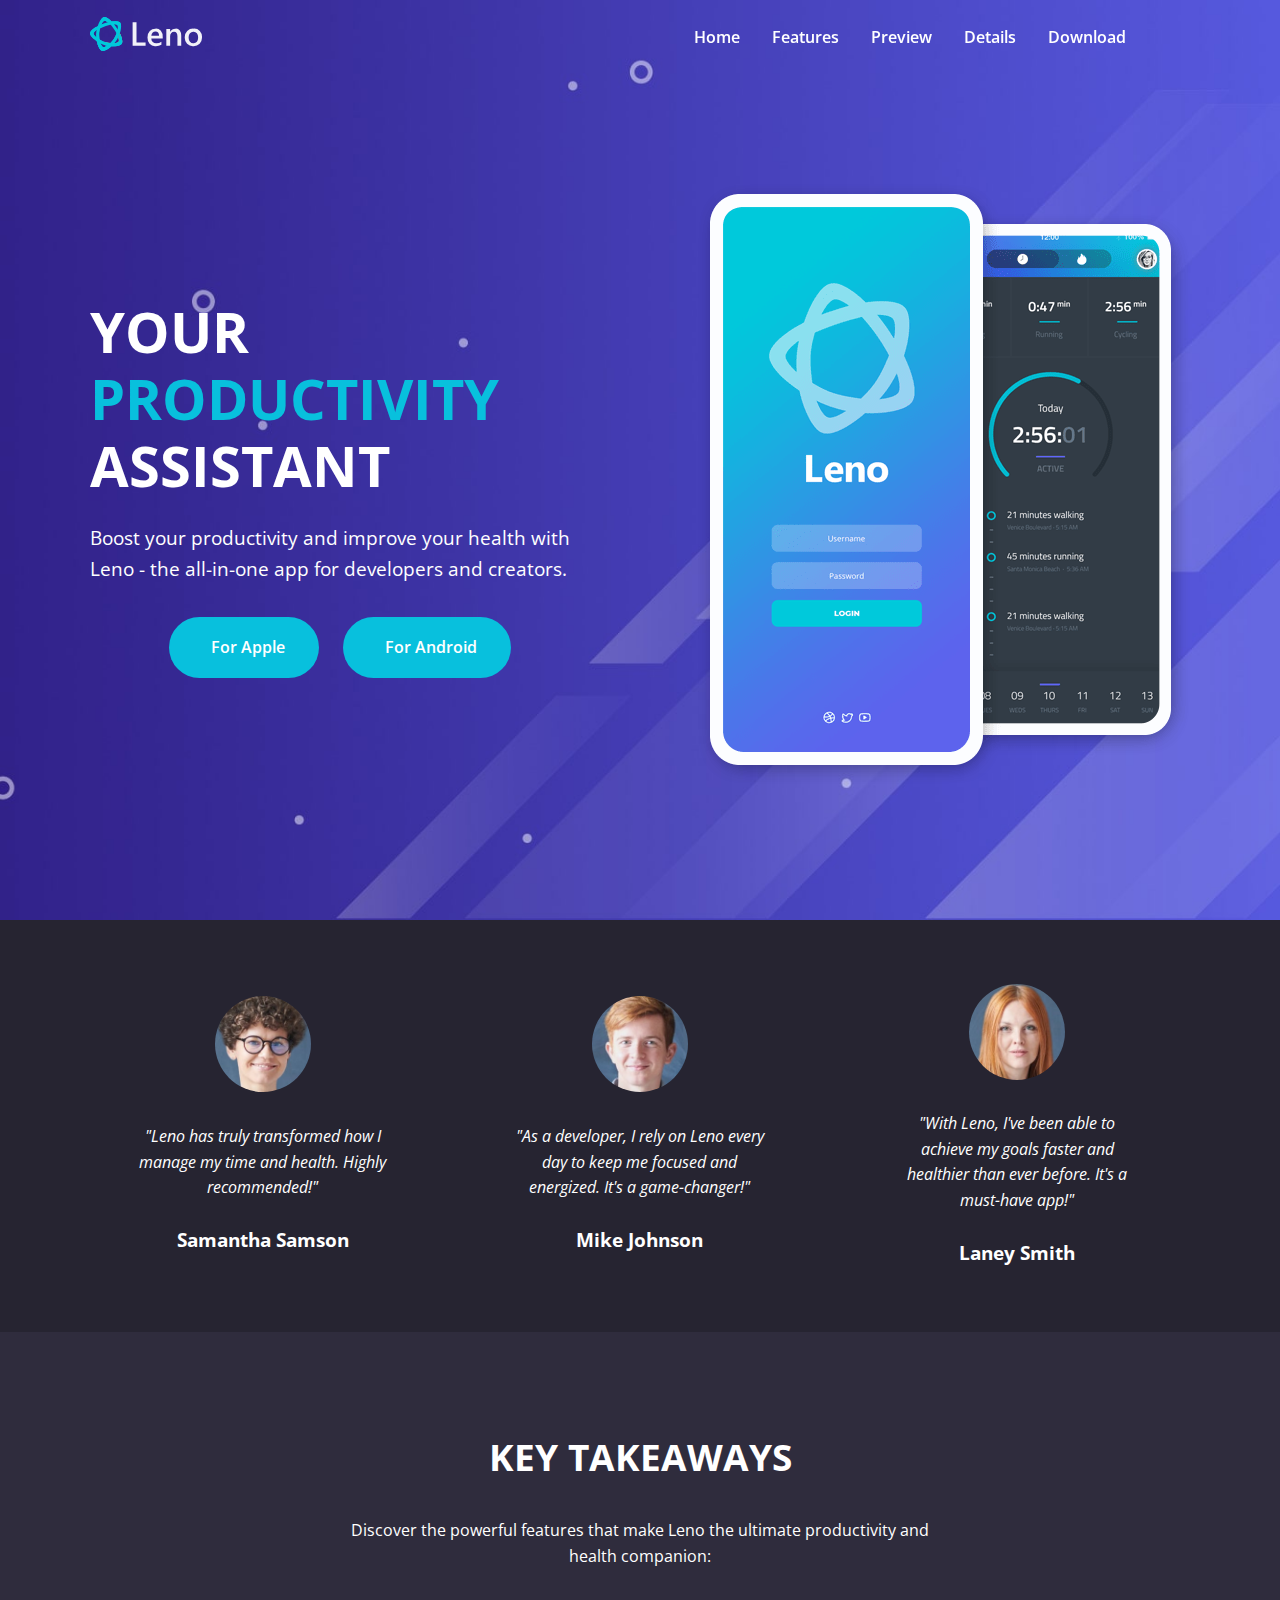
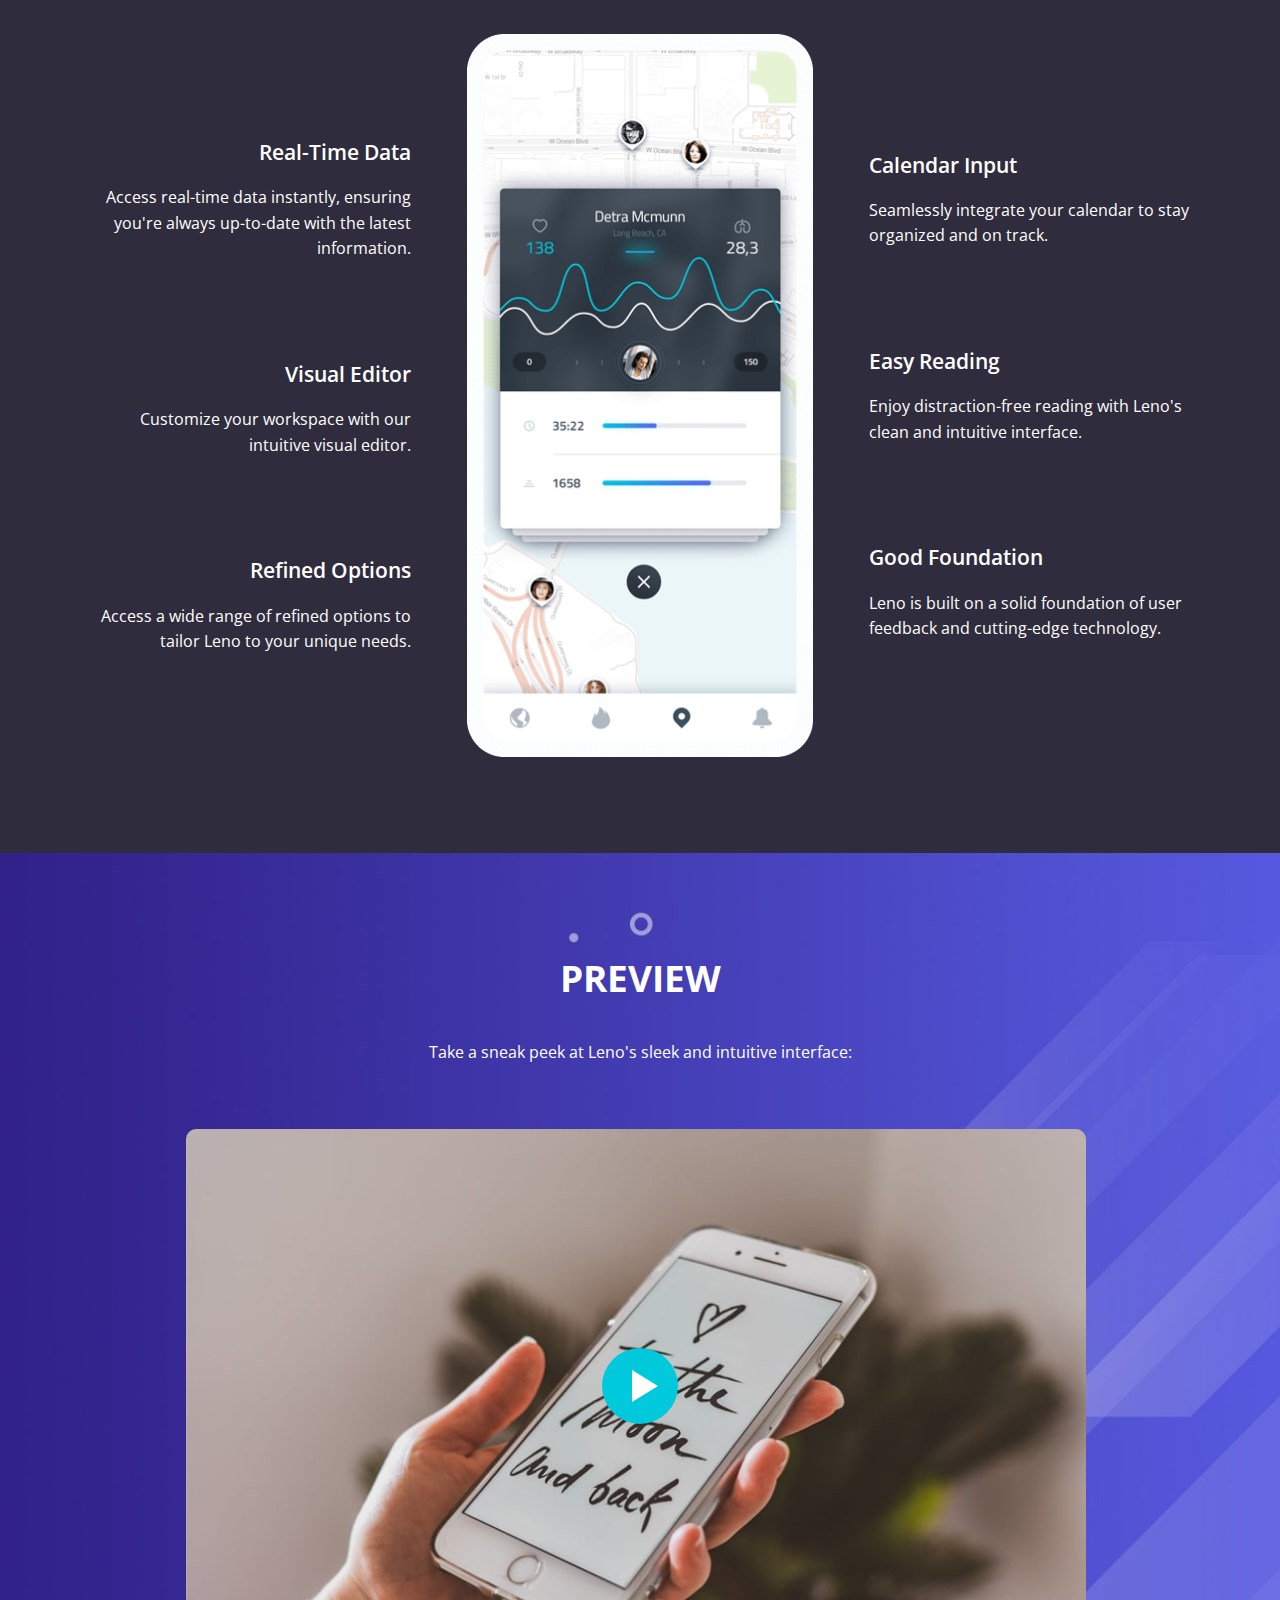
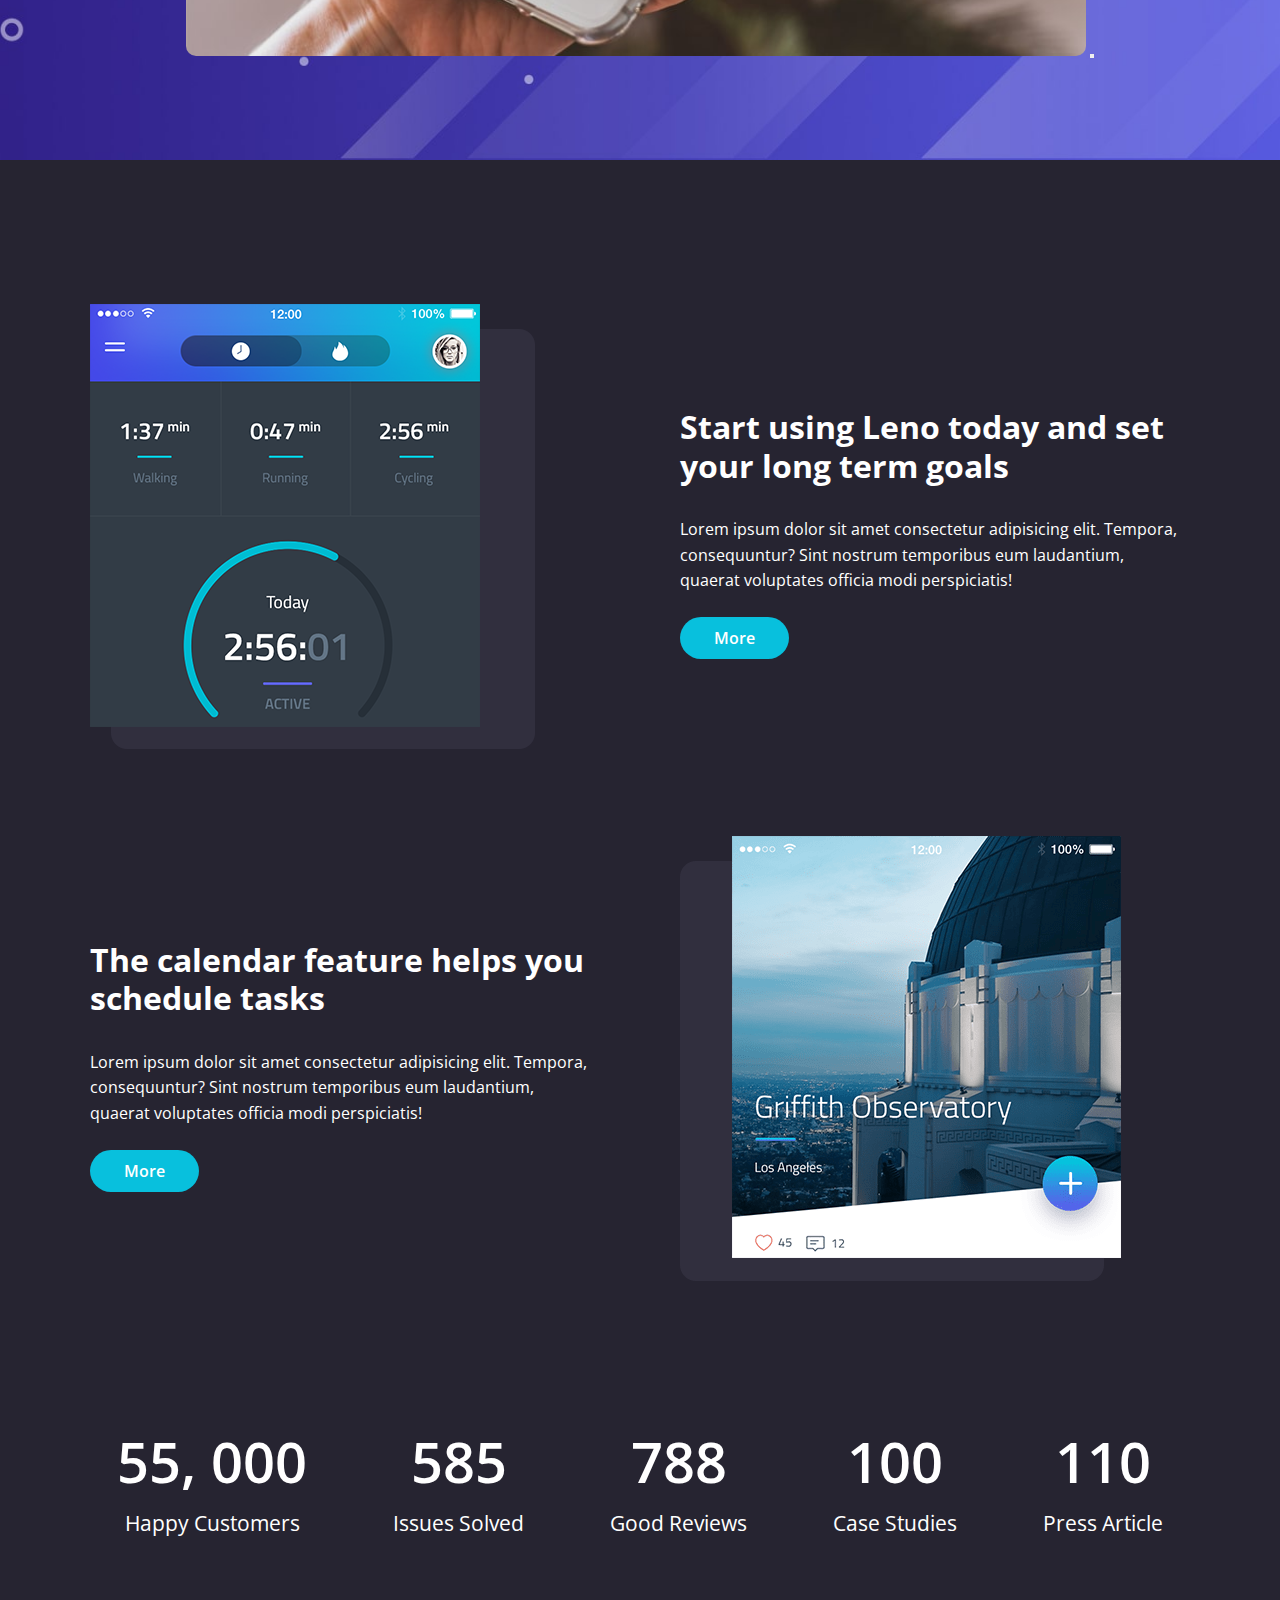
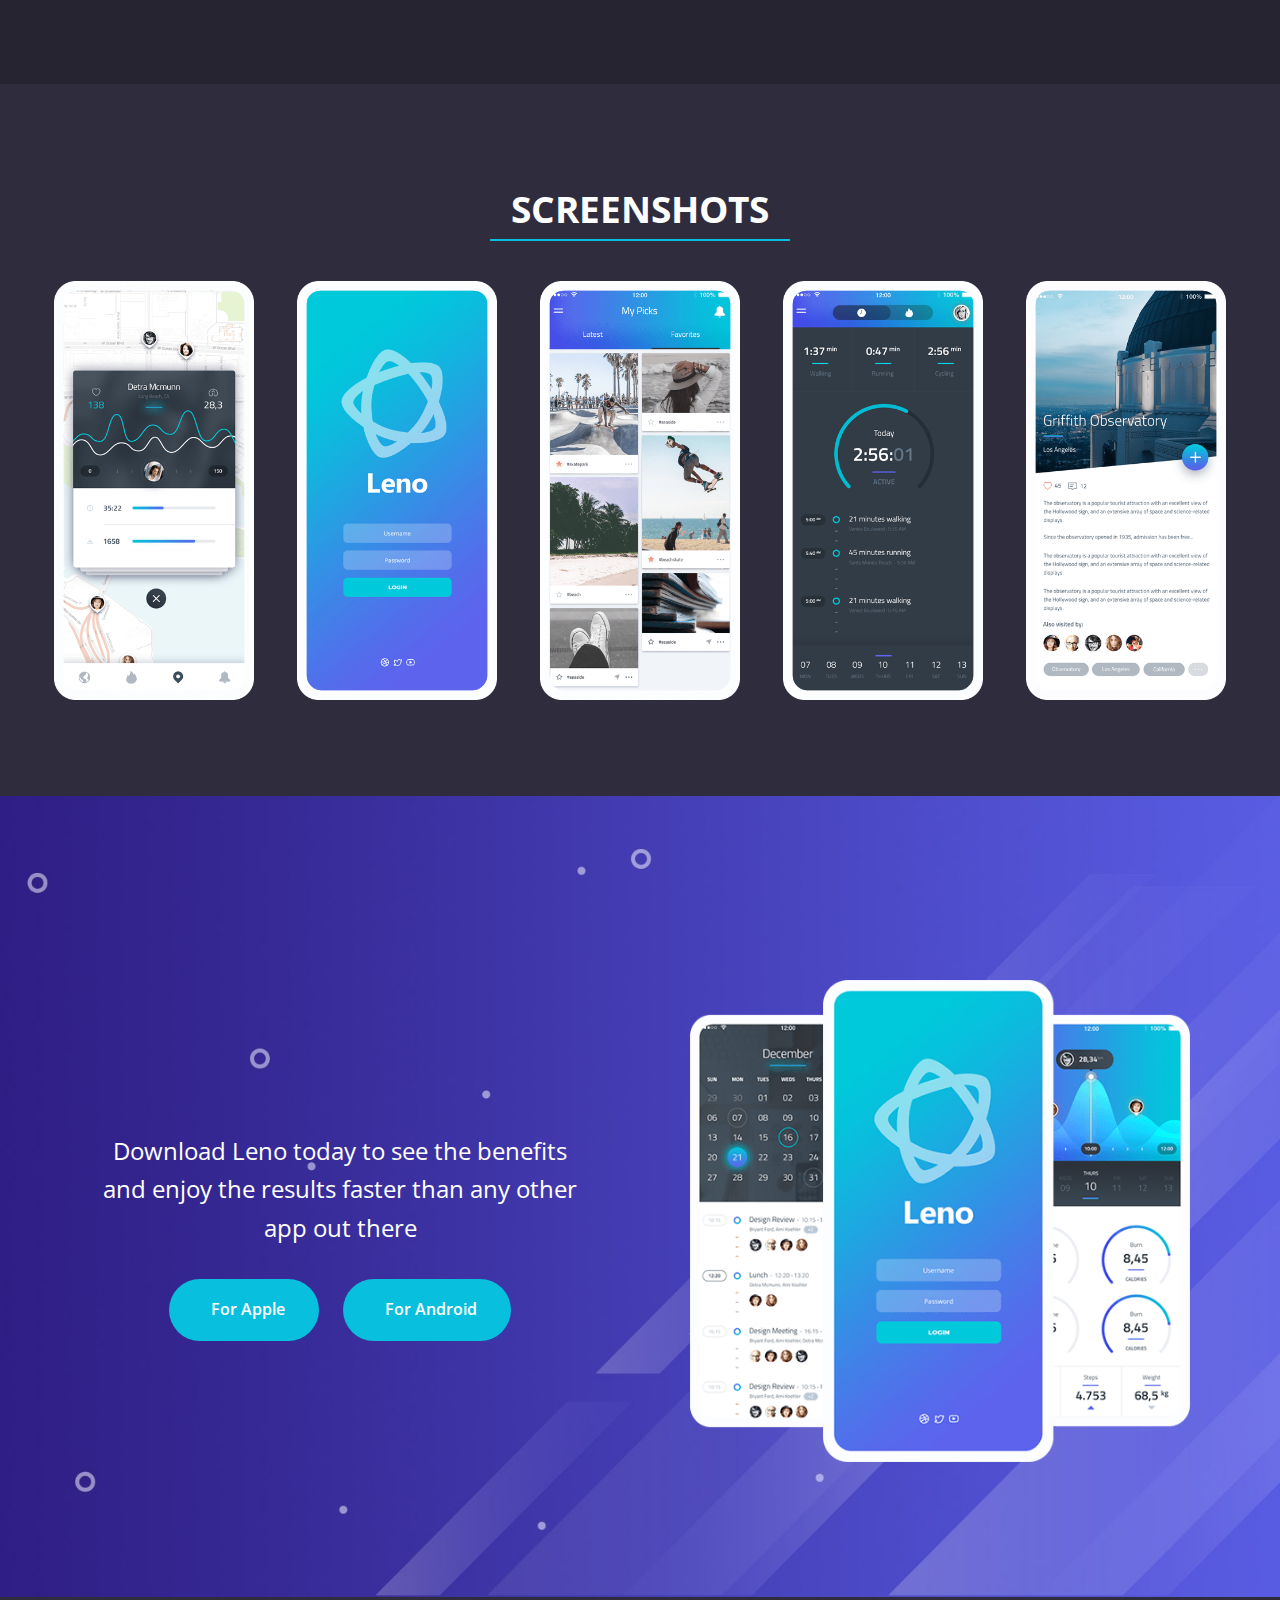
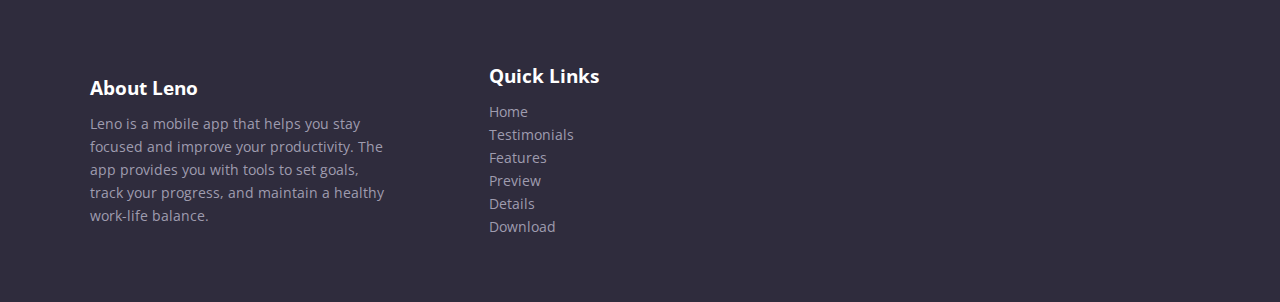
<file: Leno/index.html>
<!DOCTYPE html>
<html lang="en">
  <head>
    <meta charset="UTF-8" />
    <meta name="viewport" content="width=device-width, initial-scale=1.0" />
    <link rel="preconnect" href="https://fonts.googleapis.com" />
    <link rel="preconnect" href="https://fonts.gstatic.com" crossorigin />
    <link
      href="https://fonts.googleapis.com/css2?family=Open+Sans:ital,wght@0,300..800;1,300..800&display=swap"
      rel="stylesheet"
    />
    <link
      rel="stylesheet"
      href="https://cdnjs.cloudflare.com/ajax/libs/font-awesome/6.5.2/css/all.min.css"
      integrity="sha512-SnH5WK+bZxgPHs44uWIX+LLJAJ9/2PkPKZ5QiAj6Ta86w+fsb2TkcmfRyVX3pBnMFcV7oQPJkl9QevSCWr3W6A=="
      crossorigin="anonymous"
      referrerpolicy="no-referrer"
    />
    <link rel="stylesheet" href="./css/styles.css" />
    <link rel="icon" href="./images/favicon.png" />
    <title>Leno App | Health & Productivity</title>
  </head>
  <body>
    <navbar class="navbar">
      <div class="navbar__container container">
        <div class="navbar__logo">
          <img src="./images/logo.svg" alt="Leno" />
        </div>
        <div class="navbar__menu">
          <ul class="navbar__menu-list">
            <li class="navbar__menu-item">
              <a href="index.html" class="navbar__menu-link">Home</a>
            </li>
            <li class="navbar__menu-item">
              <a href="index.html#features" class="navbar__menu-link"
                >Features</a
              >
            </li>
            <li class="navbar__menu-item">
              <a href="index.html#preview" class="navbar__menu-link">Preview</a>
            </li>
            <li class="navbar__menu-item">
              <a href="index.html#details" class="navbar__menu-link">Details</a>
            </li>
            <li class="navbar__menu-item">
              <a href="index.html#download" class="navbar__menu-link"
                >Download</a
              >
            </li>
            <li class="navbar__menu-item">
              <a href="#" class="navbar__menu-link--primary">
                <i class="fa-brands fa-facebook"></i>
              </a>
            </li>
            <li class="navbar__menu-item">
              <a href="#" class="navbar__menu-link--primary">
                <i class="fa-brands fa-twitter"></i>
              </a>
            </li>
          </ul>
        </div>

        <!-- Mobile Menu & Hamburger Icon -->
        <div class="navbar__mobile-menu">
          <div class="navbar__mobile-menu-toggle">
            <i class="fas fa-bars fa-2x"></i>
          </div>
          <!-- Mobile Menu Items -->
          <div class="navbar__mobile-menu-items">
            <ul class="navbar__mobile-menu-list">
              <li class="navbar__mobile-menu-item">
                <a href="index.html" class="navbar__mobile-menu-link">Home</a>
              </li>
              <li class="navbar__mobile-menu-item">
                <a href="index.html#features" class="navbar__mobile-menu-link"
                  >Features</a
                >
              </li>
              <li class="navbar__mobile-menu-item">
                <a href="index.html#preview" class="navbar__mobile-menu-link"
                  >Preview</a
                >
              </li>
              <li class="navbar__mobile-menu-item">
                <a href="index.html#details" class="navbar__mobile-menu-link"
                  >Details</a
                >
              </li>
              <li class="navbar__mobile-menu-item">
                <a href="index.html#download" class="navbar__mobile-menu-link"
                  >Download</a
                >
              </li>
              <li class="navbar__mobile-menu-item">
                <a href="#" class="navbar__mobile-menu-link--primary">
                  <i class="fa-brands fa-facebook"></i>
                </a>
              </li>
              <li class="navbar__mobile-menu-item">
                <a href="#" class="navbar__mobile-menu-link--primary">
                  <i class="fa-brands fa-twitter"></i>
                </a>
              </li>
            </ul>
          </div>
        </div>
      </div>
    </navbar>

    <!-- Hero -->
    <header class="hero">
      <div class="hero__container container">
        <div class="hero__content">
          <h1 class="hero__title">
            Your
            <span class="hero__title--primary">productivity</span> assistant
          </h1>
          <p class="hero__description">
            Boost your productivity and improve your health with Leno - the
            all-in-one app for developers and creators.
          </p>
          <div class="hero__buttons">
            <a href="#download" class="hero__button btn">
              <i class="fa-brands fa-apple"></i> For Apple
            </a>
            <a href="#download" class="hero__button btn">
              <i class="fa-brands fa-android"></i> For Android
            </a>
          </div>
        </div>
        <div class="hero__image">
          <img src="./images/header-smartphones.png" alt="Leno App" />
        </div>
      </div>
    </header>

    <!-- Testimonials -->
    <section class="testimonials" id="testimonials">
      <div class="testimonials__container container">
        <div class="testimonials__card">
          <div class="testimonials__image">
            <img src="./images/testimonial-1.jpg" alt="Testimonial 1" />
          </div>
          <div class="testimonials__card--content">
            <p class="testimonials__card-text">
              "Leno has truly transformed how I manage my time and health.
              Highly recommended!"
            </p>
            <h3 class="testimonials__card-title">Samantha Samson</h3>
          </div>
        </div>

        <div class="testimonials__card">
          <div class="testimonials__image">
            <img src="./images/testimonial-2.jpg" alt="Testimonial 2" />
          </div>
          <div class="testimonials__card--content">
            <p class="testimonials__card-text">
              "As a developer, I rely on Leno every day to keep me focused and
              energized. It's a game-changer!"
            </p>
            <h3 class="testimonials__card-title">Mike Johnson</h3>
          </div>
        </div>

        <div class="testimonials__card">
          <div class="testimonials__image">
            <img src="./images/testimonial-3.jpg" alt="Testimonial 3" />
          </div>
          <div class="testimonials__card--content">
            <p class="testimonials__card-text">
              "With Leno, I've been able to achieve my goals faster and
              healthier than ever before. It's a must-have app!"
            </p>
            <h3 class="testimonials__card-title">Laney Smith</h3>
          </div>
        </div>
      </div>
    </section>

    <!-- Features -->
    <section class="features" id="features">
      <div class="features__container container">
        <div class="features__content">
          <h2 class="features__title">Key Takeaways</h2>
          <p class="features__description">
            Discover the powerful features that make Leno the ultimate
            productivity and health companion:
          </p>
          <div class="features__grid">
            <!-- Grid Column 1 -->
            <div class="features__grid-column features__grid-column-left">
              <!-- Grid Item 1 -->
              <div class="features__grid-item">
                <div class="features__grid-item-text">
                  <h4 class="features__grid-item-text-title">Real-Time Data</h4>
                  <p class="features__grid-item-text-description">
                    Access real-time data instantly, ensuring you're always
                    up-to-date with the latest information.
                  </p>
                </div>
                <div class="features__grid-item-icon">
                  <i class="fas fa-rocket fa-4x"></i>
                </div>
              </div>
              <!-- Grid Item 2 -->
              <div class="features__grid-item">
                <div class="features__grid-item-text">
                  <h4 class="features__grid-item-text-title">Visual Editor</h4>
                  <p class="features__grid-item-text-description">
                    Customize your workspace with our intuitive visual editor.
                  </p>
                </div>
                <div class="features__grid-item-icon">
                  <i class="fas fa-code fa-4x"></i>
                </div>
              </div>
              <!-- Grid Item 3 -->
              <div class="features__grid-item">
                <div class="features__grid-item-text">
                  <h4 class="features__grid-item-text-title">
                    Refined Options
                  </h4>
                  <p class="features__grid-item-text-description">
                    Access a wide range of refined options to tailor Leno to
                    your unique needs.
                  </p>
                </div>
                <div class="features__grid-item-icon">
                  <i class="fas fa-gem fa-4x"></i>
                </div>
              </div>
            </div>

            <!-- Grid Column 2 -->
            <div class="features__grid-column features__grid-column-center">
              <img src="./images/features-smartphone-1.png" alt="" />
            </div>

            <!-- Grid Column 3 -->
            <div class="features__grid-column features__grid-column-right">
              <!-- Grid Item 1 -->
              <div class="features__grid-item">
                <div class="features__grid-item-text">
                  <h4 class="features__grid-item-text-title">Calendar Input</h4>
                  <p class="features__grid-item-text-description">
                    Seamlessly integrate your calendar to stay organized and on
                    track.
                  </p>
                </div>
                <div class="features__grid-item-icon">
                  <i class="fas fa-calendar fa-4x"></i>
                </div>
              </div>
              <!-- Grid Item 2 -->
              <div class="features__grid-item">
                <div class="features__grid-item-text">
                  <h4 class="features__grid-item-text-title">Easy Reading</h4>
                  <p class="features__grid-item-text-description">
                    Enjoy distraction-free reading with Leno's clean and
                    intuitive interface.
                  </p>
                </div>
                <div class="features__grid-item-icon">
                  <i class="fas fa-book fa-4x"></i>
                </div>
              </div>
              <!-- Grid Item 3 -->
              <div class="features__grid-item">
                <div class="features__grid-item-text">
                  <h4 class="features__grid-item-text-title">
                    Good Foundation
                  </h4>
                  <p class="features__grid-item-text-description">
                    Leno is built on a solid foundation of user feedback and
                    cutting-edge technology.
                  </p>
                </div>
                <div class="features__grid-item-icon">
                  <i class="fas fa-cube fa-4x"></i>
                </div>
              </div>
            </div>
          </div>
        </div>
      </div>
    </section>

    <!-- Modal -->
    <div class="modal" id="videoModal">
      <div class="modal__content">
        <span class="modal__close-button">&times;</span>
        <iframe
          src=""
          frameborder="0"
          id="videoPlayer"
          width="560"
          height="315"
          frameborder="0"
          allowfullscreen
        ></iframe>
      </div>
    </div>

    <!-- Preview -->
    <section class="preview" id="preview">
      <div class="preview__container container">
        <div class="preview__content">
          <h2 class="preview__title">Preview</h2>
          <p class="preview__description">
            Take a sneak peek at Leno's sleek and intuitive interface:
          </p>
          <div class="preview__image-container">
            <div class="preview__video-wrapper">
              <img src="./images/video-frame.jpg" alt="preview" />
              <button class="preview__video-button">
                <span class="preview__video-play-button">
                  <span></span>
                </span>
              </button>
            </div>
          </div>
        </div>
      </div>
    </section>

    <!-- Details -->
    <section class="details" id="details">
      <div class="details__container container">
        <div class="details__grid">
          <!-- Grid Item 1 -->
          <div class="details__grid-image">
            <img src="./images/details-1.png" alt="Leno App" />
          </div>
          <!-- Grid Item 2 -->
          <div class="details__grid-content">
            <h3 class="details__grid-heading">
              Start using Leno today and set your long term goals
            </h3>
            <p class="details__grid-description">
              Lorem ipsum dolor sit amet consectetur adipisicing elit. Tempora,
              consequuntur? Sint nostrum temporibus eum laudantium, quaerat
              voluptates officia modi perspiciatis!
            </p>
            <a href="details.html" class="details__grid-button btn">More</a>
          </div>
          <!-- Grid Item 3 -->
          <div class="details__grid-content">
            <h3 class="details__grid-heading">
              The calendar feature helps you schedule tasks
            </h3>
            <p class="details__grid-description">
              Lorem ipsum dolor sit amet consectetur adipisicing elit. Tempora,
              consequuntur? Sint nostrum temporibus eum laudantium, quaerat
              voluptates officia modi perspiciatis!
            </p>
            <a href="details.html" class="details__grid-button btn">More</a>
          </div>
          <!-- Grid Item 4 -->
          <div class="details__grid-image">
            <img src="./images/details-2.png" alt="Leno App" />
          </div>
        </div>

        <!-- Icons -->
        <div class="details__icons">
          <div class="details__icons-item">
            <i class="fas fa-users fa-4x"></i>
            <div class="details__icons-amount">55, 000</div>
            <h4 class="details__icons-title">Happy Customers</h4>
          </div>
          <div class="details__icons-item">
            <i class="fas fa-code fa-4x"></i>
            <div class="details__icons-amount">585</div>
            <h4 class="details__icons-title">Issues Solved</h4>
          </div>
          <div class="details__icons-item">
            <i class="fas fa-comments fa-4x"></i>
            <div class="details__icons-amount">788</div>
            <h4 class="details__icons-title">Good Reviews</h4>
          </div>
          <div class="details__icons-item">
            <i class="fas fa-rocket fa-4x"></i>
            <div class="details__icons-amount">100</div>
            <h4 class="details__icons-title">Case Studies</h4>
          </div>
          <div class="details__icons-item">
            <i class="fas fa-edit fa-4x"></i>
            <div class="details__icons-amount">110</div>
            <h4 class="details__icons-title">Press Article</h4>
          </div>
        </div>
      </div>
    </section>

    <!-- Screenshots -->
    <section class="screenshots" id="screenshots">
      <div class="screenshots__container container">
        <div class="screenshots__content">
          <h2 class="screenshots__title">Screenshots</h2>
          <div class="screenshots__images">
            <img src="./images/screenshot-1.png" alt="Screenshot" />
            <img src="./images/screenshot-2.png" alt="Screenshot" />
            <img src="./images/screenshot-3.png" alt="Screenshot" />
            <img src="./images/screenshot-4.png" alt="Screenshot" />
            <img src="./images/screenshot-5.png" alt="Screenshot" />
          </div>
        </div>
      </div>
    </section>

    <!-- Download -->
    <section class="download" id="download">
      <div class="download__container container">
        <div class="download__content">
          <p class="download__description">
            Download Leno today to see the benefits and enjoy the results faster
            than any other app out there
          </p>
          <div class="download__buttons">
            <a href="details.html" class="download__button btn">
              <i class="fa-brands fa-apple"></i> For Apple
            </a>
            <a href="details.html" class="download__button btn">
              <i class="fa-brands fa-android"></i> For Android
            </a>
          </div>
        </div>
        <div class="download__image">
          <img src="./images/download.png" alt="Download" />
        </div>
      </div>
    </section>

    <!-- Footer -->
    <footer class="footer">
      <div class="footer__container container">
        <div class="footer__about">
          <h4 class="footer__title">About Leno</h4>
          <p class="footer__description">
            Leno is a mobile app that helps you stay focused and improve your
            productivity. The app provides you with tools to set goals, track
            your progress, and maintain a healthy work-life balance.
          </p>
        </div>

        <div class="footer__links">
          <h4 class="footer__title">Quick Links</h4>
          <ul class="footer__links-list">
            <li class="footer__links-item">
              <a href="index.html" class="footer__links-link"> Home </a>
            </li>
            <li class="footer__links-item">
              <a href="index.html#testimonials" class="footer__links-link">
                Testimonials
              </a>
            </li>
            <li class="footer__links-item">
              <a href="index.html#features" class="footer__links-link">
                Features
              </a>
            </li>
            <li class="footer__links-item">
              <a href="index.html#preview" class="footer__links-link">
                Preview
              </a>
            </li>
            <li class="footer__links-item">
              <a href="index.html#details" class="footer__links-link">
                Details
              </a>
            </li>
            <li class="footer__links-item">
              <a href="index.html#download" class="footer__links-link">
                Download
              </a>
            </li>
          </ul>
        </div>

        <div class="footer__social">
          <a href="#" class="footer__social-link">
            <i class="fa-brands fa-facebook fa-3x"></i>
          </a>
          <a href="#" class="footer__social-link">
            <i class="fa-brands fa-twitter fa-3x"></i>
          </a>
          <a href="#" class="footer__social-link">
            <i class="fa-brands fa-instagram fa-3x"></i>
          </a>
          <a href="#" class="footer__social-link">
            <i class="fa-brands fa-linkedin fa-3x"></i>
          </a>
        </div>
      </div>
    </footer>

    <script src="./js/script.js"></script>
  </body>
</html>
</file>
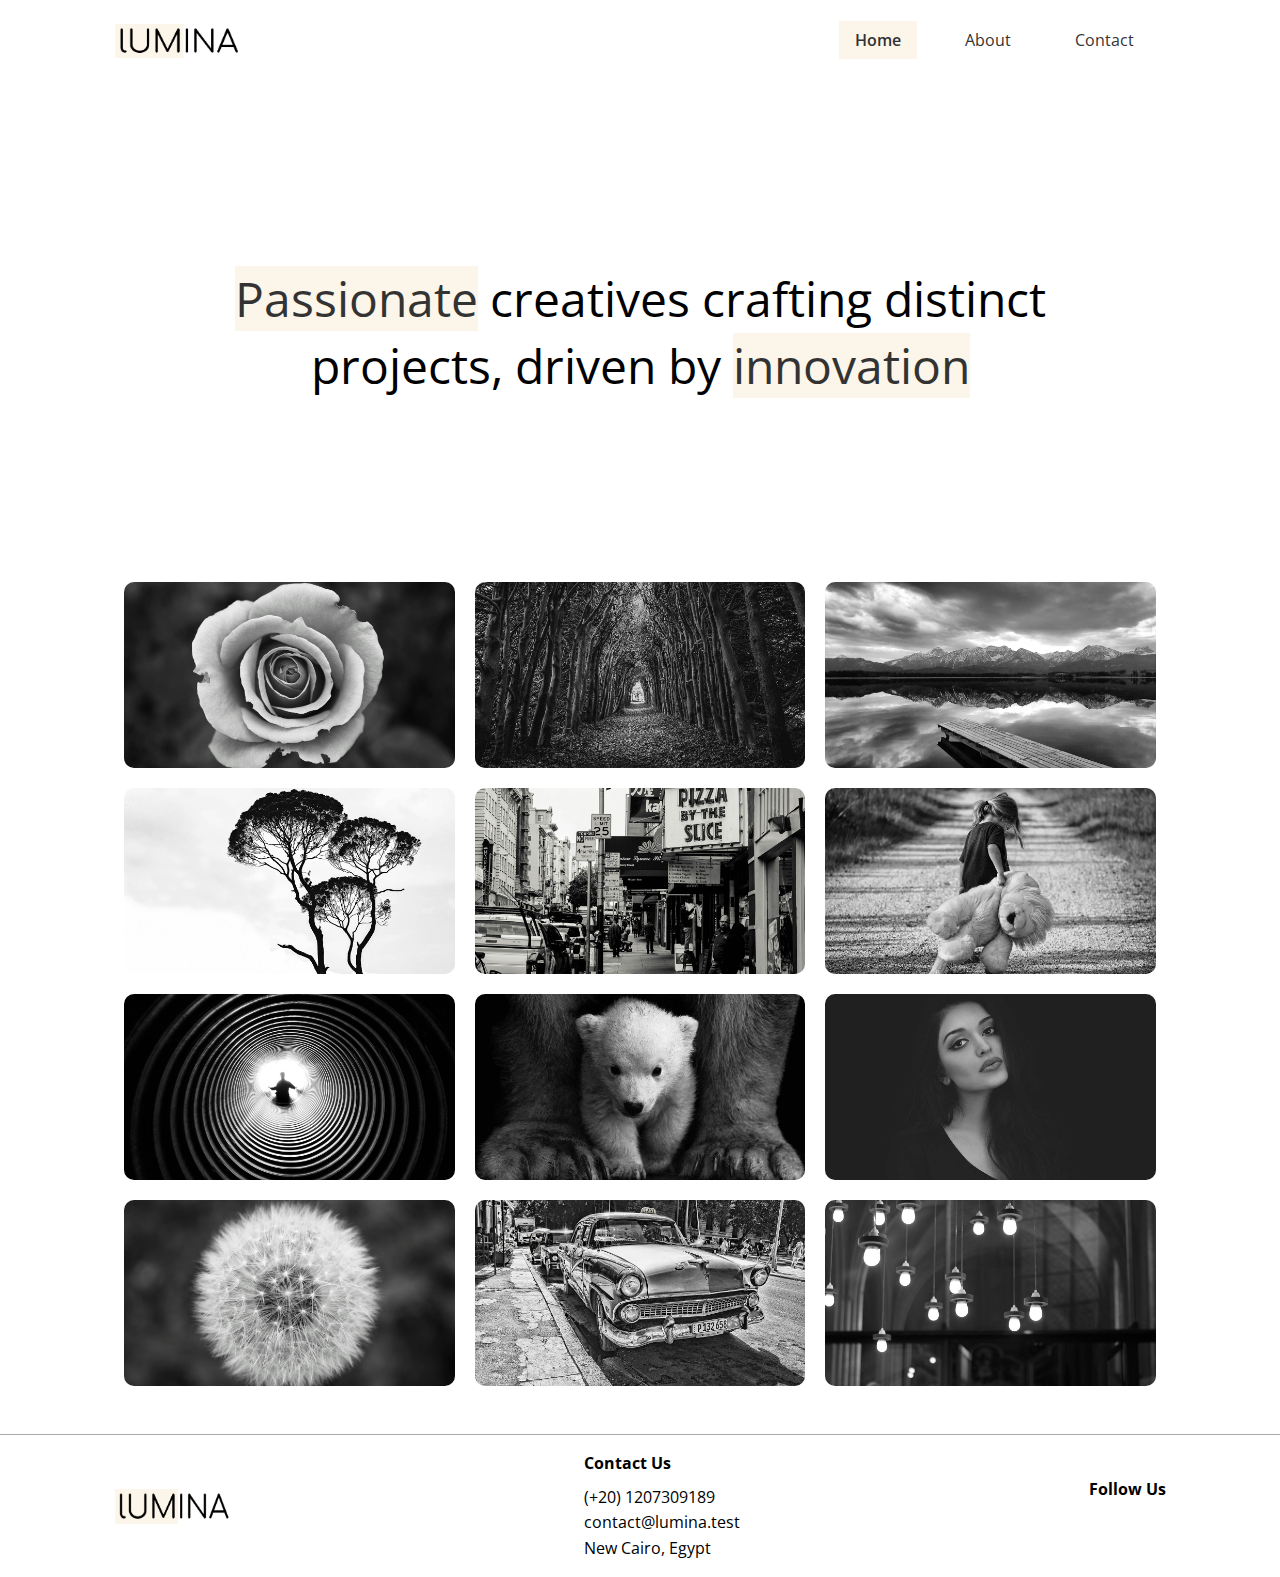
<file: Lumina/index.html>
<!DOCTYPE html>
<html lang="en">
<head>
    <meta charset="UTF-8">
    <meta name="viewport" content="width=device-width, initial-scale=1.0">
    <title>Lumina</title>
    <link rel="stylesheet" href="lumina.css">
    <link rel="preconnect" href="https://fonts.googleapis.com">
    <link rel="preconnect" href="https://fonts.gstatic.com" crossorigin>
    <link href="https://fonts.googleapis.com/css2?family=Montserrat:ital,wght@0,100..900;1,100..900&family=Open+Sans:ital,wght@0,300..800;1,300..800&family=Poppins:wght@400;500;600;700&display=swap" rel="stylesheet">
    <link rel="stylesheet" href="https://cdnjs.cloudflare.com/ajax/libs/font-awesome/6.6.0/css/all.min.css" integrity="sha512-Kc323vGBEqzTmouAECnVceyQqyqdsSiqLQISBL29aUW4U/M7pSPA/gEUZQqv1cwx4OnYxTxve5UMg5GT6L4JJg==" crossorigin="anonymous" referrerpolicy="no-referrer" />
    <link rel="icon" href="images/favicon.ico">
</head>
<body>

    <header>
        <div class="container header-flex">
            <img class="logo" src="images/logo.png" alt="">
               <ul class="main-nav">
                <li><a class="home" href="index.html">Home</a></li>
                <li><a href="about.html">About</a></li>
                <li><a href="contact.html">Contact</a></li>
               </ul> 
        </div>
    </header>

    <section class="hero">
        <div class="container container-sm">
          <h2>
            <span class="bg-primary">Passionate</span> creatives crafting distinct
            projects, driven by <span class="bg-primary">innovation</span>
          </h2>
        </div>
      </section>

      <section class="gallery">
        <div class="container gallery-flex">
            <img class="gallery-item" src="images/image1.jpg" alt="">
            <img class="gallery-item" src="images/image2.jpg" alt="">
            <img class="gallery-item" src="images/image3.jpg" alt="">
            <img class="gallery-item" src="images/image4.jpg" alt="">
            <img class="gallery-item" src="images/image5.jpg" alt="">
            <img class="gallery-item" src="images/image6.jpg" alt="">
            <img class="gallery-item" src="images/image7.jpg" alt="">
            <img class="gallery-item" src="images/image8.jpg" alt="">
            <img class="gallery-item" src="images/image9.jpg" alt="">
            <img class="gallery-item" src="images/image10.jpg" alt="">
            <img class="gallery-item" src="images/image11.jpg" alt="">
            <img class="gallery-item" src="images/image12.jpg" alt="">
        </div>
      </section>

      <footer class="footer">
        <div class="container footer-flex">
          <img src="images/logo.png" alt="Lumina Creative" />
  
          <div>
            <h4>Contact Us</h4>
            <ul>
              <li>(+20) 1207309189</li>
              <li>contact@lumina.test</li>
              <li>New Cairo, Egypt</li>
            </ul>
          </div>
  
          <div>
            <h4>Follow Us</h4>
            <a href="#"><i class="fab fa-facebook fa-2x"></i></a>
            <a href="#"><i class="fab fa-twitter fa-2x"></i></a>
            <a href="#"><i class="fab fa-instagram fa-2x"></i></a>
            <a href="#"><i class="fab fa-pinterest fa-2x"></i></a>
            <a href="#"><i class="fab fa-tumblr fa-2x"></i></a>
          </div>
        </div>
      </footer>
    
</body>
</html>
</file>
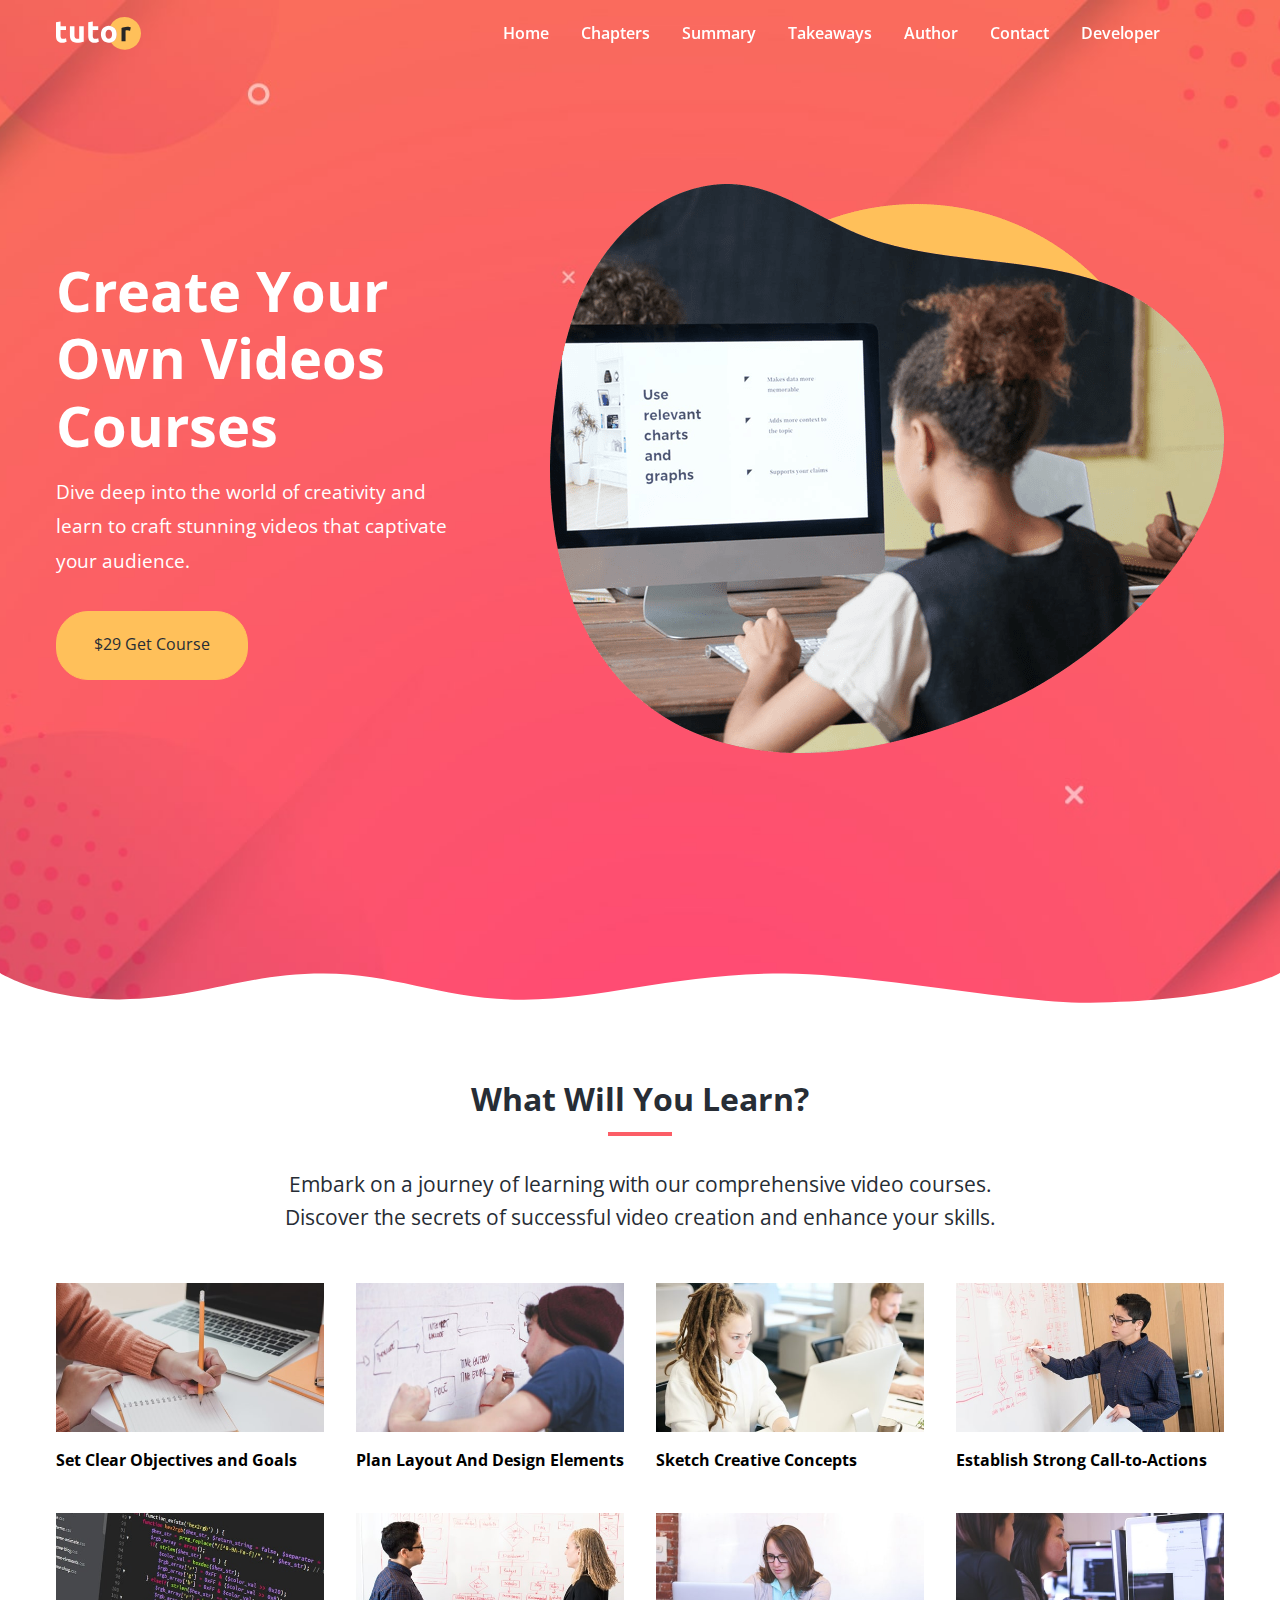
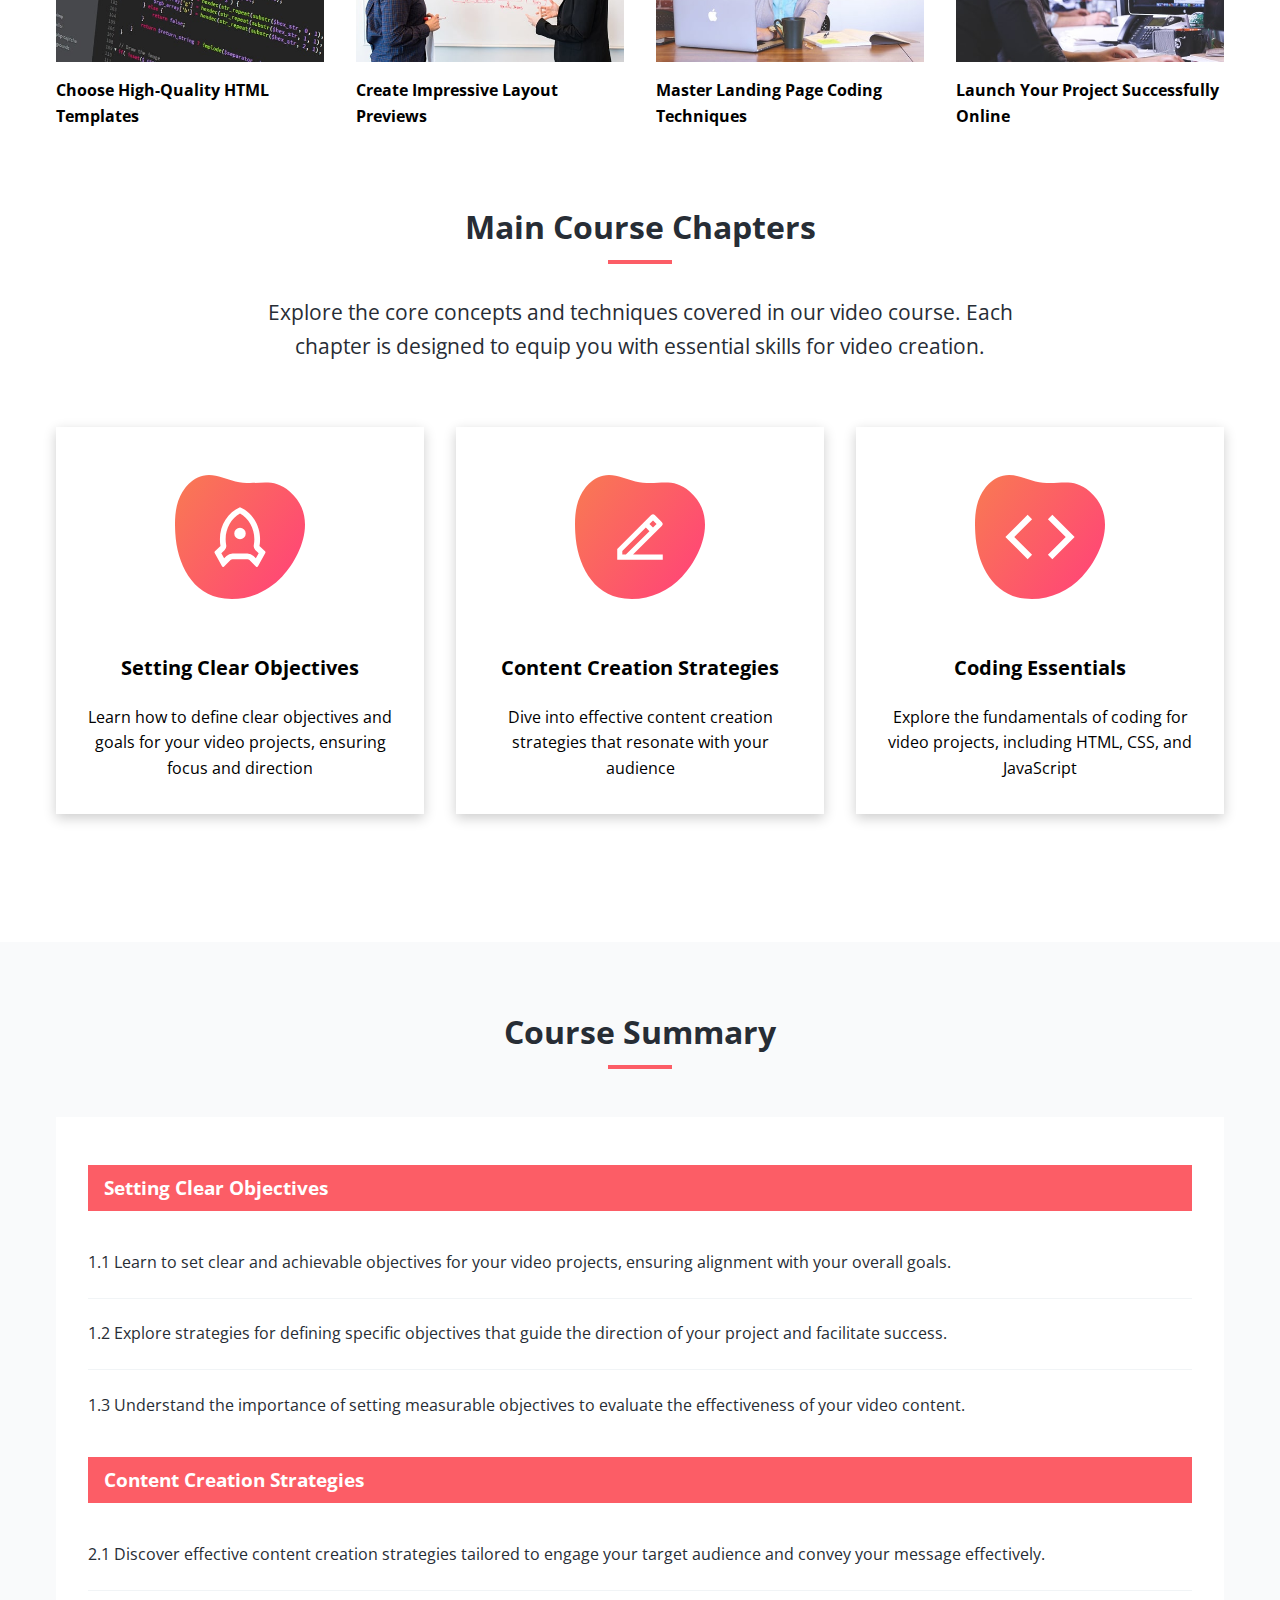
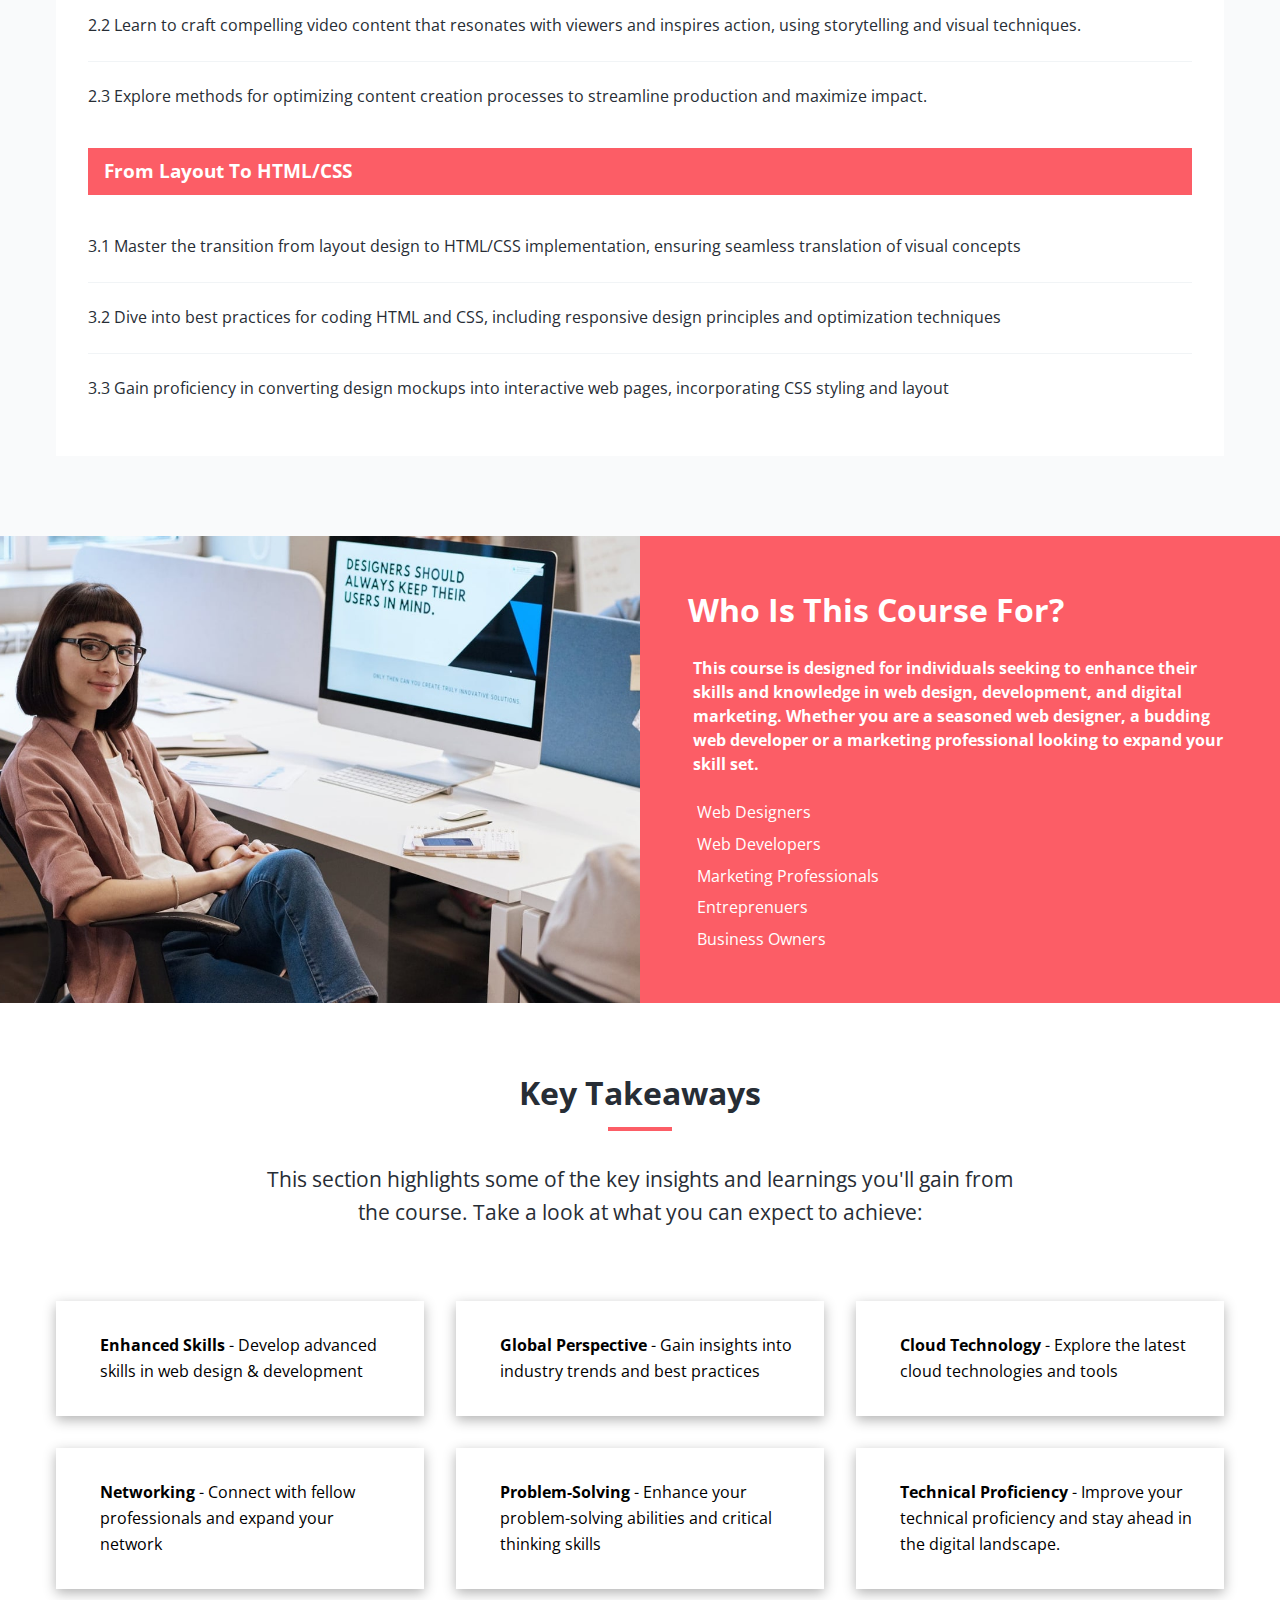
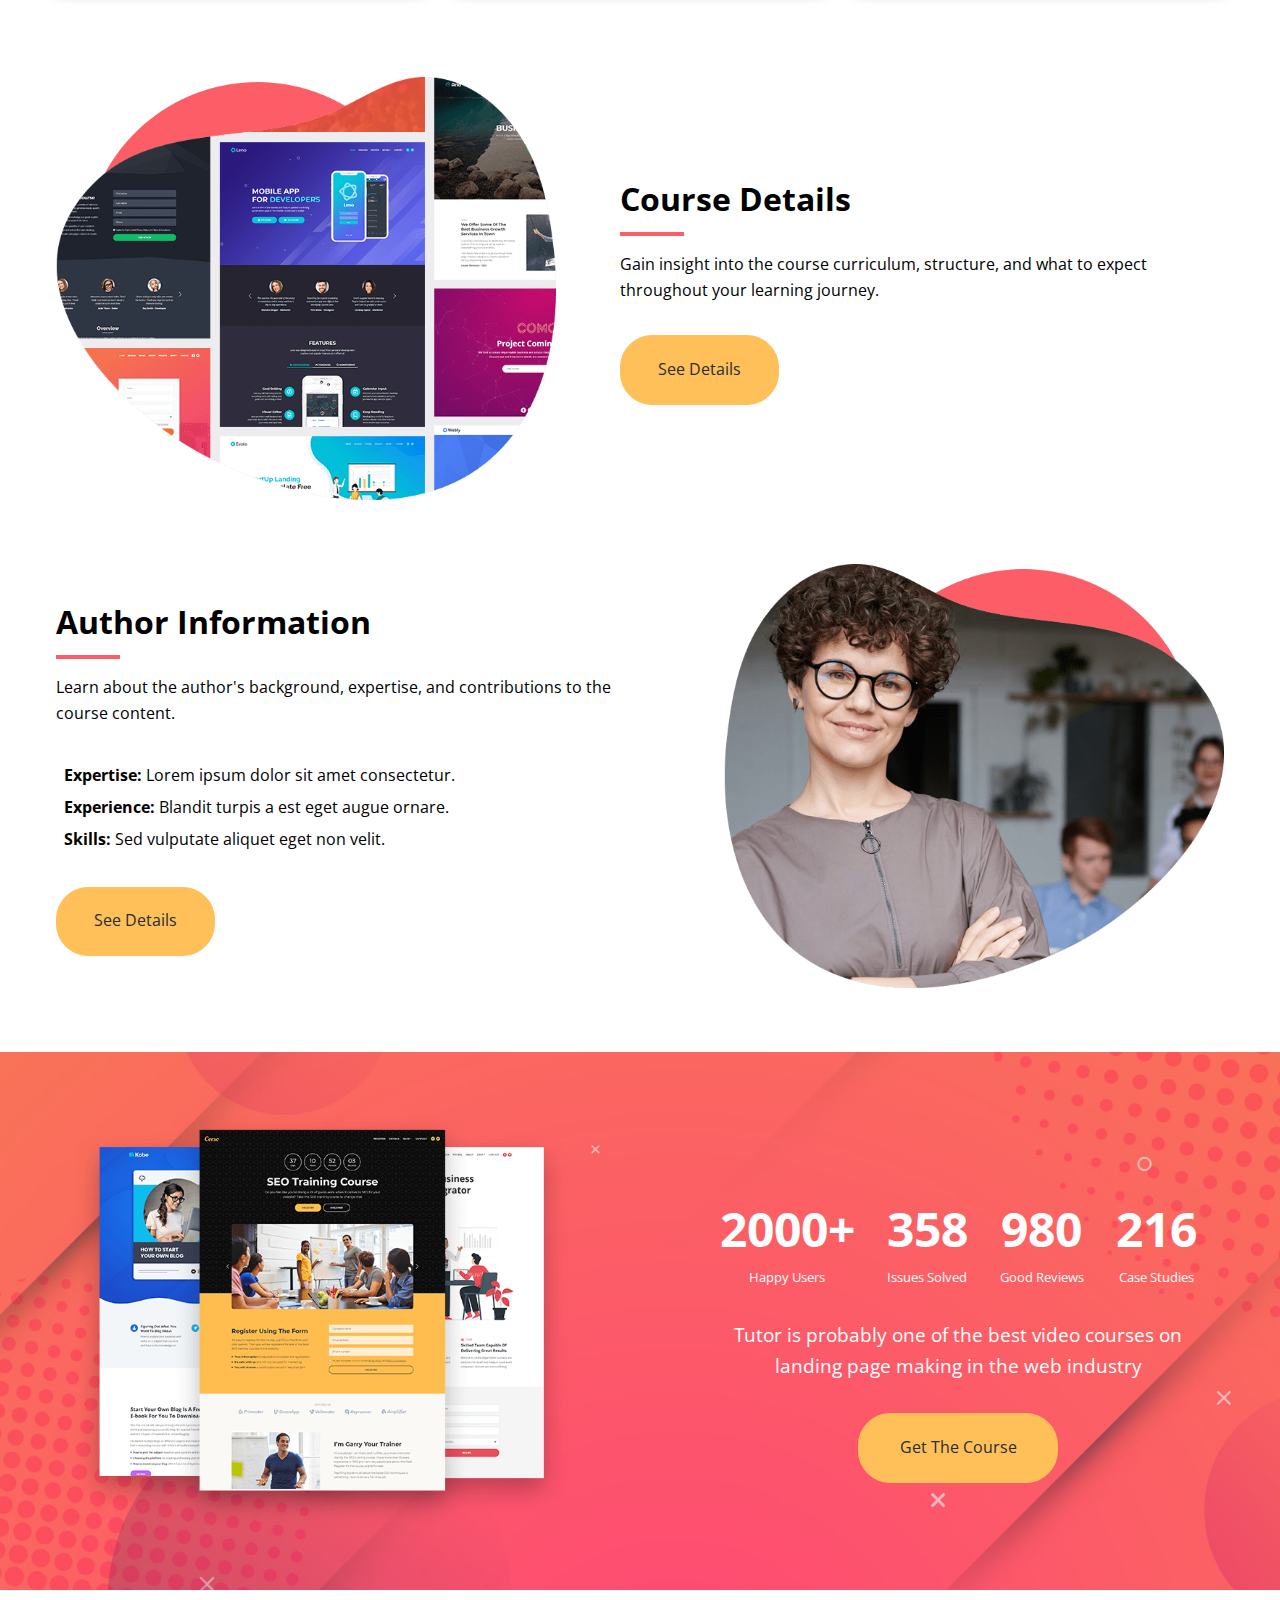
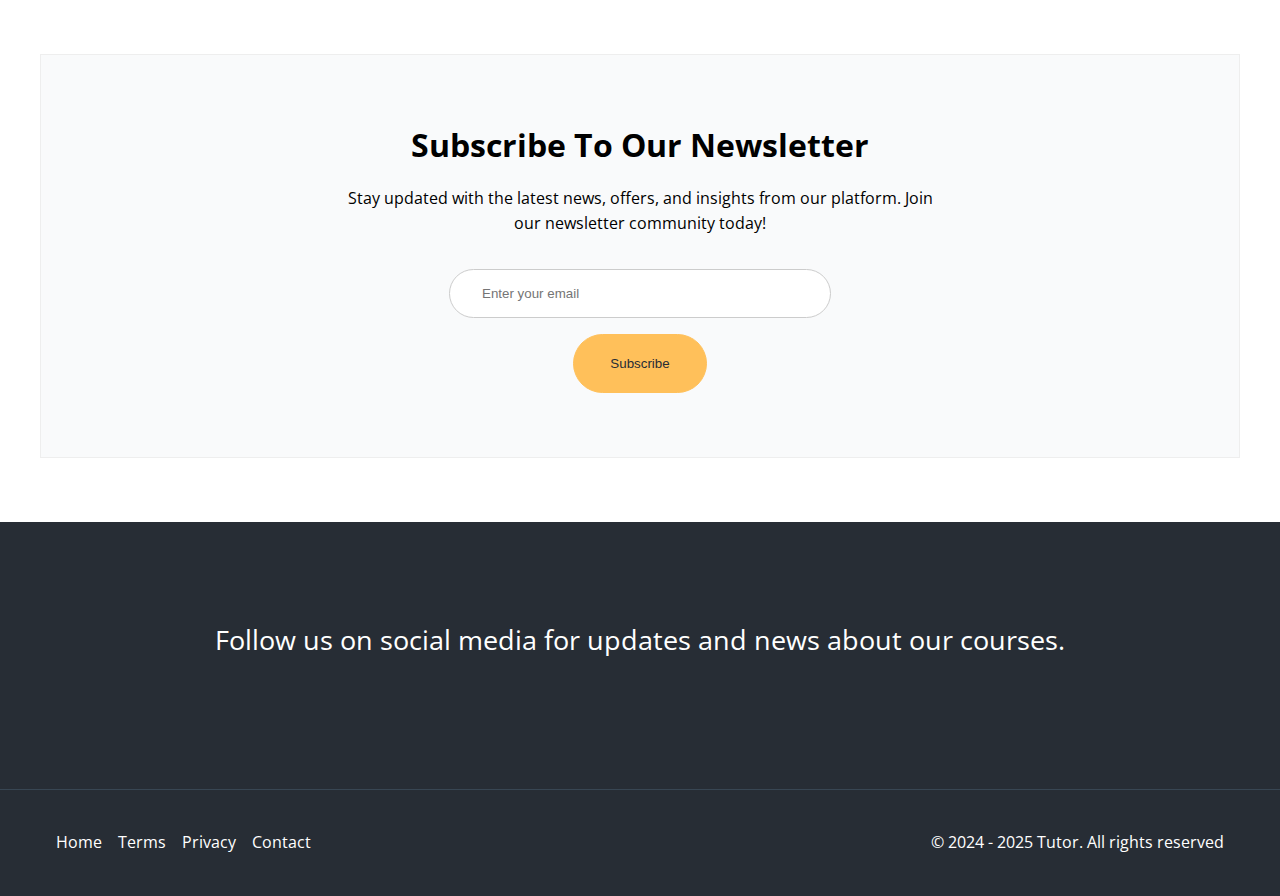
<file: Tutor/index.html>
<!DOCTYPE html>
<html lang="en">
<head>
    <meta charset="UTF-8">
    <meta name="viewport" content="width=device-width, initial-scale=1.0">
    <title>Welcome to Tutor</title>
    <link rel="stylesheet" href="css/styles.css">
    <link rel="stylesheet" href="https://cdnjs.cloudflare.com/ajax/libs/font-awesome/6.7.1/css/all.min.css" 
    integrity="sha512-5Hs3dF2AEPkpNAR7UiOHba+lRSJNeM2ECkwxUIxC1Q/FLycGTbNapWXB4tP889k5T5Ju8fs4b1P5z/iB4nMfSQ==" 
    crossorigin="anonymous" referrerpolicy="no-referrer" />
    <link rel="preconnect" href="https://fonts.googleapis.com">
    <link rel="preconnect" href="https://fonts.gstatic.com" crossorigin>
    <link href="https://fonts.googleapis.com/css2?family=Open+Sans:ital,wght@0,300..800;1,300..800&display=swap" rel="stylesheet">
    <link rel="icon" href="images/favicon.png">
</head>
<body>
    <nav class="navbar">
        <div class="navbar-flex container">
            <img src="images/logo.svg" alt="Tutor">
            <div class="main-menu-items">
                <ul class="main-menu-list">
                  <li>
                    <a href="index.html">Home</a>
                  </li>
                  <li>
                    <a href="index.html#chapters">Chapters</a>
                  </li>
                  <li>
                    <a href="index.html#summary">Summary</a>
                  </li>
                  <li>
                    <a href="index.html#takeaways">Takeaways</a>
                  </li>
                  <li>
                    <a href="index.html#author">Author</a>
                  </li>
                  <li>
                    <a href="contact.html">Contact</a>
                  </li>
                  <li>
                    <a href="developer.html">Developer</a>
                </li>
                    <li>
                        <a href="facebook.com" target="_blank">
                            <i class="fa-brands fa-facebook"></i>
                        </a>
                    </li>
                    <li>
                        <a href="x.com" target="_blank">
                            <i class="fa-brands fa-x-twitter"></i>
                        </a>
                    </li>
                </ul>
            </div>

            <div class="mobile-menu">
                <!-- Hamburger button -->
                <div class="mobile-menu-toggle">
                  <i class="fas fa-bars fa-2x"></i>
                </div>
                <!-- Mobile Menu Items -->
                <div class="mobile-menu-items">
                  <ul class="mobile-menu-list">
                    <li>
                      <a href="index.html">Home</a>
                    </li>
                    <li>
                      <a href="index.html#chapters">Chapters</a>
                    </li>
                    <li>
                      <a href="index.html#summary">Summary</a>
                    </li>
                    <li>
                      <a href="index.html#takeaways">Takeaways</a>
                    </li>
                    <li>
                      <a href="index.html#author">Author</a>
                    </li>
                    <li>
                      <a href="contact.html">Contact</a>
                    </li>
                    <li>
                      <a href="developer.html">Developer</a>
                  </li>
                    <li>
                      <a
                        href="https://facebook.com"
                        target="_blank"
                        aria-label="Follow Us On Facebook"
                      >
                        <i class="fa-brands fa-facebook"></i>
                      </a>
                    </li>
                    <li>
                      <a
                        href="https://twitter.com"
                        target="_blank"
                        aria-label="Follow Us On Twitter"
                      >
                        <i class="fa-brands fa-twitter"></i>
                      </a>
                    </li>
                  </ul>
                </div>
              </div>
        </div>
    </nav>

    <!-- Hero -->
     <header class="hero">
        <div class="container hero-flex">
            <div class="hero-content">
                <h1>Create Your Own Videos Courses</h1>
                <p>
                    Dive deep into the world of creativity and learn to craft stunning
                    videos that captivate your audience.
                  </p>
                  <a href="#" class="btn">$29 Get Course</a>
            </div>
            <img src="images/header-course.png" alt="Hero">
        </div>
        <svg
        class="frame-decoration"
        data-name="Layer 2"
        xmlns="http://www.w3.org/2000/svg"
        preserveAspectRatio="none"
        viewBox="0 0 1920 192.275"
      >
        <defs>
          <style>
            .cls-1 {
              fill: #ffffff;
            }
          </style>
        </defs>
        <title>frame-decoration</title>
        <path
          class="cls-1"
          d="M0,158.755s63.9,52.163,179.472,50.736c121.494-1.5,185.839-49.738,305.984-49.733,109.21,0,181.491,51.733,300.537,50.233,123.941-1.562,225.214-50.126,390.43-50.374,123.821-.185,353.982,58.374,458.976,56.373,217.907-4.153,284.6-57.236,284.6-57.236V351.03H0V158.755Z"
          transform="translate(0 -158.755)"
        />
      </svg>
     </header>


     <section class="learn">
      <div class="container">
        <div class="section-header">
          <h2>What Will You Learn?</h2>
          <div class="heading-border"></div>
          <p>
            Embark on a journey of learning with our comprehensive video
            courses. Discover the secrets of successful video creation and
            enhance your skills.
          </p>
        </div>
        <div class="topics">
          <div class="topic">
            <div class="topic-image">
              <img src="images/description-1.jpg" alt="topic" />
            </div>
            <div class="topic-text">
              <h3>Set Clear Objectives and Goals</h3>
            </div>
          </div>
          <div class="topic">
            <div class="topic-image">
              <img src="images/description-2.jpg" alt="alternative" />
            </div>
            <div class="topic-text">
              <h3>Plan Layout And Design Elements</h3>
            </div>
          </div>
          <div class="topic">
            <div class="topic-image">
              <img src="images/description-3.jpg" alt="alternative" />
            </div>
            <div class="topic-text">
              <h3>Sketch Creative Concepts</h3>
            </div>
          </div>
          <div class="topic">
            <div class="topic-image">
              <img src="images/description-4.jpg" alt="alternative" />
            </div>
            <div class="topic-text">
              <h3>Establish Strong Call-to-Actions</h3>
            </div>
          </div>
          <div class="topic">
            <div class="topic-image">
              <img src="images/description-5.jpg" alt="alternative" />
            </div>
            <div class="topic-text">
              <h3>Choose High-Quality HTML Templates</h3>
            </div>
          </div>
          <div class="topic">
            <div class="topic-image">
              <img src="images/description-6.jpg" alt="alternative" />
            </div>
            <div class="topic-text">
              <h3>Create Impressive Layout Previews</h3>
            </div>
          </div>
          <div class="topic">
            <div class="topic-image">
              <img src="images/description-7.jpg" alt="alternative" />
            </div>
            <div class="topic-text">
              <h3>Master Landing Page Coding Techniques</h3>
            </div>
          </div>
          <div class="topic">
            <div class="topic-image">
              <img src="images/description-8.jpg" alt="alternative" />
            </div>
            <div class="topic-text">
              <h3>Launch Your Project Successfully Online</h3>
            </div>
          </div>
        </div>
      </div>
     </section>

     <!-- Course Chapters Section -->
      <section class="chapters section" id="chapters">
        <div class="container">
          <div class="section-header">
            <h2>Main Course Chapters</h2>
            <div class="heading-border"></div>
            <p>
              Explore the core concepts and techniques covered in our video
              course. Each chapter is designed to equip you with essential skills
              for video creation.
            </p>
          </div>

          <div class="chapters-cards">
            <div class="card">
              <img src="images/chapters-icon-1.svg" alt="chapter 1" />
              <h3>Setting Clear Objectives</h3>
              <p>
                Learn how to define clear objectives and goals for your video
                projects, ensuring focus and direction
              </p>
            </div>
            <div class="card">
              <img src="images/chapters-icon-2.svg" alt="chapter 2" />
              <h3>Content Creation Strategies</h3>
              <p>
                Dive into effective content creation strategies that resonate with
                your audience
              </p>
            </div>
            <div class="card">
              <img src="images/chapters-icon-3.svg" alt="chapter 3" />
              <h3>Coding Essentials</h3>
              <p>
                Explore the fundamentals of coding for video projects, including
                HTML, CSS, and JavaScript
              </p>
            </div>

          </div>
        </div>
      </section>

      <!-- Course Summary -->
    <section class="summary" id="summary">
      <div class="container">
        <div class="section-header">
          <h2>Course Summary</h2>
          <div class="heading-border"></div>
        </div>
        <div class="section-lists">
          <div class="list">
            <div class="list-header">Setting Clear Objectives</div>
            <div class="list-item">
              1.1 Learn to set clear and achievable objectives for your video
              projects, ensuring alignment with your overall goals.
            </div>
            <div class="list-item">
              1.2 Explore strategies for defining specific objectives that guide
              the direction of your project and facilitate success.
            </div>
            <div class="list-item">
              1.3 Understand the importance of setting measurable objectives to
              evaluate the effectiveness of your video content.
            </div>
          </div>

          <div class="list">
            <div class="list-header">Content Creation Strategies</div>
            <div class="list-item">
              2.1 Discover effective content creation strategies tailored to
              engage your target audience and convey your message effectively.
            </div>
            <div class="list-item">
              2.2 Learn to craft compelling video content that resonates with
              viewers and inspires action, using storytelling and visual
              techniques.
            </div>
            <div class="list-item">
              2.3 Explore methods for optimizing content creation processes to
              streamline production and maximize impact.
            </div>
          </div>

          <div class="list">
            <div class="list-header">From Layout To HTML/CSS</div>
            <div class="list-item">
              3.1 Master the transition from layout design to HTML/CSS
              implementation, ensuring seamless translation of visual concepts
            </div>
            <div class="list-item">
              3.2 Dive into best practices for coding HTML and CSS, including
              responsive design principles and optimization techniques
            </div>
            <div class="list-item">
              3.3 Gain proficiency in converting design mockups into interactive
              web pages, incorporating CSS styling and layout
            </div>
          </div>
        </div>
      </div>
    </section>

    <section class="info" id="info">
      <div class="info-container">
        <div class="info-left">
        </div>
        <div class="info-content">
          <h2>Who Is This Course For?</h2>
          <p>
            This course is designed for individuals seeking to enhance their
            skills and knowledge in web design, development, and digital
            marketing. Whether you are a seasoned web designer, a budding web
            developer or a marketing professional looking to expand your skill
            set.
          </p>
          <ul>
            <li><i class="fas fa-check"></i> Web Designers</li>
            <li><i class="fas fa-check"></i> Web Developers</li>
            <li><i class="fas fa-check"></i> Marketing Professionals</li>
            <li><i class="fas fa-check"></i> Entreprenuers</li>
            <li><i class="fas fa-check"></i> Business Owners</li>
          </ul>
        </div>
      </div>
    </section>

    <!-- Takeaways -->
    <section class="takeaways section" id="takeaways">
      <div class="container">
        <div class="section-header">
          <h2>Key Takeaways</h2>
          <div class="heading-border"></div>
          <p>
            This section highlights some of the key insights and learnings
            you'll gain from the course. Take a look at what you can expect to
            achieve:
          </p>
        </div>
        <div class="takeaways-cards">
          <div class="card">
            <i class="fas fa-rocket fa-3x text-primary"></i>
            <p>
              <strong>Enhanced Skills</strong> - Develop advanced skills in web
              design & development
            </p>
          </div>
          <div class="card">
            <i class="fas fa-globe fa-3x text-primary"></i>
            <p>
              <strong>Global Perspective</strong> - Gain insights into industry
              trends and best practices
            </p>
          </div>
          <div class="card">
            <i class="fas fa-cloud fa-3x text-primary"></i>
            <p>
              <strong>Cloud Technology</strong> - Explore the latest cloud
              technologies and tools
            </p>
          </div>
          <div class="card">
            <i class="fas fa-user fa-3x text-primary"></i>
            <p>
              <strong>Networking </strong> - Connect with fellow professionals
              and expand your network
            </p>
          </div>
          <div class="card">
            <i class="fas fa-cog fa-3x text-primary"></i>
            <p>
              <strong>Problem-Solving</strong> - Enhance your problem-solving
              abilities and critical thinking skills
            </p>
          </div>
          <div class="card">
            <i class="fas fa-server fa-3x text-primary"></i>
            <p>
              <strong>Technical Proficiency</strong> - Improve your technical
              proficiency and stay ahead in the digital landscape.
            </p>
          </div>
        </div>
      </div>
    </section>

     <!-- Course Details -->
     <section class="details section" id="details">
      <div class="container details-flex">
        <img src="images/details.png" alt="details" />
        <div class="details-content">
          <h2>Course Details</h2>
          <div class="heading-border"></div>
          <p>
            Gain insight into the course curriculum, structure, and what to
            expect throughout your learning journey.
          </p>
          <a href="#" class="btn">See Details</a>
        </div>
      </div>
    </section>

    <!-- Author Info -->
    <section class="details section" id="author">
      <div class="container details-flex">
        <img src="images/author.png" alt="details" />
        <div class="details-content">
          <h2>Author Information</h2>
          <div class="heading-border"></div>
          <p>
            Learn about the author's background, expertise, and contributions to
            the course content.
          </p>
          <ul>
            <li>
              <i class="fas fa-chevron-circle-right text-primary"></i>
              <strong> Expertise: </strong> Lorem ipsum dolor sit amet
              consectetur.
            </li>
            <li>
              <i class="fas fa-chevron-circle-right text-primary"></i
              ><strong>Experience:</strong> Blandit turpis a est eget augue
              ornare.
            </li>
            <li>
              <i class="fas fa-chevron-circle-right text-primary"></i
              ><strong>Skills:</strong> Sed vulputate aliquet eget non velit.
            </li>
          </ul>
          <a href="#" class="btn">See Details</a>
        </div>
      </div>
    </section>

    <!-- Stats -->
    <section class="stats section" id="stats">
      <div class="container stats-flex">
        <img src="images/stats.png" alt="stats" />
        <div class="stats-content">
          <div class="stats-numbers">
            <div>
              <h3>2000+</h3>
              <p>Happy Users</p>
            </div>
            <div>
              <h3>358</h3>
              <p>Issues Solved</p>
            </div>
            <div>
              <h3>980</h3>
              <p>Good Reviews</p>
            </div>
            <div>
              <h3>216</h3>
              <p>Case Studies</p>
            </div>
          </div>

          <p class="stats-text">
            Tutor is probably one of the best video courses on landing page
            making in the web industry
          </p>
          <a href="#" class="btn">Get The Course</a>
        </div>
      </div>
    </section>

    <!-- Newsletter -->
    <section class="newsletter section" id="newsletter">
      <div class="container newsletter-flex">
        <h2>Subscribe To Our Newsletter</h2>
        <p>
          Stay updated with the latest news, offers, and insights from our
          platform. Join our newsletter community today!
        </p>
        <form>
          <input
            type="email"
            name="email"
            id="email"
            placeholder="Enter your email"
          />
          <button type="submit" class="btn">Subscribe</button>
        </form>
      </div>
    </section>
    <!-- Social -->
    <section class="social section">
      <div class="container">
        <p>Follow us on social media for updates and news about our courses.</p>
        <div class="social-icons">
          <a
            href="https://facebook.com"
            target="_blank"
            aria-label="Follow Us On Facebook"
          >
            <i class="fa-brands fa-facebook fa-2x"></i>
          </a>
          <a
            href="https://twitter.com"
            target="_blank"
            aria-label="Follow Us On Twitter"
          >
            <i class="fa-brands fa-twitter fa-2x"></i>
          </a>
          <a
            href="https://instagram.com"
            target="_blank"
            aria-label="Follow Us On Instagram"
            ><i class="fa-brands fa-instagram fa-2x"></i>
          </a>
          <a
            href="https://linkdin.com"
            target="_blank"
            aria-label="Follow Us On Linkdin"
            ><i class="fa-brands fa-linkedin fa-2x"></i>
          </a>
          <a
            href="https://youtube.com"
            target="_blank"
            aria-label="Follow Us On Youtube"
          >
            <i class="fa-brands fa-youtube fa-2x"></i>
          </a>
          <a
            href="https://pinterest.com"
            target="_blank"
            aria-label="Follow Us On Pinterest"
          >
            <i class="fa-brands fa-pinterest fa-2x"></i>
          </a>
        </div>
      </div>
    </section>

    <footer class="footer">
      <div class="container footer-flex">
        <ul class="footer-links">
          <li><a href="#">Home</a></li>
          <li><a href="#">Terms</a></li>
          <li><a href="#">Privacy</a></li>
          <li><a href="contact.html">Contact</a></li>
        </ul>
        <p>&copy; 2024 - 2025 Tutor. All rights reserved</p>
      </div>
    </footer>
    <script src="js/script.js"></script>
</body>
</html>
</file>
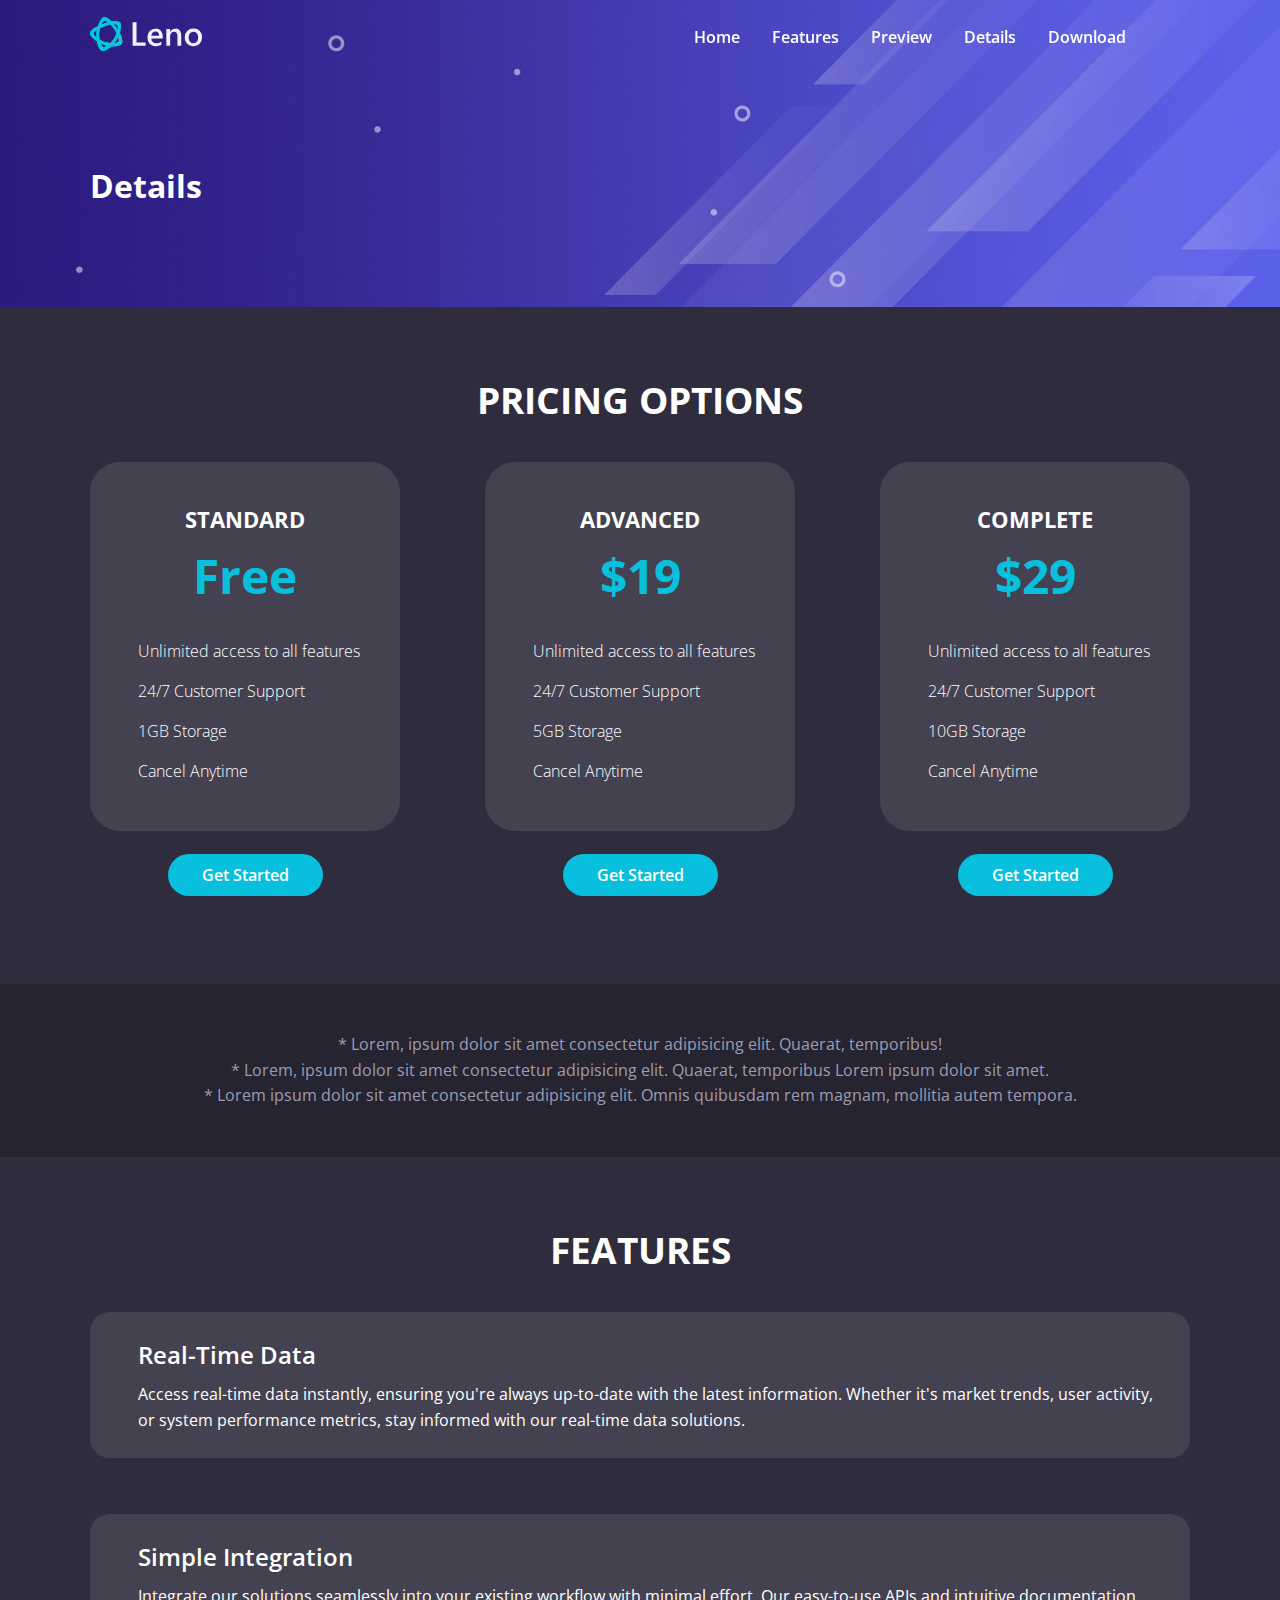
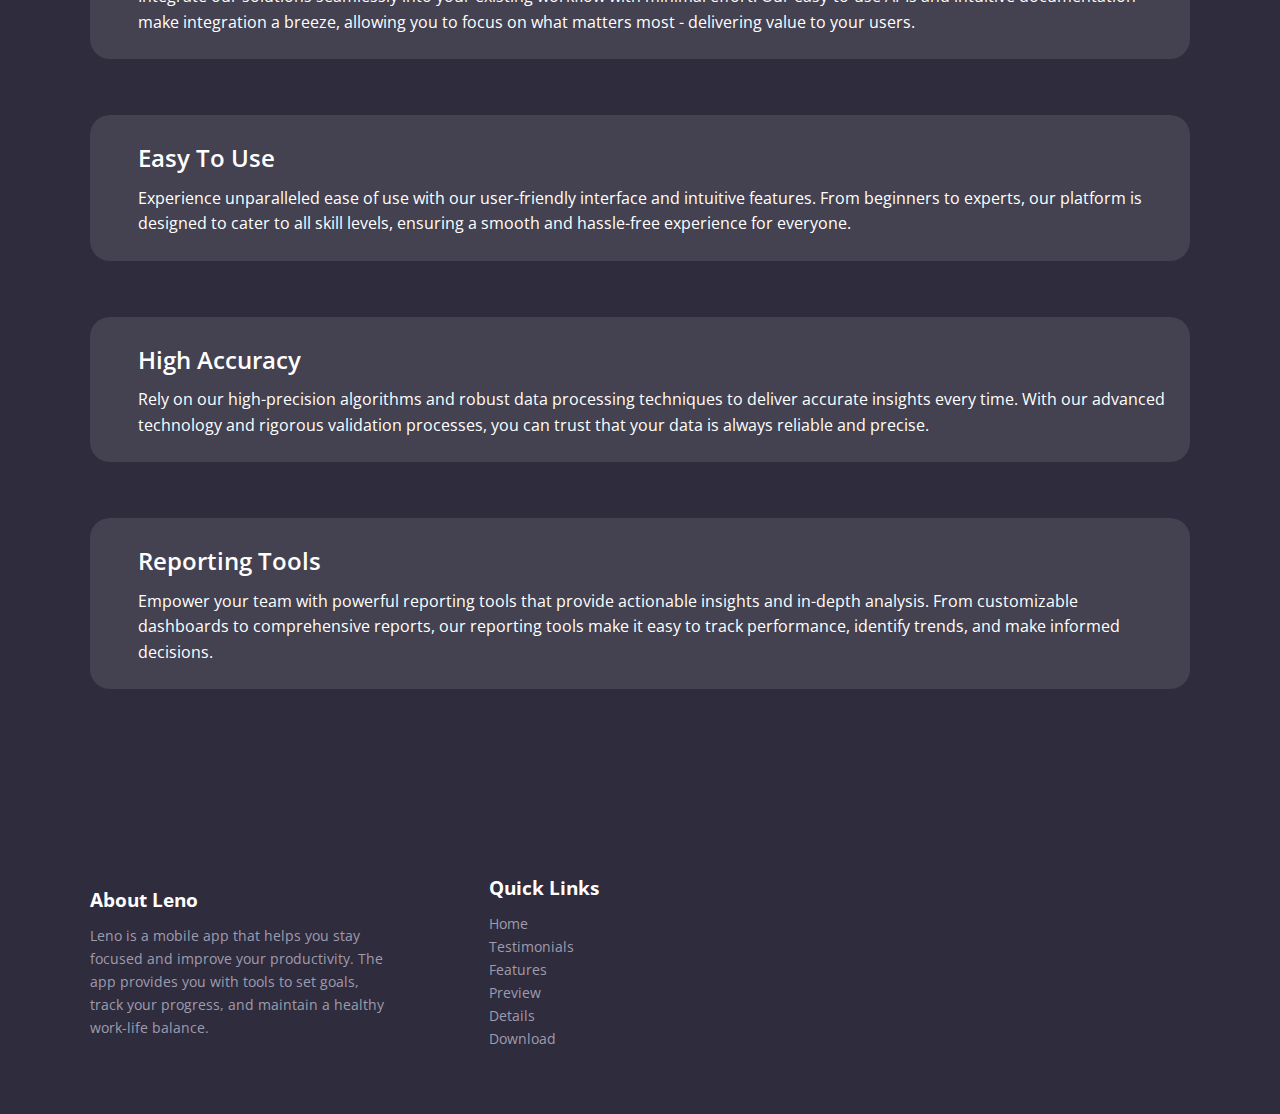
<file: Leno/details.html>
<!DOCTYPE html>
<html lang="en">
  <head>
    <meta charset="UTF-8" />
    <meta name="viewport" content="width=device-width, initial-scale=1.0" />
    <link rel="preconnect" href="https://fonts.googleapis.com" />
    <link rel="preconnect" href="https://fonts.gstatic.com" crossorigin />
    <link
      href="https://fonts.googleapis.com/css2?family=Open+Sans:ital,wght@0,300..800;1,300..800&display=swap"
      rel="stylesheet"
    />
    <link
      rel="stylesheet"
      href="https://cdnjs.cloudflare.com/ajax/libs/font-awesome/6.5.2/css/all.min.css"
      integrity="sha512-SnH5WK+bZxgPHs44uWIX+LLJAJ9/2PkPKZ5QiAj6Ta86w+fsb2TkcmfRyVX3pBnMFcV7oQPJkl9QevSCWr3W6A=="
      crossorigin="anonymous"
      referrerpolicy="no-referrer"
    />
    <link rel="stylesheet" href="./css/styles.css" />
    <link rel="icon" href="./images/favicon.png" />
    <title>Leno App | Health & Productivity</title>
  </head>
  <body>
    <navbar class="navbar">
      <div class="navbar__container container">
        <div class="navbar__logo">
          <img src="./images/logo.svg" alt="Leno" />
        </div>
        <div class="navbar__menu">
          <ul class="navbar__menu-list">
            <li class="navbar__menu-item">
              <a href="index.html" class="navbar__menu-link">Home</a>
            </li>
            <li class="navbar__menu-item">
              <a href="index.html#features" class="navbar__menu-link"
                >Features</a
              >
            </li>
            <li class="navbar__menu-item">
              <a href="index.html#preview" class="navbar__menu-link">Preview</a>
            </li>
            <li class="navbar__menu-item">
              <a href="index.html#details" class="navbar__menu-link">Details</a>
            </li>
            <li class="navbar__menu-item">
              <a href="index.html#download" class="navbar__menu-link"
                >Download</a
              >
            </li>
            <li class="navbar__menu-item">
              <a href="#" class="navbar__menu-link--primary">
                <i class="fa-brands fa-facebook"></i>
              </a>
            </li>
            <li class="navbar__menu-item">
              <a href="#" class="navbar__menu-link--primary">
                <i class="fa-brands fa-twitter"></i>
              </a>
            </li>
          </ul>
        </div>

        <!-- Mobile Menu & Hamburger Icon -->
        <div class="navbar__mobile-menu">
          <div class="navbar__mobile-menu-toggle">
            <i class="fas fa-bars fa-2x"></i>
          </div>
          <!-- Mobile Menu Items -->
          <div class="navbar__mobile-menu-items">
            <ul class="navbar__mobile-menu-list">
              <li class="navbar__mobile-menu-item">
                <a href="index.html" class="navbar__mobile-menu-link">Home</a>
              </li>
              <li class="navbar__mobile-menu-item">
                <a href="index.html#features" class="navbar__mobile-menu-link"
                  >Features</a
                >
              </li>
              <li class="navbar__mobile-menu-item">
                <a href="index.html#preview" class="navbar__mobile-menu-link"
                  >Preview</a
                >
              </li>
              <li class="navbar__mobile-menu-item">
                <a href="index.html#details" class="navbar__mobile-menu-link"
                  >Details</a
                >
              </li>
              <li class="navbar__mobile-menu-item">
                <a href="index.html#download" class="navbar__mobile-menu-link"
                  >Download</a
                >
              </li>
              <li class="navbar__mobile-menu-item">
                <a href="#" class="navbar__mobile-menu-link--primary">
                  <i class="fa-brands fa-facebook"></i>
                </a>
              </li>
              <li class="navbar__mobile-menu-item">
                <a href="#" class="navbar__mobile-menu-link--primary">
                  <i class="fa-brands fa-twitter"></i>
                </a>
              </li>
            </ul>
          </div>
        </div>
      </div>
    </navbar>

    <!-- Inner Header -->
    <header class="inner-header">
      <div class="inner-header__container container">
        <h1 class="inner-header__title">Details</h1>
      </div>
    </header>

    <!-- Pricing -->
    <section class="pricing">
      <div class="pricing__container container">
        <h2 class="pricing__title">Pricing Options</h2>
        <div class="pricing__cards">
          <!-- Card 1 -->
          <div class="pricing__card">
            <div class="pricing__card-box">
              <h4 class="pricing__card-title">Standard</h4>
              <h3 class="pricing__card-price">Free</h3>
              <div class="pricing__card-body">
                <ul class="pricing__card-list">
                  <li class="pricing__card-item">
                    <i class="fas fa-check"></i> Unlimited access to all
                    features
                  </li>
                  <li class="pricing__card-item">
                    <i class="fas fa-check"></i>
                    24/7 Customer Support
                  </li>
                  <li class="pricing__card-item">
                    <i class="fas fa-check"></i>
                    1GB Storage
                  </li>
                  <li class="pricing__card-item">
                    <i class="fas fa-check"></i>
                    Cancel Anytime
                  </li>
                </ul>
              </div>
            </div>
            <a href="#" class="pricing__card-button btn">Get Started</a>
          </div>

          <!-- Card 2 -->
          <div class="pricing__card">
            <div class="pricing__card-box">
              <h4 class="pricing__card-title">Advanced</h4>
              <h3 class="pricing__card-price">$19</h3>
              <div class="pricing__card-body">
                <ul class="pricing__card-list">
                  <li class="pricing__card-item">
                    <i class="fas fa-check"></i> Unlimited access to all
                    features
                  </li>
                  <li class="pricing__card-item">
                    <i class="fas fa-check"></i>
                    24/7 Customer Support
                  </li>
                  <li class="pricing__card-item">
                    <i class="fas fa-check"></i>
                    5GB Storage
                  </li>
                  <li class="pricing__card-item">
                    <i class="fas fa-check"></i>
                    Cancel Anytime
                  </li>
                </ul>
              </div>
            </div>
            <a href="#" class="pricing__card-button btn">Get Started</a>
          </div>

          <!-- Card 3 -->
          <div class="pricing__card">
            <div class="pricing__card-box">
              <h4 class="pricing__card-title">Complete</h4>
              <h3 class="pricing__card-price">$29</h3>
              <div class="pricing__card-body">
                <ul class="pricing__card-list">
                  <li class="pricing__card-item">
                    <i class="fas fa-check"></i> Unlimited access to all
                    features
                  </li>
                  <li class="pricing__card-item">
                    <i class="fas fa-check"></i>
                    24/7 Customer Support
                  </li>
                  <li class="pricing__card-item">
                    <i class="fas fa-check"></i>
                    10GB Storage
                  </li>
                  <li class="pricing__card-item">
                    <i class="fas fa-check"></i>
                    Cancel Anytime
                  </li>
                </ul>
              </div>
            </div>
            <a href="#" class="pricing__card-button btn">Get Started</a>
          </div>
        </div>
      </div>
    </section>

    <!-- Pricing Notes -->
    <section class="pricing-notes">
      <div class="pricing-notes__container container">
        <p class="pricing-notes__text">
          * Lorem, ipsum dolor sit amet consectetur adipisicing elit. Quaerat,
          temporibus!
        </p>
        <p class="pricing-notes__text">
          * Lorem, ipsum dolor sit amet consectetur adipisicing elit. Quaerat,
          temporibus Lorem ipsum dolor sit amet.
        </p>
        <p class="pricing-notes__text">
          * Lorem ipsum dolor sit amet consectetur adipisicing elit. Omnis
          quibusdam rem magnam, mollitia autem tempora.
        </p>
      </div>
    </section>

    <!-- Details Features -->
    <section class="details-features">
      <div class="details-features__container container">
        <h2 class="details-features__title">Features</h2>
        <div class="details-features__list">
          <!-- Item 1 -->
          <div class="details-features__list-item">
            <i class="fas fa-rocket fa-4x"></i>
            <div class="details-features__list-text">
              <h3 class="details-features__list-title">Real-Time Data</h3>
              <p class="details-features__list-description">
                Access real-time data instantly, ensuring you're always
                up-to-date with the latest information. Whether it's market
                trends, user activity, or system performance metrics, stay
                informed with our real-time data solutions.
              </p>
            </div>
          </div>

          <!-- Item 2 -->
          <div class="details-features__list-item">
            <i class="fas fa-user fa-4x"></i>
            <div class="details-features__list-text">
              <h3 class="details-features__list-title">Simple Integration</h3>
              <p class="details-features__list-description">
                Integrate our solutions seamlessly into your existing workflow
                with minimal effort. Our easy-to-use APIs and intuitive
                documentation make integration a breeze, allowing you to focus
                on what matters most - delivering value to your users.
              </p>
            </div>
          </div>

          <!-- Item 3 -->
          <div class="details-features__list-item">
            <i class="fas fa-code fa-4x"></i>
            <div class="details-features__list-text">
              <h3 class="details-features__list-title">Easy To Use</h3>
              <p class="details-features__list-description">
                Experience unparalleled ease of use with our user-friendly
                interface and intuitive features. From beginners to experts, our
                platform is designed to cater to all skill levels, ensuring a
                smooth and hassle-free experience for everyone.
              </p>
            </div>
          </div>

          <!-- Item 4 -->
          <div class="details-features__list-item">
            <i class="fas fa-compass fa-4x"></i>
            <div class="details-features__list-text">
              <h3 class="details-features__list-title">High Accuracy</h3>
              <p class="details-features__list-description">
                Rely on our high-precision algorithms and robust data processing
                techniques to deliver accurate insights every time. With our
                advanced technology and rigorous validation processes, you can
                trust that your data is always reliable and precise.
              </p>
            </div>
          </div>

          <!-- Item 5 -->
          <div class="details-features__list-item">
            <i class="fas fa-chart-pie fa-4x"></i>
            <div class="details-features__list-text">
              <h3 class="details-features__list-title">Reporting Tools</h3>
              <p class="details-features__list-description">
                Empower your team with powerful reporting tools that provide
                actionable insights and in-depth analysis. From customizable
                dashboards to comprehensive reports, our reporting tools make it
                easy to track performance, identify trends, and make informed
                decisions.
              </p>
            </div>
          </div>
        </div>
      </div>
    </section>

    <!-- Footer -->
    <footer class="footer">
      <div class="footer__container container">
        <div class="footer__about">
          <h4 class="footer__title">About Leno</h4>
          <p class="footer__description">
            Leno is a mobile app that helps you stay focused and improve your
            productivity. The app provides you with tools to set goals, track
            your progress, and maintain a healthy work-life balance.
          </p>
        </div>

        <div class="footer__links">
          <h4 class="footer__title">Quick Links</h4>
          <ul class="footer__links-list">
            <li class="footer__links-item">
              <a href="index.html" class="footer__links-link"> Home </a>
            </li>
            <li class="footer__links-item">
              <a href="index.html#testimonials" class="footer__links-link">
                Testimonials
              </a>
            </li>
            <li class="footer__links-item">
              <a href="index.html#features" class="footer__links-link">
                Features
              </a>
            </li>
            <li class="footer__links-item">
              <a href="index.html#preview" class="footer__links-link">
                Preview
              </a>
            </li>
            <li class="footer__links-item">
              <a href="index.html#details" class="footer__links-link">
                Details
              </a>
            </li>
            <li class="footer__links-item">
              <a href="index.html#download" class="footer__links-link">
                Download
              </a>
            </li>
          </ul>
        </div>

        <div class="footer__social">
          <a href="#" class="footer__social-link">
            <i class="fa-brands fa-facebook fa-3x"></i>
          </a>
          <a href="#" class="footer__social-link">
            <i class="fa-brands fa-twitter fa-3x"></i>
          </a>
          <a href="#" class="footer__social-link">
            <i class="fa-brands fa-instagram fa-3x"></i>
          </a>
          <a href="#" class="footer__social-link">
            <i class="fa-brands fa-linkedin fa-3x"></i>
          </a>
        </div>
      </div>
    </footer>

    <script src="./js/script.js"></script>
  </body>
</html>
</file>
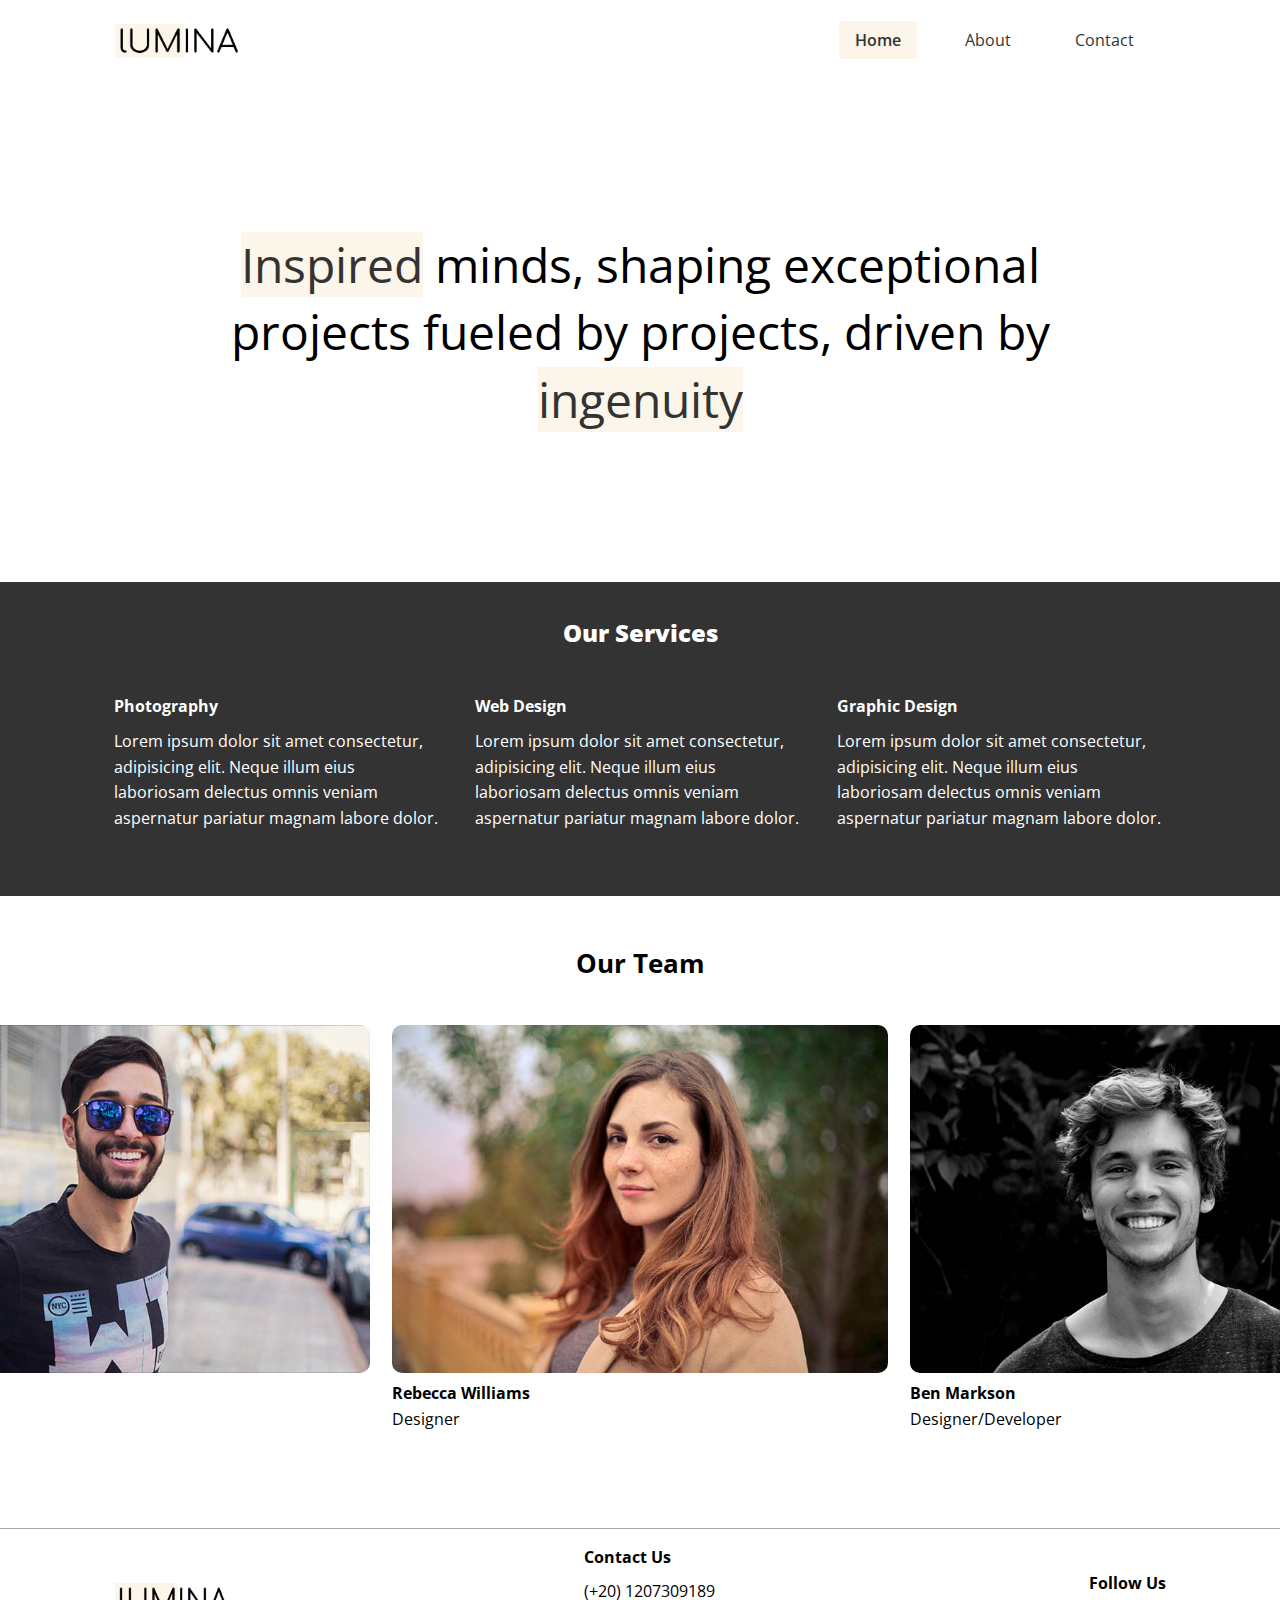
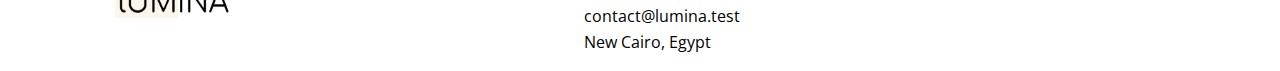
<file: Lumina/about.html>
<!DOCTYPE html>
<html lang="en">
<head>
    <meta charset="UTF-8">
    <meta name="viewport" content="width=device-width, initial-scale=1.0">
    <title>About</title>
    <link rel="stylesheet" href="lumina.css">
    <link rel="preconnect" href="https://fonts.googleapis.com">
    <link rel="preconnect" href="https://fonts.gstatic.com" crossorigin>
    <link href="https://fonts.googleapis.com/css2?family=Montserrat:ital,wght@0,100..900;1,100..900&family=Open+Sans:ital,wght@0,300..800;1,300..800&family=Poppins:wght@400;500;600;700&display=swap" rel="stylesheet">
    <link rel="stylesheet" href="https://cdnjs.cloudflare.com/ajax/libs/font-awesome/6.6.0/css/all.min.css" integrity="sha512-Kc323vGBEqzTmouAECnVceyQqyqdsSiqLQISBL29aUW4U/M7pSPA/gEUZQqv1cwx4OnYxTxve5UMg5GT6L4JJg==" crossorigin="anonymous" referrerpolicy="no-referrer" />
    <link rel="icon" href="images/favicon.ico">
</head>
<body>

    <header>
        <div class="container header-flex">
            <img class="logo" src="images/logo.png" alt="">
               <ul class="main-nav">
                <li><a class="home" href="index.html">Home</a></li>
                <li><a href="about.html">About</a></li>
                <li><a href="contact.html">Contact</a></li>
               </ul> 
        </div>
    </header>

    <section class="hero">
        <div class="container container-sm">
          <h2>
            <span class="bg-primary">Inspired</span> minds, shaping exceptional projects fueled by
            projects, driven by <span class="bg-primary">ingenuity</span>
          </h2>
        </div>
      </section>

      <section class="services">
        <h2>Our Services</h2>
        <div class="container services-flex">
            <div class="service-item">
                <h4>Photography</h4>
                <p>Lorem ipsum dolor sit amet consectetur, adipisicing elit. Neque illum eius laboriosam delectus omnis veniam aspernatur pariatur magnam labore dolor.</p>
            </div>
            <div class="service-item">
                <h4>Web Design</h4>
                <p>Lorem ipsum dolor sit amet consectetur, adipisicing elit. Neque illum eius laboriosam delectus omnis veniam aspernatur pariatur magnam labore dolor.</p>
            </div>
            <div class="service-item">
                <h4>Graphic Design</h4>
                <p>Lorem ipsum dolor sit amet consectetur, adipisicing elit. Neque illum eius laboriosam delectus omnis veniam aspernatur pariatur magnam labore dolor.</p>
            </div>
        </div>
      </section>

      <section class="team">
        <h2>Our Team</h2>
        <div class="container team-flex">
            <div>
                <img src="images/team1.jpg" alt="">
                <h4>Kevin Samson</h4>
                <p>Founder</p>
            </div>
            <div>
                <img src="images/team2.jpg" alt="">
                <h4>Rebecca Williams</h4>
                <p>Designer</p>
            </div>
            <div>
                <img src="images/team3.jpg" alt="">
                <h4>Ben Markson</h4>
                <p>Designer/Developer</p>
            </div>
        </div>
      </section>

      <footer class="footer">
        <div class="container footer-flex">
          <img src="images/logo.png" alt="Lumina Creative" />
  
          <div>
            <h4>Contact Us</h4>
            <ul>
              <li>(+20) 1207309189</li>
              <li>contact@lumina.test</li>
              <li>New Cairo, Egypt</li>
            </ul>
          </div>
  
          <div>
            <h4>Follow Us</h4>
            <a href="#"><i class="fab fa-facebook fa-2x"></i></a>
            <a href="#"><i class="fab fa-twitter fa-2x"></i></a>
            <a href="#"><i class="fab fa-instagram fa-2x"></i></a>
            <a href="#"><i class="fab fa-pinterest fa-2x"></i></a>
            <a href="#"><i class="fab fa-tumblr fa-2x"></i></a>
          </div>
        </div>
      </footer>
    
</body>
</html>
</file>
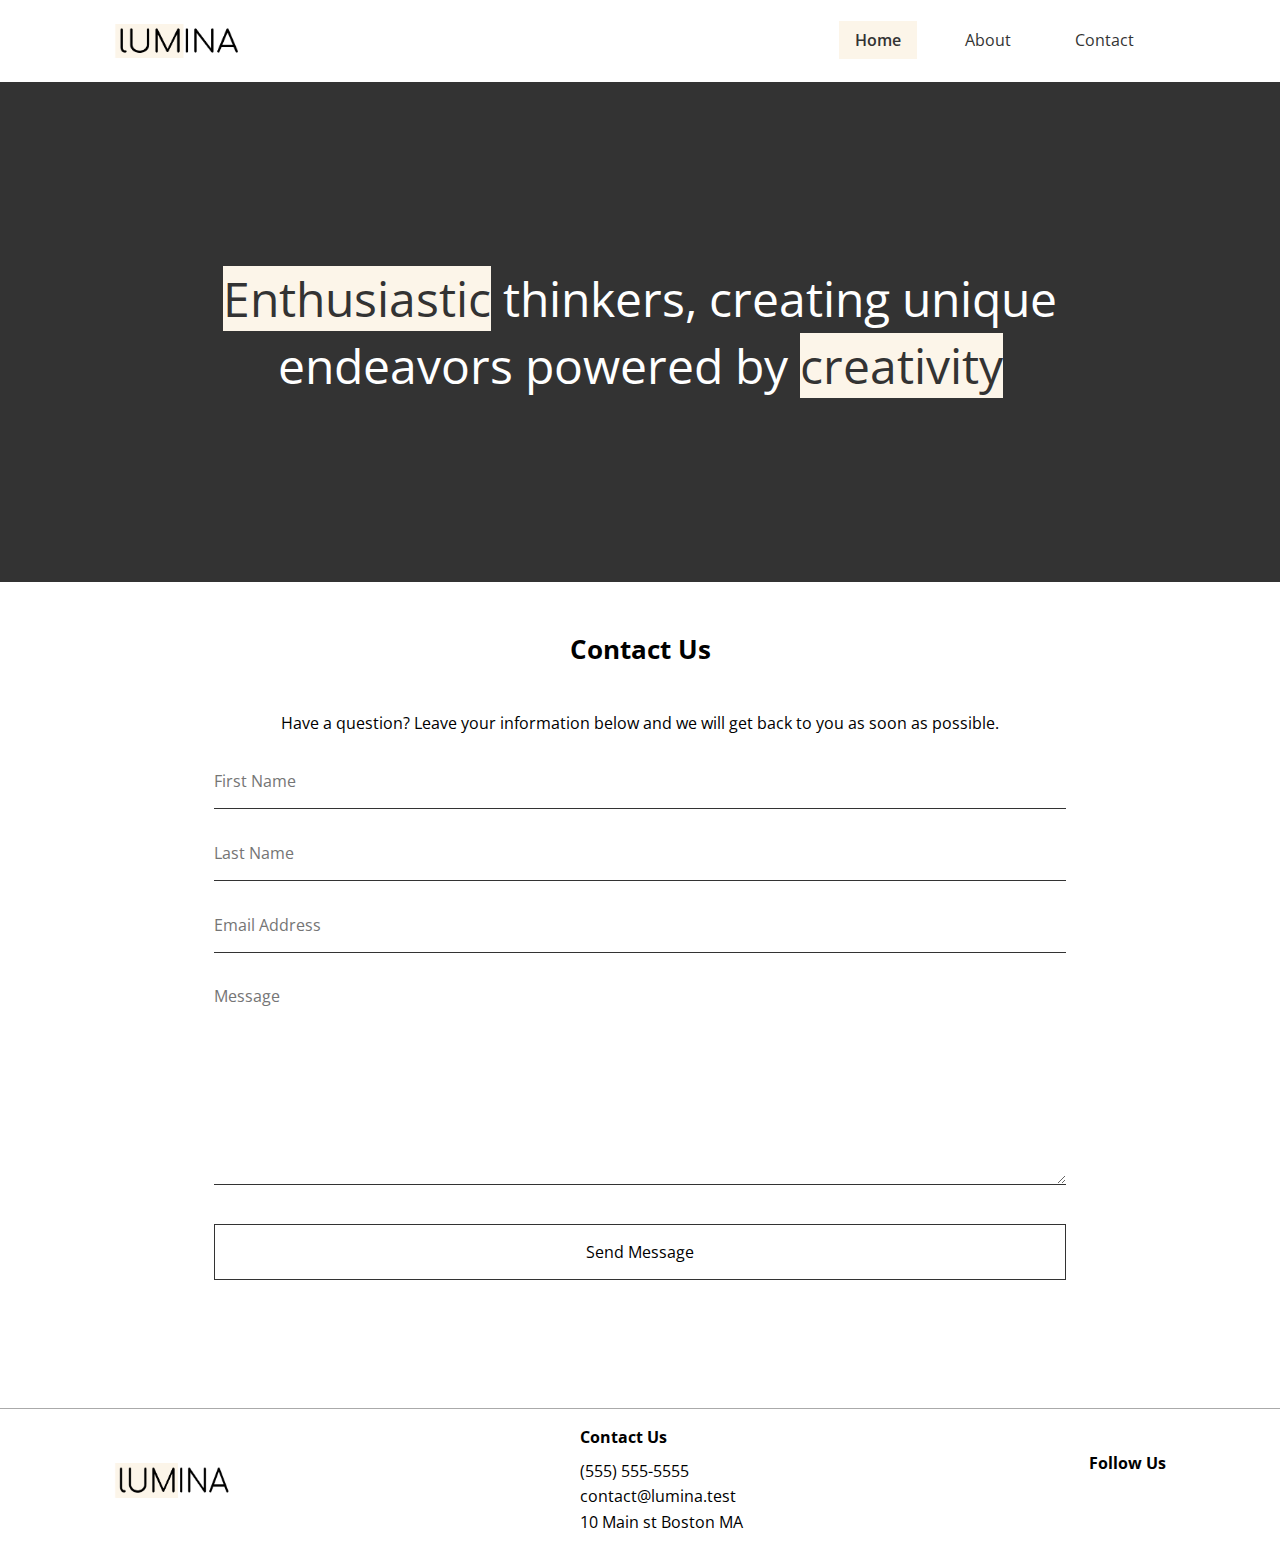
<file: Lumina/contact.html>
<!DOCTYPE html>
<html lang="en">
  <head>
    <meta charset="UTF-8" />
    <meta name="viewport" content="width=device-width, initial-scale=1.0" />
    <link
      rel="stylesheet"
      href="https://cdnjs.cloudflare.com/ajax/libs/font-awesome/6.5.2/css/all.min.css"
      integrity="sha512-SnH5WK+bZxgPHs44uWIX+LLJAJ9/2PkPKZ5QiAj6Ta86w+fsb2TkcmfRyVX3pBnMFcV7oQPJkl9QevSCWr3W6A=="
      crossorigin="anonymous"
      referrerpolicy="no-referrer"
    />
    <link rel="preconnect" href="https://fonts.googleapis.com" />
    <link rel="preconnect" href="https://fonts.gstatic.com" crossorigin />
    <link
      href="https://fonts.googleapis.com/css2?family=Open+Sans:ital,wght@0,300..800;1,300..800&display=swap"
      rel="stylesheet"
    />
    <link rel="stylesheet" href="lumina.css" />
    <link rel="icon" href="images/favicon.ico" />
    <title>Contact Lumina Creative</title>
  </head>
  <body>
    <header>
        <div class="container header-flex">
            <img class="logo" src="images/logo.png" alt="">
               <ul class="main-nav">
                <li><a class="home" href="index.html">Home</a></li>
                <li><a href="about.html">About</a></li>
                <li><a href="contact.html">Contact</a></li>
               </ul> 
        </div>
    </header>
    <section class="hero bg-dark">
      <div class="container container-sm">
        <h2>
          <span class="bg-primary">Enthusiastic</span> thinkers, creating unique
          endeavors powered by <span class="bg-primary">creativity</span>
        </h2>
      </div>
    </section>

    <section class="contact">
      <div class="container container-sm">
        <h2 class="section-heading">Contact Us</h2>
        <p>
          Have a question? Leave your information below and we will get back to
          you as soon as possible.
        </p>
        <form name="contact" netlify>
          <div class="form-group">
            <input
              type="text"
              id="first-name"
              name="first-name"
              placeholder="First Name"
            />
          </div>
          <div class="form-group">
            <input
              type="text"
              id="last-name"
              name="last-name"
              placeholder="Last Name"
            />
          </div>
          <div class="form-group">
            <input
              type="email"
              id="email"
              name="email"
              placeholder="Email Address"
            />
          </div>
          <div class="form-group">
            <textarea
              id="message"
              name="message"
              placeholder="Message"
            ></textarea>
          </div>
          <div class="form-group">
            <button type="submit" class="btn">Send Message</button>
          </div>
        </form>
      </div>
    </section>

    <footer class="footer">
      <div class="container footer-flex">
        <img src="images/logo.png" alt="Lumina Creative" />

        <div>
          <h4>Contact Us</h4>
          <ul>
            <li>(555) 555-5555</li>
            <li>contact@lumina.test</li>
            <li>10 Main st Boston MA</li>
          </ul>
        </div>

        <div>
          <h4>Follow Us</h4>
          <a href="#"><i class="fab fa-facebook fa-2x"></i></a>
          <a href="#"><i class="fab fa-twitter fa-2x"></i></a>
          <a href="#"><i class="fab fa-instagram fa-2x"></i></a>
          <a href="#"><i class="fab fa-pinterest fa-2x"></i></a>
          <a href="#"><i class="fab fa-tumblr fa-2x"></i></a>
        </div>
      </div>
    </footer>
  </body>
</html>
</file>
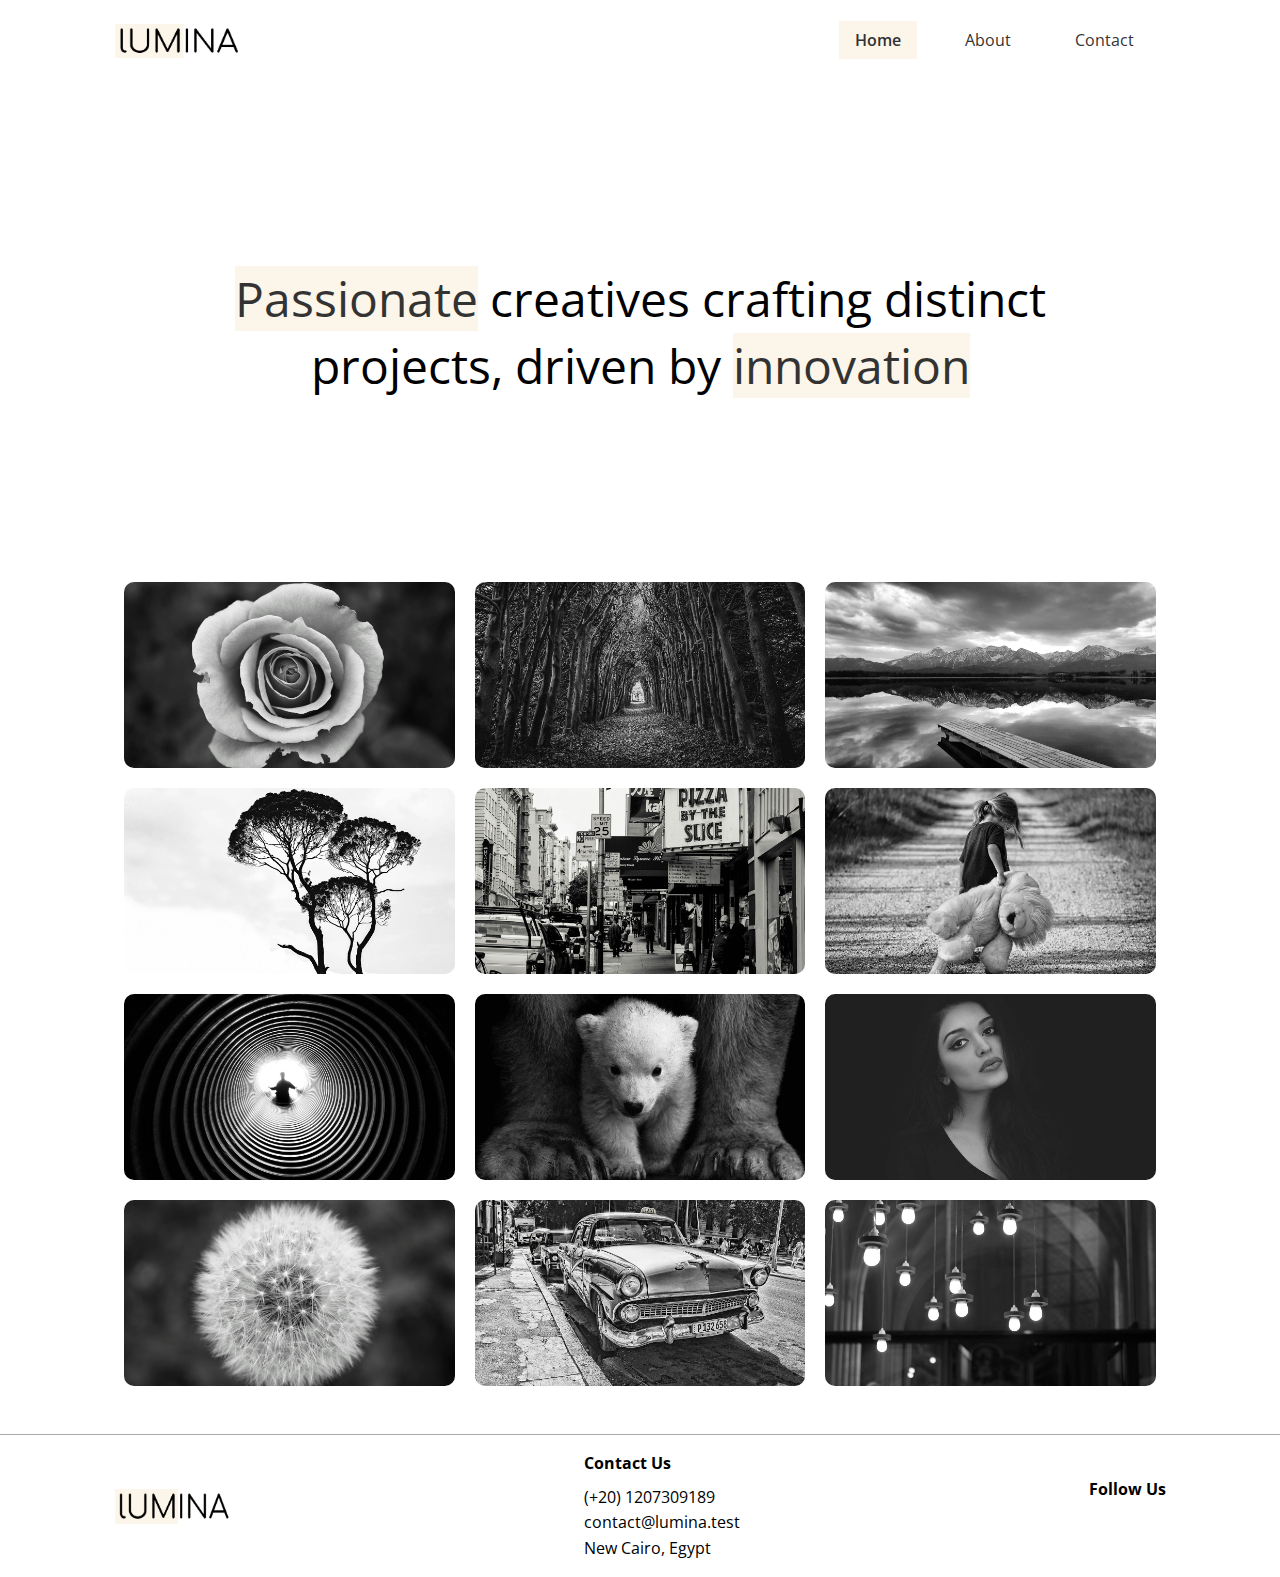
<file: Lumina/lumina.html>
<!DOCTYPE html>
<html lang="en">
<head>
    <meta charset="UTF-8">
    <meta name="viewport" content="width=device-width, initial-scale=1.0">
    <title>Lumina</title>
    <link rel="stylesheet" href="lumina.css">
    <link rel="preconnect" href="https://fonts.googleapis.com">
    <link rel="preconnect" href="https://fonts.gstatic.com" crossorigin>
    <link href="https://fonts.googleapis.com/css2?family=Montserrat:ital,wght@0,100..900;1,100..900&family=Open+Sans:ital,wght@0,300..800;1,300..800&family=Poppins:wght@400;500;600;700&display=swap" rel="stylesheet">
    <link rel="stylesheet" href="https://cdnjs.cloudflare.com/ajax/libs/font-awesome/6.6.0/css/all.min.css" integrity="sha512-Kc323vGBEqzTmouAECnVceyQqyqdsSiqLQISBL29aUW4U/M7pSPA/gEUZQqv1cwx4OnYxTxve5UMg5GT6L4JJg==" crossorigin="anonymous" referrerpolicy="no-referrer" />
    <link rel="icon" href="images/favicon.ico">
</head>
<body>

    <header>
        <div class="container header-flex">
            <img class="logo" src="images/logo.png" alt="">
               <ul class="main-nav">
                <li><a class="home" href="lumina.html">Home</a></li>
                <li><a href="about.html">About</a></li>
                <li><a href="contact.html">Contact</a></li>
               </ul> 
        </div>
    </header>

    <section class="hero">
        <div class="container container-sm">
          <h2>
            <span class="bg-primary">Passionate</span> creatives crafting distinct
            projects, driven by <span class="bg-primary">innovation</span>
          </h2>
        </div>
      </section>

      <section class="gallery">
        <div class="container gallery-flex">
            <img class="gallery-item" src="images/image1.jpg" alt="">
            <img class="gallery-item" src="images/image2.jpg" alt="">
            <img class="gallery-item" src="images/image3.jpg" alt="">
            <img class="gallery-item" src="images/image4.jpg" alt="">
            <img class="gallery-item" src="images/image5.jpg" alt="">
            <img class="gallery-item" src="images/image6.jpg" alt="">
            <img class="gallery-item" src="images/image7.jpg" alt="">
            <img class="gallery-item" src="images/image8.jpg" alt="">
            <img class="gallery-item" src="images/image9.jpg" alt="">
            <img class="gallery-item" src="images/image10.jpg" alt="">
            <img class="gallery-item" src="images/image11.jpg" alt="">
            <img class="gallery-item" src="images/image12.jpg" alt="">
        </div>
      </section>

      <footer class="footer">
        <div class="container footer-flex">
          <img src="images/logo.png" alt="Lumina Creative" />
  
          <div>
            <h4>Contact Us</h4>
            <ul>
              <li>(+20) 1207309189</li>
              <li>contact@lumina.test</li>
              <li>New Cairo, Egypt</li>
            </ul>
          </div>
  
          <div>
            <h4>Follow Us</h4>
            <a href="#"><i class="fab fa-facebook fa-2x"></i></a>
            <a href="#"><i class="fab fa-twitter fa-2x"></i></a>
            <a href="#"><i class="fab fa-instagram fa-2x"></i></a>
            <a href="#"><i class="fab fa-pinterest fa-2x"></i></a>
            <a href="#"><i class="fab fa-tumblr fa-2x"></i></a>
          </div>
        </div>
      </footer>
    
</body>
</html>
</file>
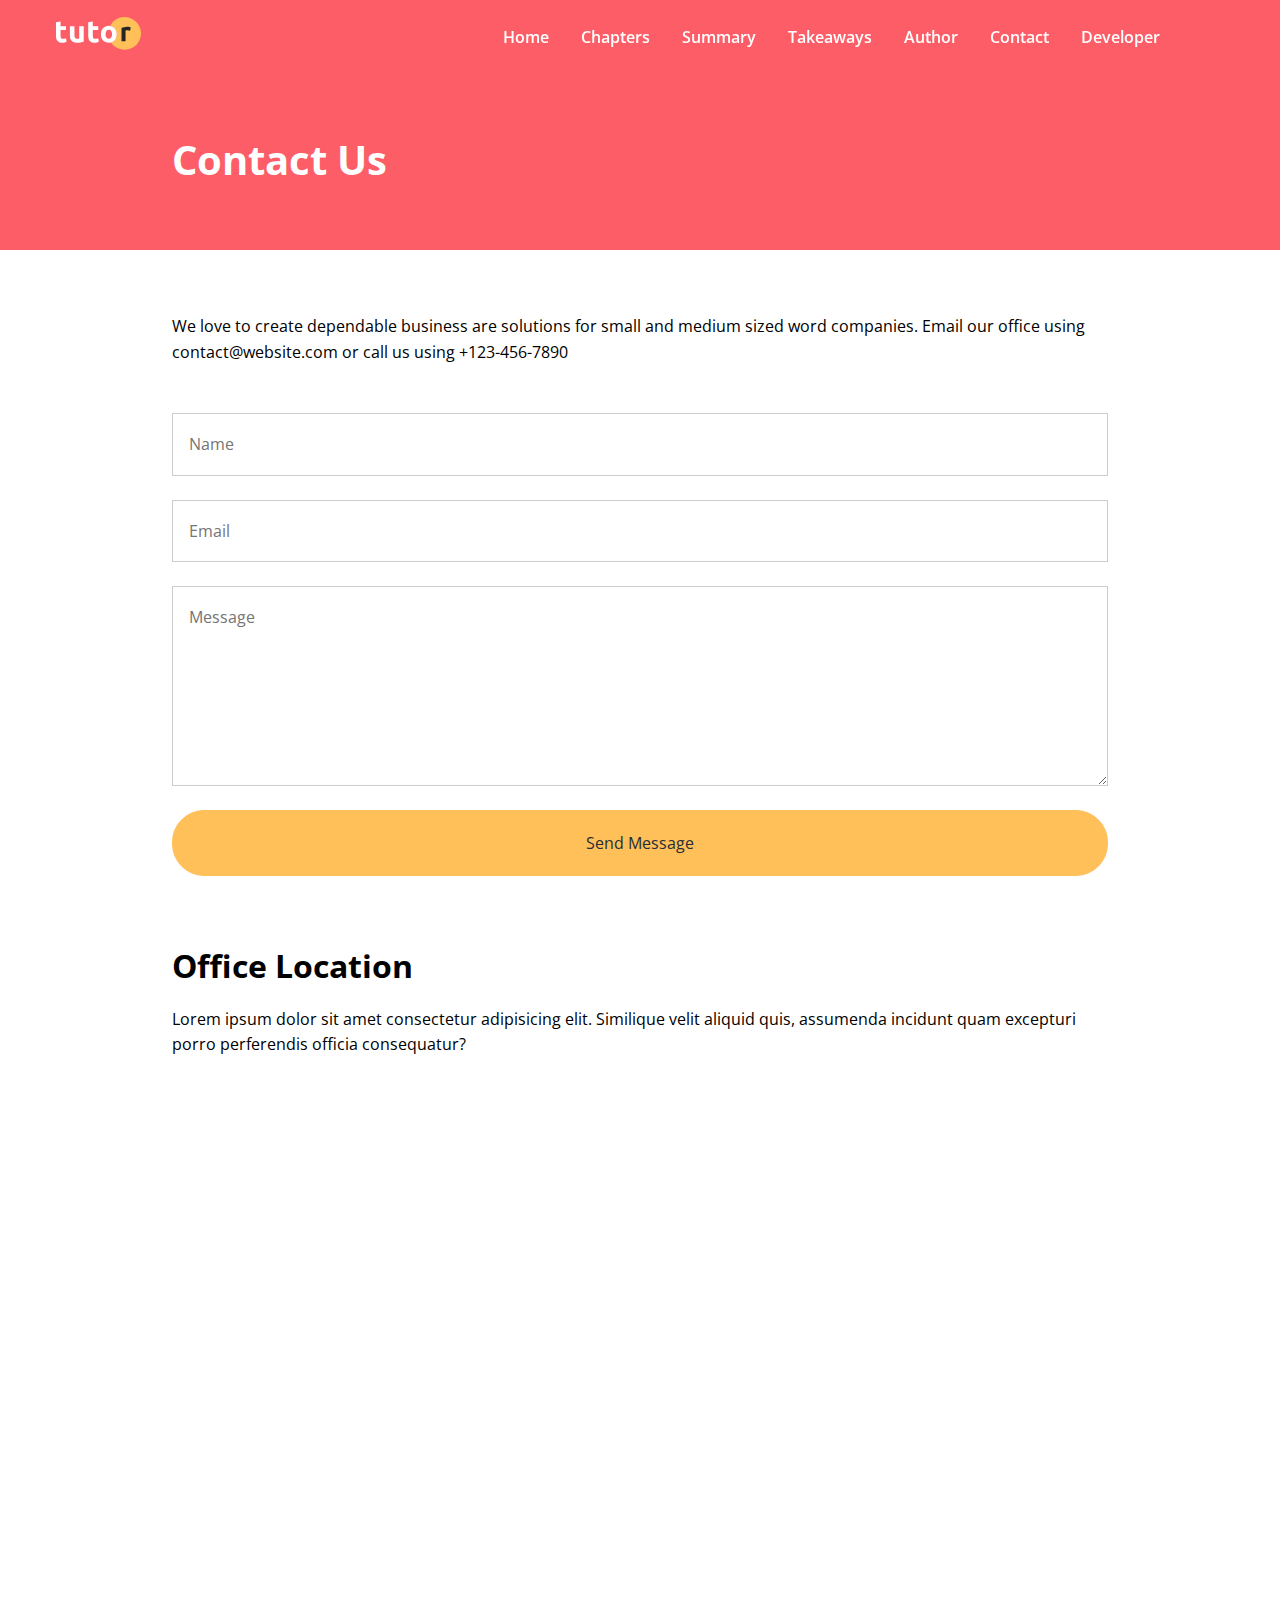
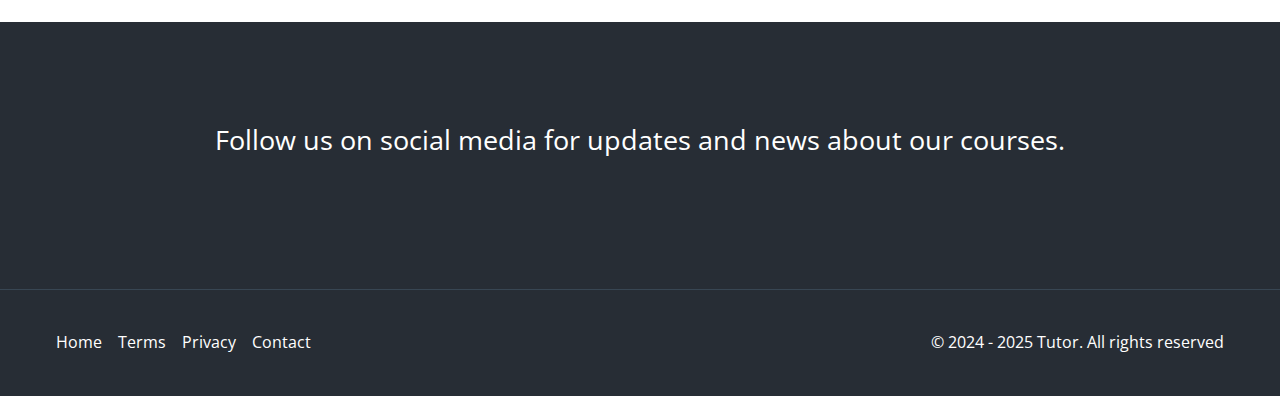
<file: Tutor/contact.html>
<!DOCTYPE html>
<html lang="en">
  <head>
    <meta charset="UTF-8" />
    <meta name="viewport" content="width=device-width, initial-scale=1.0" />
    <link rel="preconnect" href="https://fonts.googleapis.com" />
    <link rel="preconnect" href="https://fonts.gstatic.com" crossorigin />
    <link
      href="https://fonts.googleapis.com/css2?family=Open+Sans:ital,wght@0,300..800;1,300..800&display=swap"
      rel="stylesheet"
    />
    <link
      rel="stylesheet"
      href="https://cdnjs.cloudflare.com/ajax/libs/font-awesome/6.5.2/css/all.min.css"
      integrity="sha512-SnH5WK+bZxgPHs44uWIX+LLJAJ9/2PkPKZ5QiAj6Ta86w+fsb2TkcmfRyVX3pBnMFcV7oQPJkl9QevSCWr3W6A=="
      crossorigin="anonymous"
      referrerpolicy="no-referrer"
    />
    <link rel="stylesheet" href="./css/styles.css" />
    <link rel="icon" href="./images/favicon.png" />
    <title>Welcome To Tutor</title>
  </head>
  <body>
    <nav class="navbar" role="navigation" aria-label="Main Navigation">
      <div class="navbar-flex container">
        <a href="/" aria-label="Logo Home Link">
          <img src="images/logo.svg" alt="Tutor Logo" />
        </a>
        <div class="main-menu-items">
          <ul class="main-menu-list">
            <li>
                <a href="index.html">Home</a>
              </li>
              <li>
                <a href="index.html#chapters">Chapters</a>
              </li>
              <li>
                <a href="index.html#summary">Summary</a>
              </li>
              <li>
                <a href="index.html#takeaways">Takeaways</a>
              </li>
              <li>
                <a href="index.html#author">Author</a>
              </li>
              <li>
                <a href="contact.html">Contact</a>
              </li>
              <li>
                <a href="developer.html">Developer</a>
            </li>
            <li>
              <a
                href="https://facebook.com"
                target="_blank"
                aria-label="Follow Us On Facebook"
              >
                <i class="fa-brands fa-facebook"></i>
              </a>
            </li>
            <li>
              <a
                href="https://twitter.com"
                target="_blank"
                aria-label="Follow Us On Twitter"
              >
                <i class="fa-brands fa-twitter"></i>
              </a>
            </li>
          </ul>
        </div>

        <!-- Mobile Menu -->
        <div class="mobile-menu">
          <!-- Hamburger button -->
          <div
            class="mobile-menu-toggle"
            role="button"
            aria-expanded="false"
            aria-controls="mobile-menu-items"
            aria-label="Open mobile menu"
            tabindex="0"
          >
            <i class="fas fa-bars fa-2x"></i>
          </div>
          <!-- Mobile Menu Items -->
          <div class="mobile-menu-items">
            <ul class="mobile-menu-list">
                <li>
                    <a href="index.html">Home</a>
                  </li>
                  <li>
                    <a href="index.html#chapters">Chapters</a>
                  </li>
                  <li>
                    <a href="index.html#summary">Summary</a>
                  </li>
                  <li>
                    <a href="index.html#takeaways">Takeaways</a>
                  </li>
                  <li>
                    <a href="index.html#author">Author</a>
                  </li>
                  <li>
                    <a href="contact.html">Contact</a>
                  </li>
                  <li>
                    <a href="developer.html">Developer</a>
                </li>
              <li>
                <a
                  href="https://facebook.com"
                  target="_blank"
                  aria-label="Follow Us On Facebook"
                >
                  <i class="fa-brands fa-facebook"></i>
                </a>
              </li>
              <li>
                <a
                  href="https://twitter.com"
                  target="_blank"
                  aria-label="Follow Us On Twitter"
                >
                  <i class="fa-brands fa-twitter"></i>
                </a>
              </li>
            </ul>
          </div>
        </div>
      </div>
    </nav>

    <!-- Inner Header -->
    <header class="inner-header">
      <div class="container-sm">
        <h1>Contact Us</h1>
      </div>
    </header>

    <section class="contact-form section">
      <div class="container-sm">
        <p>
          We love to create dependable business are solutions for small and
          medium sized word companies. Email our office using
          contact@website.com or call us using +123-456-7890
        </p>

        <form action="https://formspree.io/f/myyrqerl" method="POST">
          <input type="text" name="name" placeholder="Name" />
          <input type="email" name="email" placeholder="Email" />
          <textarea name="message" placeholder="Message"></textarea>
          <button type="submit" class="btn">Send Message</button>
        </form>
      </div>
    </section>

    <!-- Location -->
    <section class="location section">
      <div class="container-sm">
        <h2>Office Location</h2>
        <p>
          Lorem ipsum dolor sit amet consectetur adipisicing elit. Similique
          velit aliquid quis, assumenda incidunt quam excepturi porro
          perferendis officia consequatur?
        </p>
        <div class="map">
          <iframe
            src="https://www.google.com/maps/embed?pb=!1m18!1m12!1m3!1d1241.5303553091994!2d-0.14076024298621118!3d51.51210217963597!2m3!1f0!2f0!3f0!3m2!1i1024!2i768!4f13.1!3m3!1m2!1s0x487604d502268421%3A0x6a7d62889992f993!2sRegent+St%2C+Soho%2C+London+W1B+5TH%2C+UK!5e0!3m2!1sen!2sro!4v1476174541049"
            allowfullscreen
          ></iframe>
        </div>
      </div>
    </section>

    <!-- Social -->
    <section class="social section">
      <div class="container">
        <p>Follow us on social media for updates and news about our courses.</p>
        <div class="social-icons">
          <a
            href="https://facebook.com"
            target="_blank"
            aria-label="Follow Us On Facebook"
          >
            <i class="fa-brands fa-facebook fa-2x"></i>
          </a>
          <a
            href="https://twitter.com"
            target="_blank"
            aria-label="Follow Us On Twitter"
          >
            <i class="fa-brands fa-twitter fa-2x"></i>
          </a>
          <a
            href="https://instagram.com"
            target="_blank"
            aria-label="Follow Us On Instagram"
            ><i class="fa-brands fa-instagram fa-2x"></i>
          </a>
          <a
            href="https://linkdin.com"
            target="_blank"
            aria-label="Follow Us On Linkdin"
            ><i class="fa-brands fa-linkedin fa-2x"></i>
          </a>
          <a
            href="https://youtube.com"
            target="_blank"
            aria-label="Follow Us On Youtube"
          >
            <i class="fa-brands fa-youtube fa-2x"></i>
          </a>
          <a
            href="https://pinterest.com"
            target="_blank"
            aria-label="Follow Us On Pinterest"
          >
            <i class="fa-brands fa-pinterest fa-2x"></i>
          </a>
        </div>
      </div>
    </section>

    <footer class="footer">
      <div class="container footer-flex">
        <ul class="footer-links">
          <li><a href="#">Home</a></li>
          <li><a href="#">Terms</a></li>
          <li><a href="#">Privacy</a></li>
          <li><a href="contact.html">Contact</a></li>
        </ul>
        <p>&copy; 2024 - 2025 Tutor. All rights reserved</p>
      </div>
    </footer>

    <script src="js/script.js"></script>
  </body>
</html>
</file>
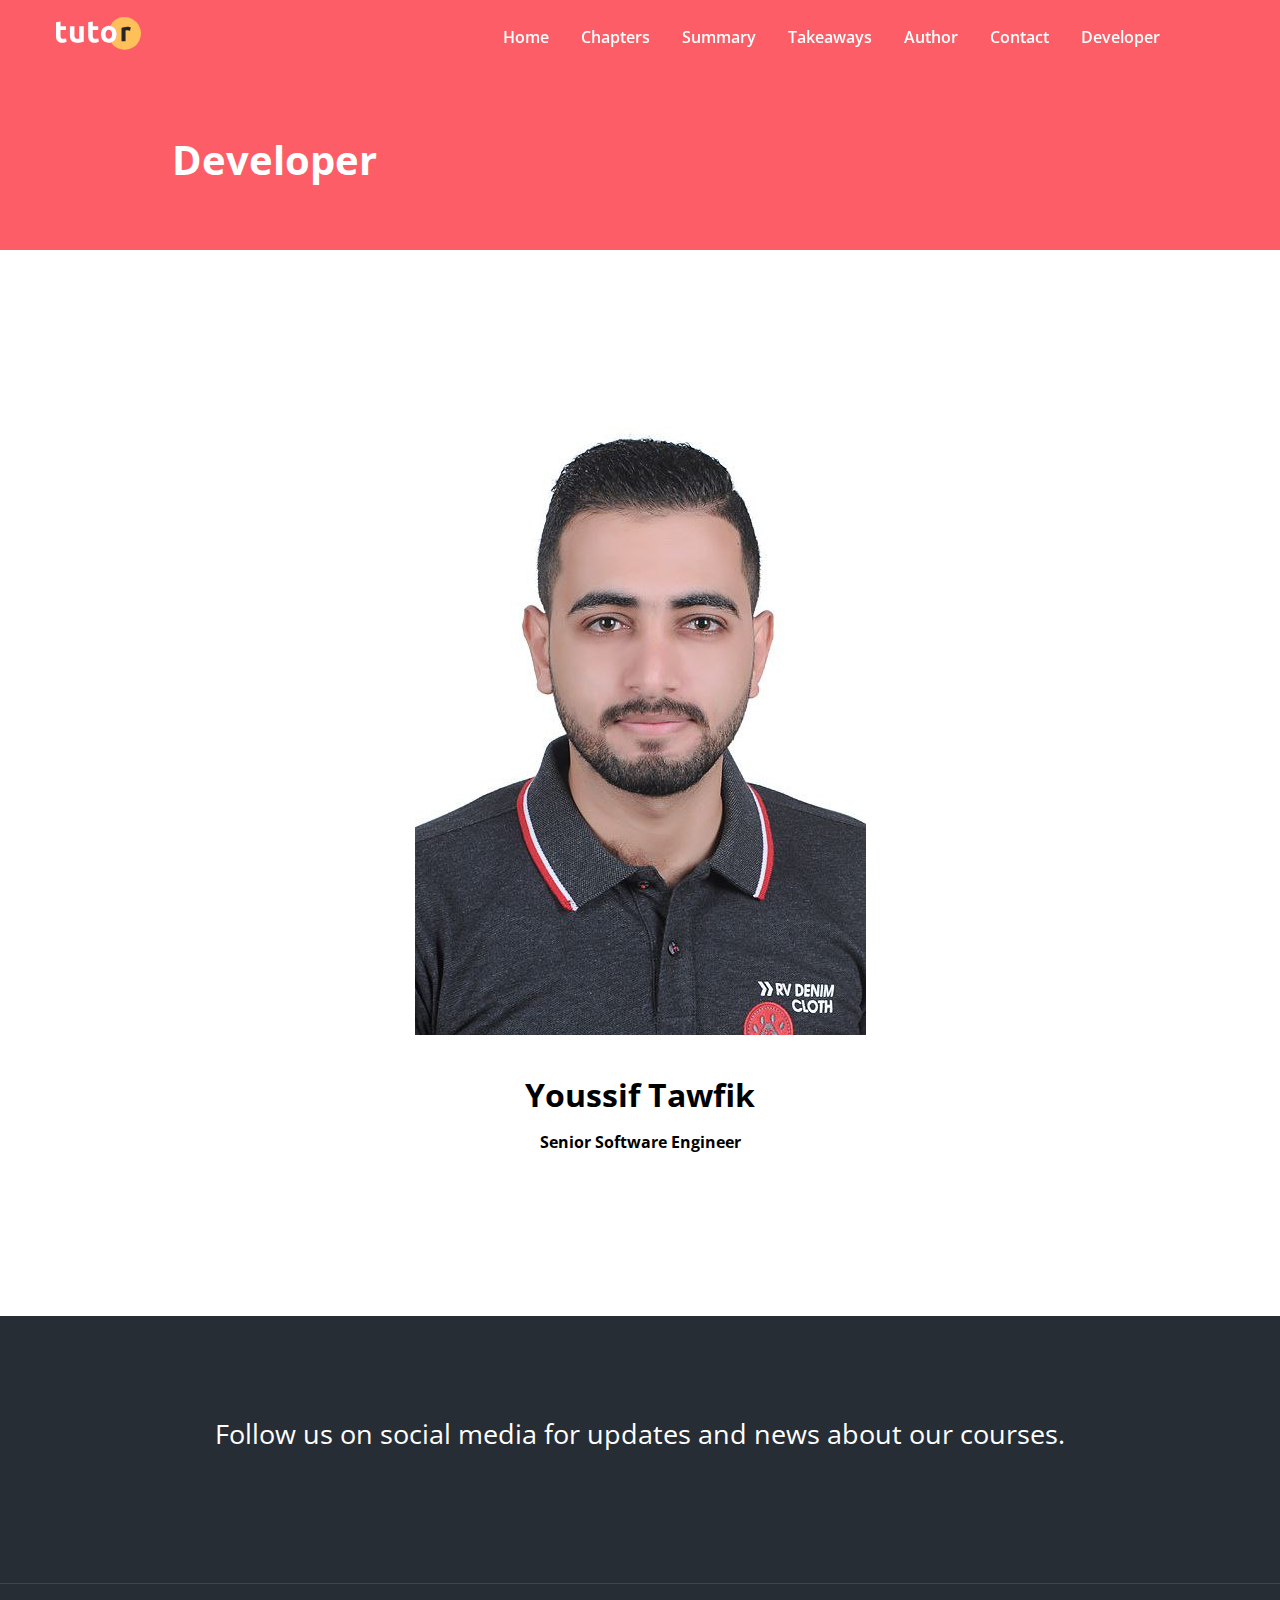
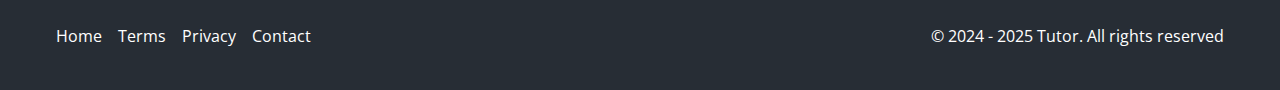
<file: Tutor/developer.html>
<!DOCTYPE html>
<html lang="en">
  <head>
    <meta charset="UTF-8" />
    <meta name="viewport" content="width=device-width, initial-scale=1.0" />
    <link rel="preconnect" href="https://fonts.googleapis.com" />
    <link rel="preconnect" href="https://fonts.gstatic.com" crossorigin />
    <link
      href="https://fonts.googleapis.com/css2?family=Open+Sans:ital,wght@0,300..800;1,300..800&display=swap"
      rel="stylesheet"
    />
    <link
      rel="stylesheet"
      href="https://cdnjs.cloudflare.com/ajax/libs/font-awesome/6.5.2/css/all.min.css"
      integrity="sha512-SnH5WK+bZxgPHs44uWIX+LLJAJ9/2PkPKZ5QiAj6Ta86w+fsb2TkcmfRyVX3pBnMFcV7oQPJkl9QevSCWr3W6A=="
      crossorigin="anonymous"
      referrerpolicy="no-referrer"
    />
    <link rel="stylesheet" href="./css/styles.css" />
    <link rel="icon" href="./images/favicon.png" />
    <title>Welcome To Tutor</title>
  </head>
  <body>
    <nav class="navbar" role="navigation" aria-label="Main Navigation">
      <div class="navbar-flex container">
        <a href="/" aria-label="Logo Home Link">
          <img src="images/logo.svg" alt="Tutor Logo" />
        </a>
        <div class="main-menu-items">
          <ul class="main-menu-list">
            <li>
              <a href="index.html">Home</a>
            </li>
            <li>
              <a href="index.html#chapters">Chapters</a>
            </li>
            <li>
              <a href="index.html#summary">Summary</a>
            </li>
            <li>
              <a href="index.html#takeaways">Takeaways</a>
            </li>
            <li>
              <a href="index.html#author">Author</a>
            </li>
            <li>
              <a href="contact.html">Contact</a>
            </li>
            <li>
              <a href="developer.html">Developer</a>
          </li>
            <li>
              <a
                href="https://facebook.com"
                target="_blank"
                aria-label="Follow Us On Facebook"
              >
                <i class="fa-brands fa-facebook"></i>
              </a>
            </li>
            <li>
              <a
                href="https://twitter.com"
                target="_blank"
                aria-label="Follow Us On Twitter"
              >
                <i class="fa-brands fa-twitter"></i>
              </a>
            </li>
          </ul>
        </div>

        <!-- Mobile Menu -->
        <div class="mobile-menu">
          <!-- Hamburger button -->
          <div
            class="mobile-menu-toggle"
            role="button"
            aria-expanded="false"
            aria-controls="mobile-menu-items"
            aria-label="Open mobile menu"
            tabindex="0"
          >
            <i class="fas fa-bars fa-2x"></i>
          </div>
          <!-- Mobile Menu Items -->
          <div class="mobile-menu-items">
            <ul class="mobile-menu-list">
              <li>
                <a href="index.html">Home</a>
              </li>
              <li>
                <a href="index.html#chapters">Chapters</a>
              </li>
              <li>
                <a href="index.html#summary">Summary</a>
              </li>
              <li>
                <a href="index.html#takeaways">Takeaways</a>
              </li>
              <li>
                <a href="index.html#author">Author</a>
              </li>
              <li>
                <a href="contact.html">Contact</a>
              </li>
              <li>
                <a href="developer.html">Developer</a>
            </li>
              <li>
                <a
                  href="https://facebook.com"
                  target="_blank"
                  aria-label="Follow Us On Facebook"
                >
                  <i class="fa-brands fa-facebook"></i>
                </a>
              </li>
              <li>
                <a
                  href="https://twitter.com"
                  target="_blank"
                  aria-label="Follow Us On Twitter"
                >
                  <i class="fa-brands fa-twitter"></i>
                </a>
              </li>
            </ul>
          </div>
        </div>
      </div>
    </nav>

    <!-- Inner Header -->
    <header class="inner-header">
      <div class="container-sm">
        <h1>Developer</h1>
      </div>
    </header>

    <section class="developer section" id="developer">
      <div class="developer-info">
        <img src="images/Youssif-Tawfik-Personal-Photo.jpeg" alt="">
        <h2>Youssif Tawfik</h2>
        <h4>Senior Software Engineer</h4>
      </div>
      <div class="developer-links">
        <a
            href="mailto:youssif.tawfik96@gmail.com"
            target="_blank"
            aria-label="Personal Email"
            ><i class="fa-solid fa-envelope fa-2x"></i>
          </a>
        <a
            href="https://www.linkedin.com/in/youssif-tawfik-65241313b"
            target="_blank"
            aria-label="Linkdin Account"
            ><i class="fa-brands fa-linkedin fa-2x"></i>
          </a>

          <a
            href="https://github.com/YoussifTawfik"
            target="_blank"
            aria-label="Github Account"
            ><i class="fa-brands fa-github fa-2x"></i>
          </a>
      </div>
    </section>

    

    <!-- Social -->
    <section class="social section">
      <div class="container">
        <p>Follow us on social media for updates and news about our courses.</p>
        <div class="social-icons">
          <a
            href="https://facebook.com"
            target="_blank"
            aria-label="Follow Us On Facebook"
          >
            <i class="fa-brands fa-facebook fa-2x"></i>
          </a>
          <a
            href="https://twitter.com"
            target="_blank"
            aria-label="Follow Us On Twitter"
          >
            <i class="fa-brands fa-twitter fa-2x"></i>
          </a>
          <a
            href="https://instagram.com"
            target="_blank"
            aria-label="Follow Us On Instagram"
            ><i class="fa-brands fa-instagram fa-2x"></i>
          </a>
          <a
            href="https://linkdin.com"
            target="_blank"
            aria-label="Follow Us On Linkdin"
            ><i class="fa-brands fa-linkedin fa-2x"></i>
          </a>
          <a
            href="https://youtube.com"
            target="_blank"
            aria-label="Follow Us On Youtube"
          >
            <i class="fa-brands fa-youtube fa-2x"></i>
          </a>
          <a
            href="https://pinterest.com"
            target="_blank"
            aria-label="Follow Us On Pinterest"
          >
            <i class="fa-brands fa-pinterest fa-2x"></i>
          </a>
        </div>
      </div>
    </section>

    <footer class="footer">
      <div class="container footer-flex">
        <ul class="footer-links">
          <li><a href="#">Home</a></li>
          <li><a href="#">Terms</a></li>
          <li><a href="#">Privacy</a></li>
          <li><a href="contact.html">Contact</a></li>
        </ul>
        <p>&copy; 2024 - 2025 Tutor. All rights reserved</p>
      </div>
    </footer>

    <script src="js/script.js"></script>
  </body>
</html>
</file>
<file: Leno/css/styles.css>
*,
*:before,
*:after {
  margin: 0;
  padding: 0;
  box-sizing: border-box;
}

:root {
  --primary-color: #08c0dd;
  --secondary-color: #262431;
  --tertiary-color: #2f2c3d;
}

html,
body {
  font-family: 'Open Sans', sans-serif;
  background: var(--secondary-color);
  color: #fff;
  line-height: 1.6;
  scroll-behavior: smooth;
}

a {
  color: #fff;
  text-decoration: none;
}

ul {
  list-style: none;
}

img {
  max-width: 100%;
}

.container {
  max-width: 1100px;
  margin: 0 auto;
}

.btn {
  padding: 0.5rem 2rem;
  background-color: var(--primary-color);
  border: 2px solid transparent;
  color: #fff;
  font-weight: 600;
  border-radius: 50px;
  transition: background-color 0.3s ease;
}

.btn:hover {
  background-color: var(--secondary-color);
  border-color: var(--primary-color);
}

/* Navbar */
.navbar {
  padding: 1rem 2rem;
  position: fixed;
  top: 0;
  right: 0;
  left: 0;
  z-index: 1000;
  background-color: transparent;
  transition: background-color 0.3s ease-in-out;
}

.navbar.navbar--scroll {
  background-color: rgba(38, 36, 49, 0.8);
  backdrop-filter: blur(10px);
}

.navbar__container {
  display: flex;
  justify-content: space-between;
  align-items: center;
}

.navbar__logo img {
  width: 112px;
  height: 36px;
}

.navbar__menu-list {
  display: flex;
  align-items: center;
  gap: 2rem;
  font-weight: 600;
}

.navbar__menu-link:hover,
.navbar__mobile-menu-link:hover {
  color: var(--primary-color);
}

.navbar__menu-link--primary,
.navbar__mobile-menu-link--primary {
  color: var(--primary-color);
}

.navbar__menu-link--primary:hover,
.navbar__mobile-menu-link--primary:hover {
  color: #fff;
}

/* Mobile Menu */
.navbar__mobile-menu {
  display: none;
  cursor: pointer;
}

.navbar__mobile-menu-items {
  position: absolute;
  top: 100%;
  left: 0;
  width: 100%;
  background: var(--secondary-color);
  opacity: 0.95;
  padding: 3rem 2rem;
  text-align: center;
  box-shadow: 0 2px 5px rgba(255, 255, 255, 0.1);
  border-top: 1px solid rgba(255, 255, 255, 0.1);
  transition: transform 0.3s ease-in-out;
}

.navbar__mobile-menu-list {
  display: flex;
  flex-direction: column;
  gap: 2rem;
  font-size: 1.2rem;
}

.navbar__mobile-menu-items {
  transform: translateX(100%);
}

.navbar__mobile-menu-items.active {
  transform: translateX(0);
}

/* Hero */
.hero {
  background: #000 url('../images/header-background.jpg') center center/cover
    no-repeat;
  padding: 11.5rem 2rem 8rem;
}

.hero__container {
  display: flex;
  justify-content: space-between;
  align-items: center;
  gap: 2rem;
}

.hero__content {
  max-width: 500px;
}

.hero__title {
  font-size: 3.5rem;
  text-transform: uppercase;
  font-weight: 700;
  line-height: 1.2;
}

.hero__title--primary {
  color: var(--primary-color);
}

.hero__description {
  margin-top: 1.5rem;
  font-size: 1.2rem;
  line-height: 1.6;
}

.hero__image img {
  max-width: 500px;
}

.hero__buttons {
  display: flex;
  align-items: center;
  justify-content: center;
  gap: 1.5rem;
  margin-top: 2rem;
}

.hero__button {
  padding: 1rem 2rem;
}

.hero__button i {
  margin-right: 0.5rem;
}

/* Testimonials */
.testimonials {
  padding: 4rem 2rem;
  text-align: center;
}

.testimonials__container {
  display: grid;
  grid-template-columns: repeat(3, 1fr);
  gap: 2rem;
  align-items: center;
  justify-content: center;
}

.testimonials__card {
  padding: 0 3rem;
}

.testimonials__image img {
  width: 96px;
  height: 96px;
  border-radius: 50%;
  margin-right: auto;
  margin-left: auto;
  margin-bottom: 1.5rem;
}

.testimonials__card-text {
  font-style: italic;
  margin-bottom: 1.5rem;
}

/* Features */
.features {
  background-color: var(--tertiary-color);
  padding: 6rem 2rem;
}

.features__container {
  text-align: center;
}

.features__title {
  font-size: 2.3rem;
  margin-bottom: 2rem;
  text-transform: uppercase;
}

.features__description {
  max-width: 600px;
  margin: 1rem auto 4rem;
}

.features__grid {
  display: grid;
  grid-template-columns: repeat(3, 1fr);
  gap: 2rem;
}

.features__grid-column {
  display: flex;
  flex-direction: column;
  align-items: center;
  justify-content: center;
  gap: 6rem;
}

.features__grid-item {
  display: flex;
  align-items: start;
  justify-content: start;
  text-align: right;
  gap: 1.5rem;
}

.features__grid-item-text-title {
  font-size: 1.3rem;
  font-weight: 600;
  margin-bottom: 1rem;
}

.features__grid-item-icon {
  margin-top: 2rem;
}

.features__grid-item-icon i {
  color: var(--primary-color);
}

.features__grid-column-right .features__grid-item {
  flex-direction: row-reverse;
  text-align: left;
}

/* Preview */
.preview {
  background: url('../images/video-background.jpg') center center/cover
    no-repeat;
}

.preview__container {
  padding: 6rem 2rem;
  text-align: center;
}

.preview__title {
  font-size: 2.3rem;
  margin-bottom: 2rem;
  text-transform: uppercase;
}

.preview__description {
  max-width: 600px;
  margin: 1rem auto 4rem;
}

.preview__video-wrapper {
  position: relative;
}

.preview__video-wrapper img {
  width: 100%;
  max-width: 900px;
  border-radius: 10px;
}

/* Play Button Container */
.preview__video-play-button {
  position: absolute;
  top: 48%;
  left: 50%;
  transform: translateX(-50%) translateY(-50%);
  z-index: 10;
  display: block;
  box-sizing: content-box;
  width: 2rem;
  height: 2.75rem;
  border-radius: 50%;
  cursor: pointer;
  padding: 1.25rem 1.25rem 1.25rem 1.75rem;
}

/* Play Button Circle */
.preview__video-play-button::after {
  content: '';
  position: absolute;
  top: 50%;
  left: 50%;
  transform: translateX(-50%) translateY(-50%);
  z-index: 1;
  background: #00c9db;
  height: 4.375rem;
  width: 4.375rem;
  border-radius: 50%;
  display: block;
  transition: all 200ms;
}

/* Play Button Triangle */
.preview__video-play-button span {
  position: relative;
  display: block;
  z-index: 3;
  top: 0.375rem;
  left: 0.25rem;
  width: 0;
  height: 0;
  border-left: 1.625rem solid #fff;
  border-top: 1rem solid transparent;
  border-bottom: 1rem solid transparent;
}

/* Play Button Animation */
.preview__video-play-button::before {
  content: '';
  position: absolute;
  top: 50%;
  left: 50%;
  transform: translateX(-50%) translateY(-50%);
  z-index: 0;
  display: block;
  width: 4.75rem;
  height: 4.75rem;
  background: #00c9db;
  border-radius: 50%;
  animation: pulse-border 1500ms ease-out infinite;
}

@keyframes pulse-border {
  0% {
    transform: translateX(-50%) translateY(-50%) scale(1);
    opacity: 1;
  }

  100% {
    transform: translateX(-50%) translateY(-50%) scale(1.5);
    opacity: 0;
  }
}

/* Modal */
.modal {
  display: none;
  position: fixed;
  z-index: 999;
  left: 0;
  top: 0;
  width: 100%;
  height: 100%;
  overflow: auto;
  background-color: rgba(0, 0, 0, 0.5);
}

.modal__content {
  background-color: rgba(0, 0, 0, 0.5);
  margin: 10% auto;
  padding: 20px;
  border: 1px solid #888;
  border-radius: 10px;
  max-width: 600px;
  position: relative;
}

.modal__close-button {
  position: absolute;
  top: 10px;
  right: 20px;
  font-size: 40px;
  cursor: pointer;
}

/* Details */
.details {
  padding: 9rem 2rem;
}

.details__grid {
  display: grid;
  grid-template-columns: repeat(2, 1fr);
  gap: 5rem;
  align-items: center;
  justify-content: center;
}

.details__grid-content {
  max-width: 500px;
  width: 100%;
}

.details__grid-heading {
  font-size: 2rem;
  margin-bottom: 2rem;
  line-height: 1.2;
}

.details__grid-description {
  lline-height: 1.6;
  margin-bottom: 2rem;
}

/* Details Icons */
.details__icons {
  display: flex;
  flex-wrap: wrap;
  margin-top: 8rem;
  gap: 2rem;
  justify-content: space-around;
  text-align: center;
}

.details__icons i {
  color: var(--primary-color);
  margin-bottom: 1rem;
}

.details__icons-amount {
  font-size: 3.5rem;
  font-weight: 600;
}

.details__icons-title {
  font-size: 1.3rem;
  font-weight: 400;
}

/* Screenshots */
.screenshots {
  padding: 6rem 2rem;
  background: var(--tertiary-color);
  text-align: center;
}

.screenshots__container {
  max-width: 1200px;
}

.screenshots__title {
  font-size: 2.3rem;
  text-transform: uppercase;
  border-bottom: 2px solid var(--primary-color);
  width: 300px;
  margin: 0 auto 2.5rem;
}

.screenshots__images {
  display: flex;
  justify-content: space-between;
  gap: 1rem;
  flex-wrap: wrap;
}

.screenshots__images img {
  width: 100%;
  max-width: 200px;
  margin: 0 auto;
}

/* Download */
.download {
  background: #000 url('../images/download-background.jpg') center center/cover
    no-repeat;
  padding: 11.5rem 2rem 8rem;
}

.download__container {
  display: flex;
  justify-content: space-between;
  align-items: center;
  gap: 2rem;
}

.download__content {
  max-width: 500px;
}

.download__description {
  font-size: 1.5rem;
  margin-top: 1.5rem;
  line-height: 1.6;
  text-align: center;
}

.download__image img {
  width: 100%;
  max-width: 500px;
}

.download__buttons {
  display: flex;
  align-items: center;
  justify-content: center;
  gap: 1.5rem;
  margin-top: 2rem;
}

.download__button {
  padding: 1rem 2rem;
}

.download__button i {
  margin-right: 0.5rem;
}

/* Footer */
.footer {
  background: var(--tertiary-color);
  color: #9f9caf;
  padding: 4rem 2rem;
  font-size: 0.9rem;
}

.footer__links-link,
.footer__social-link {
  color: #9f9caf;
}

.footer__links-link:hover,
.footer__social-link:hover {
  color: #fff;
}

.footer__container {
  display: grid;
  grid-template-columns: repeat(3, 1fr);
  justify-content: space-between;
  align-items: center;
  gap: 6rem;
}

.footer__title {
  font-size: 1.2rem;
  color: #fff;
  margin-bottom: 0.5rem;
}

.footer__social {
  display: flex;
  gap: 1.5rem;
  justify-content: center;
}

/* Inner Header */
.inner-header {
  background: #000 url('../images/header-background.jpg') center center/cover
    no-repeat;
  padding: 10rem 2rem 6rem;
}

/* Pricing */
.pricing {
  background: var(--tertiary-color);
  padding: 4rem 2rem 6rem;
}

.pricing__title {
  font-size: 2.3rem;
  margin-bottom: 2rem;
  text-transform: uppercase;
  text-align: center;
}

.pricing__cards {
  display: flex;
  justify-content: space-between;
  align-items: center;
  text-align: center;
  gap: 2rem;
}

.pricing__card-box {
  background: rgba(255, 255, 255, 0.1);
  padding: 2.5rem;
  border-radius: 30px;
  margin-bottom: 2rem;
}

.pricing__card-title {
  font-size: 1.4rem;
  text-transform: uppercase;
}

.pricing__card-price {
  font-size: 3rem;
  color: var(--primary-color);
  font-weight: 700;
  margin-bottom: 1rem;
}

.pricing__card-list {
  text-align: left;
  line-height: 2.5rem;
  font-weight: 300;
}

.pricing__card-item i {
  color: var(--primary-color);
  margin-right: 0.5rem;
}

/* Pricing Notes */
.pricing-notes {
  padding: 3rem 2rem;
  color: #9f9caf;
  text-align: center;
}

/* Details Features */
.details-features {
  background: var(--tertiary-color);
  padding: 4rem 2rem;
}

.details-features__title {
  font-size: 2.3rem;
  margin-bottom: 2rem;
  text-transform: uppercase;
  text-align: center;
}

.details-features__list-item {
  display: flex;
  gap: 1.5rem;
  align-items: center;
  margin-bottom: 3.5rem;
  background: rgba(255, 255, 255, 0.1);
  padding: 1.5rem;
  border-radius: 20px;
}

.details-features__list-item i {
  color: var(--primary-color);
}

.details-features__list-title {
  font-size: 1.5rem;
  font-weight: 600;
  margin-bottom: 0.5rem;
}

/* Media Queries */
@media (max-width: 992px) {
  /* Hero */
  .hero {
    padding: 10rem;
    text-align: center;
  }

  .hero__container {
    flex-direction: column;
  }

  .hero__title {
    font-size: 2.3rem;
  }

  .hero__buttons {
    flex-direction: column;
    gap: 1rem;
  }

  .hero__button {
    width: 100%;
  }

  .hero__image img {
    max-width: 350px;
  }

  /* Testimonials */
  .testimonials__container {
    grid-template-columns: repeat(2, 1fr);
  }

  .testimonials__card {
    padding: 0 1.5rem;
  }

  .testimonials__card:nth-child(3) {
    display: none;
  }

  /* Features */
  .features__grid {
    grid-template-columns: 1fr;
  }

  .features__grid-column-left,
  .features__grid-column-right {
    order: 2;
    margin-bottom: 2rem;
  }

  .features__grid-column-center {
    order: 1;
    margin-bottom: 3rem;
  }

  .features__grid-item,
  .features__grid-column-right .features__grid-item {
    text-align: center;
    flex-direction: column-reverse;
    max-width: 400px;
  }

  .features__grid-item-icon {
    margin: 0 auto;
  }

  .features__grid-column-center img {
    max-width: 300px;
  }

  /* Details */
  .details__grid {
    grid-template-columns: 1fr;
    text-align: center;
  }

  .details__grid-image img {
    width: 100%;
    max-width: 400px;
  }

  .details__grid-content {
    width: 100%;
    max-width: 400px;
    margin: 0 auto;
  }

  .details__icons {
    flex-direction: column;
    gap: 2rem;
    margin-top: 4rem;
  }

  /* Download */
  .download {
    padding-top: 10rem;
    text-align: center;
  }

  .download__container {
    flex-direction: column-reverse;
  }

  .download__buttons {
    flex-direction: column;
  }

  .download__button {
    width: 100%;
    padding: 0.7rem;
  }

  /* Footer */
  .footer {
    font-size: 1rem;
  }

  .footer__container {
    grid-template-columns: 1fr;
    text-align: center;
    gap: 3rem;
    max-width: 600px;
  }
}

@media (max-width: 768px) {
  /* Navbar */
  .navbar__menu {
    display: none;
  }

  .navbar__mobile-menu {
    display: block;
  }

  /* Testimonials */
  .testimonials__container {
    grid-template-columns: 1fr;
  }

  .testimonials__card:nth-child(2) {
    display: none;
  }

  /* Video Modal */
  .modal__content {
    margin: 40% auto;
    padding: 10px;
    width: 90%;
  }

  .modal__content iframe {
    width: 100%;
  }

  /* Pricing */
  .pricing__cards {
    flex-direction: column;
  }

  .pricing__card {
    margin-bottom: 4.5rem;
  }

  /* Details Features */
  .details-features__list-item {
    flex-direction: column;
    text-align: center;
  }
}
</file>
<file: Lumina/lumina.css>
*{
    margin: 0;
    padding: 0;
    box-sizing: border-box;
}

:root{
    --primary-color:#fcf5e9;
    --dark-color: #333;
    --container-narrow: 900px;
}

body{
    font-family: 'Open Sans', sans-serif;
    line-height: 1.6;
}

ul{
    list-style: none;
}

a{
    text-decoration: none;
    color: #333;
}

.bg-primary {
    background: var(--primary-color);
    color: #333;
  }
  
  .bg-dark {
    background: var(--dark-color);
    color: #fff;
  }

  .btn {
    display: inline-block;
    padding: 1rem 2rem;
    border: 1px solid #333;
    background: transparent;
    font-family: inherit;
    font-size: inherit;
    cursor: pointer;
  }
  
  .btn:hover {
    background: #333;
    color: #fff;
  }

  .section-heading {
    font-size: 1.6rem;
    text-align: center;
    margin-bottom: 40px;
  }

header{
    margin: 1.5rem auto;
}
.container{
    max-width: 1100px;
    margin: 0 auto;
    padding: 0 1.5rem;
}

.container-sm {
  max-width: var(--container-narrow);
}

.header-flex{
    display: flex;
    justify-content: space-between;
    align-items: center;
}

.logo{
    max-width: 130px;
}

.main-nav{
    display: flex;
    justify-content: space-between;
    align-items: center;
    gap: 2rem;
    margin: 0 1rem;

    a{
        padding: 0.5rem 1rem;
    } 
}

.main-nav a:hover{
    background-color: var(--primary-color);
}


.home{
    background: var(--primary-color);
    font-weight: 600;
}

.hero {
    height: 500px;
    display: flex;
    justify-content: center;
    align-items: center;
    text-align: center;
  }
  
  .hero h2 {
    font-size: 3rem;
    line-height: 1.4;
    font-weight: normal;
  }

  .gallery-flex{
    display: flex;
    flex-wrap: wrap;
    justify-content: center;
    gap: 20px;
    margin-bottom: 3rem;
  }

  .gallery-flex img{
    width: calc(33.333% - 20px);
    border-radius: 10px;
  }

  .gallery-flex img:hover{
    opacity: 0.8;
  }

  /*Footer*/
  .footer{
    border-top: 1px solid #aaa;
    margin-top: 2rem;
    padding: 1rem 1.5rem;
  }

  .footer-flex{
    display: flex;
    justify-content: space-between;
    align-items: center;
  }

  .footer-flex .gallery-item{
    width: 120px;
    height: 35px;
  }

  .footer-flex h4{
    font-size: 1rem;
    padding-bottom: 0.5rem;
  }

  .footer-flex a{
    margin: 0.2rem;
  }

  .footer img {
    width: 120px;
    height: 35px;
  }

  .services{
    background-color: #333;
    padding: 2rem 1.5rem;
  }

  .services h2, .services h4, .services p{
    color: white;
  }

  .services-flex{
    display: flex;
    justify-content: center;
    align-items: center;
    flex: 1;
    flex-wrap: nowrap;
    gap: 2rem;
    margin: 2rem auto;
    padding: auto 2rem;
  }
  .services h2{
    font-size: 1.5rem;
    text-align: center;
    font-size: 1.5rem;
    font-weight: 800;
  }

  .services-flex h4{
    margin: 0.6rem auto;
  }

  .team{
    padding: 3rem 0 4rem;
  }

  .team h2{
    font-size: 1.6rem;
    text-align: center;
    margin-bottom: 40px;
  }

  .team-flex{
    display: flex;
    justify-content: center;
    align-items: center;
    gap: 1.4rem;
  }

  .team-flex img{
    border-radius: 10px;
    width: 31rem;
    height: 21.8rem;
  }

  .contact {
    padding: 3rem 0 4rem;
  }
  
  .contact p {
    text-align: center;
    margin-bottom: 2rem;
  }
  
  .form-group {
    margin: 2rem 0;
  }
  
  .contact input,
  .contact textarea {
    border: none;
    border-bottom: 1px #333 solid;
    width: 100%;
    font-family: inherit;
    font-size: inherit;
    padding-bottom: 1rem;
  }
  
  .contact textarea {
    height: 200px;
  }
  
  .contact input:focus,
  .contact textarea:focus {
    outline: 0;
  }
  
  .contact button {
    width: 100%;
  }

@media(max-width: 768px){
    .header-flex, 
    .footer-flex,
    .services .services-flex,
    .team .team-flex{
        flex-direction: column;
        gap: 1.5rem;
    }

    header{
        margin-bottom: 1rem auto;
    }

    .hero {
        height: 300px;
      }
    
      .hero h2 {
        font-size: 1.4rem;
      }

      .gallery-flex .gallery-item{
        width: calc(50% - 20px);
      }

      .footer-flex h4{
        text-align: center;
      }

      .team-flex img{
        border-radius: 10px;
        width: 17rem;
        height: 13rem;
      }
      .team-flex h4, .team-flex p{
        padding-top: .1rem;
        text-align: center;
      }
}
</file>
<file: Tutor/css/styles.css>
*,
*::after,
*::before{
    margin: 0;
    padding: 0;
    box-sizing: border-box;
}

:root {
    --primary-color: #fc5d66;
    --secondary-color: #ffc05a;
    --light-color: #f9fafb;
    --dark-color: #272d35;
  }

html,
body{
    font-family: 'Open Sans', sans-serif;
    scroll-behavior: smooth;
    line-height: 1.6;
}

a{
    text-decoration: none;
}

ul{
    list-style: none;
}

img{
    max-width: 100%;
}

.container{
    max-width: 1200px;
    margin: 0 auto;
    padding: 0 1rem;
}

.container-sm{
    max-width: 1000px;
    margin: 0 auto;
    padding: 0 2rem;
}

.section {
    margin: 4rem 0;
  }

.btn {
    display: inline-block;
    padding: 1.3rem 2.3rem;
    border: 1px solid var(--secondary-color);
    border-radius: 32px;
    background: var(--secondary-color);
    color: var(--dark-color);
    cursor: pointer;
    transition: all 0.2s;
  }
  
.btn:hover {
    background: var(--primary-color);
    color: #fff;
    border-color: #fff;
  }

  .card {
    display: flex;
    flex-direction: column;
    align-items: center;
    justify-content: center;
    text-align: center;
    padding: 2rem 1.75rem;
    background: #fff;
    box-shadow: 0 4px 12px 0 rgba(0, 0, 0, 0.3);
  }

  .section-header {
    max-width: 750px;
    margin: 0 auto;
    text-align: center;
    margin-bottom: 3rem;
  }

.navbar{
    color: white;
    position: fixed;
    top: 0;
    left: 0;
    right: 0;
    padding: 1rem;
    z-index: 1000;
    transition: background-color 0.3s ease;
}

.navbar.navbar-scroll{
    background-color: rgb(235, 77, 85, 0.8);
    -webkit-backdrop-filter:blur(10px);
    backdrop-filter: blur(10px);
}

.navbar-flex{
    display: flex;
    justify-content: space-between;
    align-items: center;
    gap: 2rem;
}

.navbar a{
    color: white;
}

.navbar .main-menu-list{
    display: flex;
    justify-content: center;
    align-items: center;
    gap: 2rem;
    font-weight: 600;
}

.navbar img{
    max-width: 85px;
    height: 35px;
}

.navbar a:hover{
    color: var(--secondary-color);
}

.navbar i{
    font-size: 1.5rem;
}

.mobile-menu {
    display: none;
  }
  
.navbar .mobile-menu-toggle {
    color: #fff;
    cursor: pointer;
  }
  
.navbar .mobile-menu-items {
    position: absolute;
    top: 100%;
    left: 0;
    width: 100%;
    background: rgba(0, 0, 0, 0.8);
    opacity: 0.95;
    padding: 3rem 2rem;
    text-align: center;
    box-shadow: 0 2px 5px rgba(0, 0, 0, 0.1);
    border-top: 1px solid rgba(255, 255, 255, 0.1);
    transform: translateX(100%);
    transition: transform 0.3s ease;
  }
  
.navbar .mobile-menu-items.active {
    transform: translateX(0);
  }
  
.navbar .mobile-menu-list {
    display: flex;
    flex-direction: column;
    gap: 2rem;
    font-size: 1.2rem;
  }

  /* Hero */
  .hero {
    background: #000 url('../images/header-background.jpg') center center/cover
      no-repeat;
    padding: 11.5rem 2rem 8rem;
    color: #fff;
    overflow-x: hidden;
    position: relative;
  }

.hero-flex{
    display: flex;
    justify-content: space-between;
    align-items: center;
    gap: 6rem;
    padding-bottom: 12rem;
  }

  .hero h1{
    font-size: 3.5rem;
    font-weight: 700;
    line-height: 1.2;
    margin-bottom: 1rem;
  }

  .hero p{
    font-size: 1.2rem;
    margin-bottom: 2rem;
    line-height: 1.8;
    font-weight: 400;
  }

  .hero .frame-decoration{
    position: absolute;
    bottom: 0;
    left: 0;
    width: 100%;
    height: 100px;
  }

  /*Topics*/
  .section-header h2{
    font-size: 2rem;
    font-weight: 700;
    color: var(--dark-color);
    margin-bottom: 0.5rem;
  }

  .section-header p{
    font-size: 1.3rem;
    color: var(--dark-color);
  }

  .heading-border{
    width: 64px;
    height: 4px;
    background-color: var(--primary-color);
    margin: 0 auto 2rem;
  }

  .topics{
    display: grid;
    grid-template-columns: repeat(4, 1fr);
    gap: 2rem;
  }

  .topic img {
    transition: transform 0.3s;
  }
  
  .topic img:hover {
    transform: scale(1.1);
  }
  
  .topic h3 {
    font-size: 1rem;
    font-weight: 700;
    margin: 0.5rem 0;
  }

  /* Chapters */
  .chapters-cards{
    display: grid;
    grid-template-columns: repeat(3, 1fr);
    gap: 2rem;
    padding: 1rem 0 4rem;
  }

  .chapters-cards .card{
    display: flex;
    flex-direction: column;
    justify-content: center;
    align-items: center;
    box-shadow: 0px 4px 12px rgb(0, 0, 0, 0.2);
    background: white;
    gap: 2rem;
    padding: 2rem;
  }

  .chapters-cards img{
    max-width: 130px;
    margin: 1rem auto;
    padding: 2rem auto;
  }

  .chapters-cards h3{
    font-size: 1.25rem;
    font-weight: 700;
    margin: 0.3rem 0;
  }

  .chapters-cards p{
    margin-top: -1rem;
  }
  

  /* Summary */
.summary {
    background: var(--light-color);
    color: var(--dark-color);
    padding: 4rem 2rem 5rem;
  }
  
  .summary .section-lists {
    background: #fff;
    padding: 2rem;
  }
  
  .summary .list-header {
    background: var(--primary-color);
    color: #fff;
    padding: 0.5rem 1rem;
    font-size: 1.2rem;
    font-weight: 700;
    margin: 1rem 0;
  }
  
  .summary .list-item {
    padding: 1.4rem 0;
    border-bottom: 1px solid #f1f4f6;
  }
  
  .summary .list-item:last-child {
    border-bottom: none;
  }


  /* info */
  .info-container{
    display: grid;
    grid-template-columns: repeat(2, 1fr);
  }

  .info-content{
    padding: 3rem;
    background-color: var(--primary-color);
  }

  .info-left{
    background: url('../images/audience.jpg') top center/cover no-repeat;
  }

  .info-content h2{
    color: white;
    font-weight: 700;
    font-size: 2rem;
    margin-bottom: 1rem;
  }

  .info-content p{
    color: white;
    font-weight: 700;
    line-height: 1.5;
    margin-bottom: 1rem;
    padding: 5px;
  }

  .info-content li{
    color: white;
    padding: 3px;
  }

  .info-content i{
    padding-right: .4rem;
    color: var(--secondary-color);
  }

  /* Takeaways */
  .takeaways-cards{
    display: grid;
    grid-template-columns: repeat(3, 1fr);
    gap: 2rem;
    padding: 1.5rem 0;
  }

  .takeaways-cards .card{
    flex-direction: row;
    text-align: left;
  }

  .takeaways-cards .card i{
    color: var(--primary-color);
    margin-right: 1rem;
  }

  /* Details */
.details .details-flex {
  display: flex;
  gap: 4rem;
  align-items: center;
  justify-content: center;
}

.details img {
  width: 100%;
  max-width: 500px;
}

.details h2 {
  font-size: 2rem;
  font-weight: 700;
  margin-bottom: 0.5rem;
}

.details .heading-border {
  margin: 0;
}

.details p {
  margin: 1rem 0 2rem;
}

/* Author */
.details + .details .details-flex {
  flex-direction: row-reverse;
}

.details ul {
  margin-bottom: 2rem;
}

.details ul li {
  line-height: 2;
}

.details i {
  margin-right: 0.5rem;
  color: var(--primary-color);
}

/* Stats */
.stats {
  background: #000 url('../images/stats-background.jpg') center center/cover
    no-repeat;
  color: #fff;
}

.stats-flex {
  display: flex;
  justify-content: space-between;
  align-items: center;
  padding: 4rem 2rem;
}

.stats img {
  width: 100%;
  max-width: 500px;
}

.stats-content {
  max-width: 500px;
}

.stats .stats-numbers {
  display: flex;
  gap: 2rem;
  margin: 2rem 0;
  text-align: center;
  justify-content: center;
  align-items: center;
  flex-wrap: wrap;
}

.stats .stats-numbers h3 {
  font-size: 3rem;
  font-weight: 700;
}

.stats .stats-numbers p {
  font-size: 0.8rem;
}

.stats .stats-text {
  font-size: 1.2rem;
  margin-bottom: 2rem;
  text-align: center;
}

.stats .btn {
  display: block;
  margin: 0 auto;
  text-align: center;
  width: 200px;
}


/* Newsletter */
.newsletter {
  text-align: center;
  margin: 0 2rem;
}

.newsletter-flex {
  display: flex;
  gap: 1rem;
  flex-direction: column;
  justify-content: center;
  align-items: center;
  background: var(--light-color);
  border: 1px solid #eee;
  padding: 4rem 2rem;
}

.newsletter h2 {
  font-size: 2rem;
  font-weight: 700;
}

.newsletter p {
  max-width: 600px;
}

.newsletter input[type='email'] {
  padding: 1rem 2rem;
  border: 1px solid #ccc;
  border-radius: 32px;
  width: 100%;
  max-width: 400px;
  margin: 1rem 0;
}

/* Social */
.social {
  background: var(--dark-color);
  color: #fff;
  padding: 6rem 2rem;
  text-align: center;
  font-size: 1.7rem;
  margin-bottom: 0;
}

.social a,
.footer a {
  color: #fff;
}

.social a:hover,
.footer a:hover {
  color: var(--secondary-color);
}

.social p {
  margin-bottom: 2rem;
}

.social .social-icons {
  display: flex;
  justify-content: center;
  gap: 1.5rem;
  margin-top: 2rem;
}

/* Footer */
.footer {
  background: var(--dark-color);
  color: #fff;
  border-top: 1px solid #384653;
  padding: 0.5rem 2rem;
}

.footer-flex {
  display: flex;
  justify-content: space-between;
  align-items: center;
}

.footer ul {
  display: flex;
  justify-content: center;
  gap: 1rem;
  margin: 2rem 0;
}

/* Inner Header */
.inner-header {
  background: var(--primary-color);
  color: #fff;
  height: 250px;
  padding-top: 8rem;
}

.inner-header h1 {
  font-size: 2.5rem;
  font-weight: 700;
  margin-bottom: 1rem;
}

/* Contact Form */
.contact-form p {
  margin-bottom: 3rem;
}

.contact-form input,
.contact-form textarea {
  display: block;
  font-family: inherit;
  font-size: medium;
  width: 100%;
  margin: 1.5rem 0;
  border: 1px solid #ccc;
  padding: 1.2rem 1rem;
}

.contact-form textarea {
  height: 200px;
}

.contact-form .btn {
  display: block;
  width: 100%;
  font-size: inherit;
  font-family: inherit;
  margin: 0 auto;
}

/* Location */
.location h2 {
  font-size: 2rem;
  font-weight: 700;
  margin-bottom: 1rem;
}

.location p {
  margin-bottom: 2rem;
}

.location .map {
  overflow: hidden;
  position: relative;
  height: 0;
  margin-bottom: 3rem;
  padding-bottom: 50%;
  border-radius: 0.25rem;
}

.location .map iframe {
  position: absolute;
  top: 0;
  left: 0;
  width: 100%;
  height: 100%;
  border: none;
}

/* Developer */
.developer{
  align-items: center;
  text-align: center;
  padding: 3rem 2rem;
}

.developer-info{
  display: flex;
  flex-direction: column;
  justify-content: center;
  align-items: center;
  gap: 10px;
  margin: 3rem auto;
}

.developer-info img{
  max-width: 600px;
}

.developer-info h2{
  margin-top: 1.5rem;
  font-size: 2rem;
  font-weight: 700;
}

.developer-info h4{
  font-size: 1rem;
}

.developer-links{
  display: flex;
  justify-content: center;
  align-items: center;
  gap: 3rem;
}

.developer-links a{
  color: #000;
}


.developer-links a:hover {
  color: var(--secondary-color);
}

/*Media Quiries*/
@media(max-width: 1200px){

    .hero .hero-flex{
        gap: 2rem;
    }

    .hero h1{
        font-size: 3rem;
    }

    .hero img{
        max-width: 500px;
        margin-right: 0;
    }

    .topics{
        grid-template-columns: repeat(3, 1fr);
    }

}

@media(max-width: 992px){
    .hero{
        text-align: center;
    }
    .hero h1{
        font-size: 2rem;
    }

    .hero img{
        max-width: 400px;
        margin-right: 0;
    }

    .btn{
        padding: 1rem 2rem;
    }

    .hero .hero-flex{
        flex-direction: column;
        padding-bottom: 4rem;
    }

    .hero p, h1{
        text-align: center;
    }

    .hero img{
        max-width: 600px;
        margin-right: 0;
    }

    .topics{
        grid-template-columns: repeat(2, 1fr);
    }

    .takeaways-cards{
      grid-template-columns: 1fr;
    }

    .details-flex,
  .details + .details .details-flex,
  .stats .stats-flex {
    flex-direction: column;
    gap: 2rem;
  }
    
}

@media(max-width: 768px){
    .main-menu-items{
        display: none;
    }

    .navbar .mobile-menu{
        display: block;
    }

    .navbar .mobile-menu-toggle{
        display: block;
        padding: 10px;
    }

    .hero .hero-flex{
        flex-direction: column;
        padding-bottom: 4rem;
    }

    .hero p{
        text-align: center;
    }

    .hero img{
        max-width: 250px;
        margin-right: 0;
    }

    .chapters-cards{
        grid-template-columns: 1fr;
    }

    .social .social-icons {
      flex-wrap: wrap;
    }
  
    .social p {
      font-size: 1.2rem;
    }
  
    .social i {
      font-size: 2rem;
    }
  
    .footer {
      padding: 0.5rem 1rem;
    }
  
    .footer-flex {
      flex-direction: column;
      text-align: center;
    }
    
}

@media(max-width: 576px){

    .hero{
        padding-left: 0.2rem;
        padding-right: 0.2rem;
    }

    .hero h1{
        font-size: 2.5rem;
    }

    .hero img{
        max-width: 300px;
    }

    .topics{
        grid-template-columns: 1fr;
    }

    .summary .container{
        padding: 0;
    }

    .summary .list-item {
        padding: 1rem 0;
      }

      .summary .list-header{
        text-align: center;
        font-size: 1.1rem;
      }

      .info-container{
        grid-template-columns: 1fr;
      }

      .info-content h2{
        font-size: 1.4rem;
        margin-bottom: 1rem;
      }

      .stats .stats-numbers {
        flex-direction: column;
      }

      .newsletter h2 {
        font-size: 1.5rem;
      }
    
      .newsletter p {
        display: none;
      }

      .developer-info img{
        max-width: 350px;
        padding: 0 1rem;
      }

}
</file>
